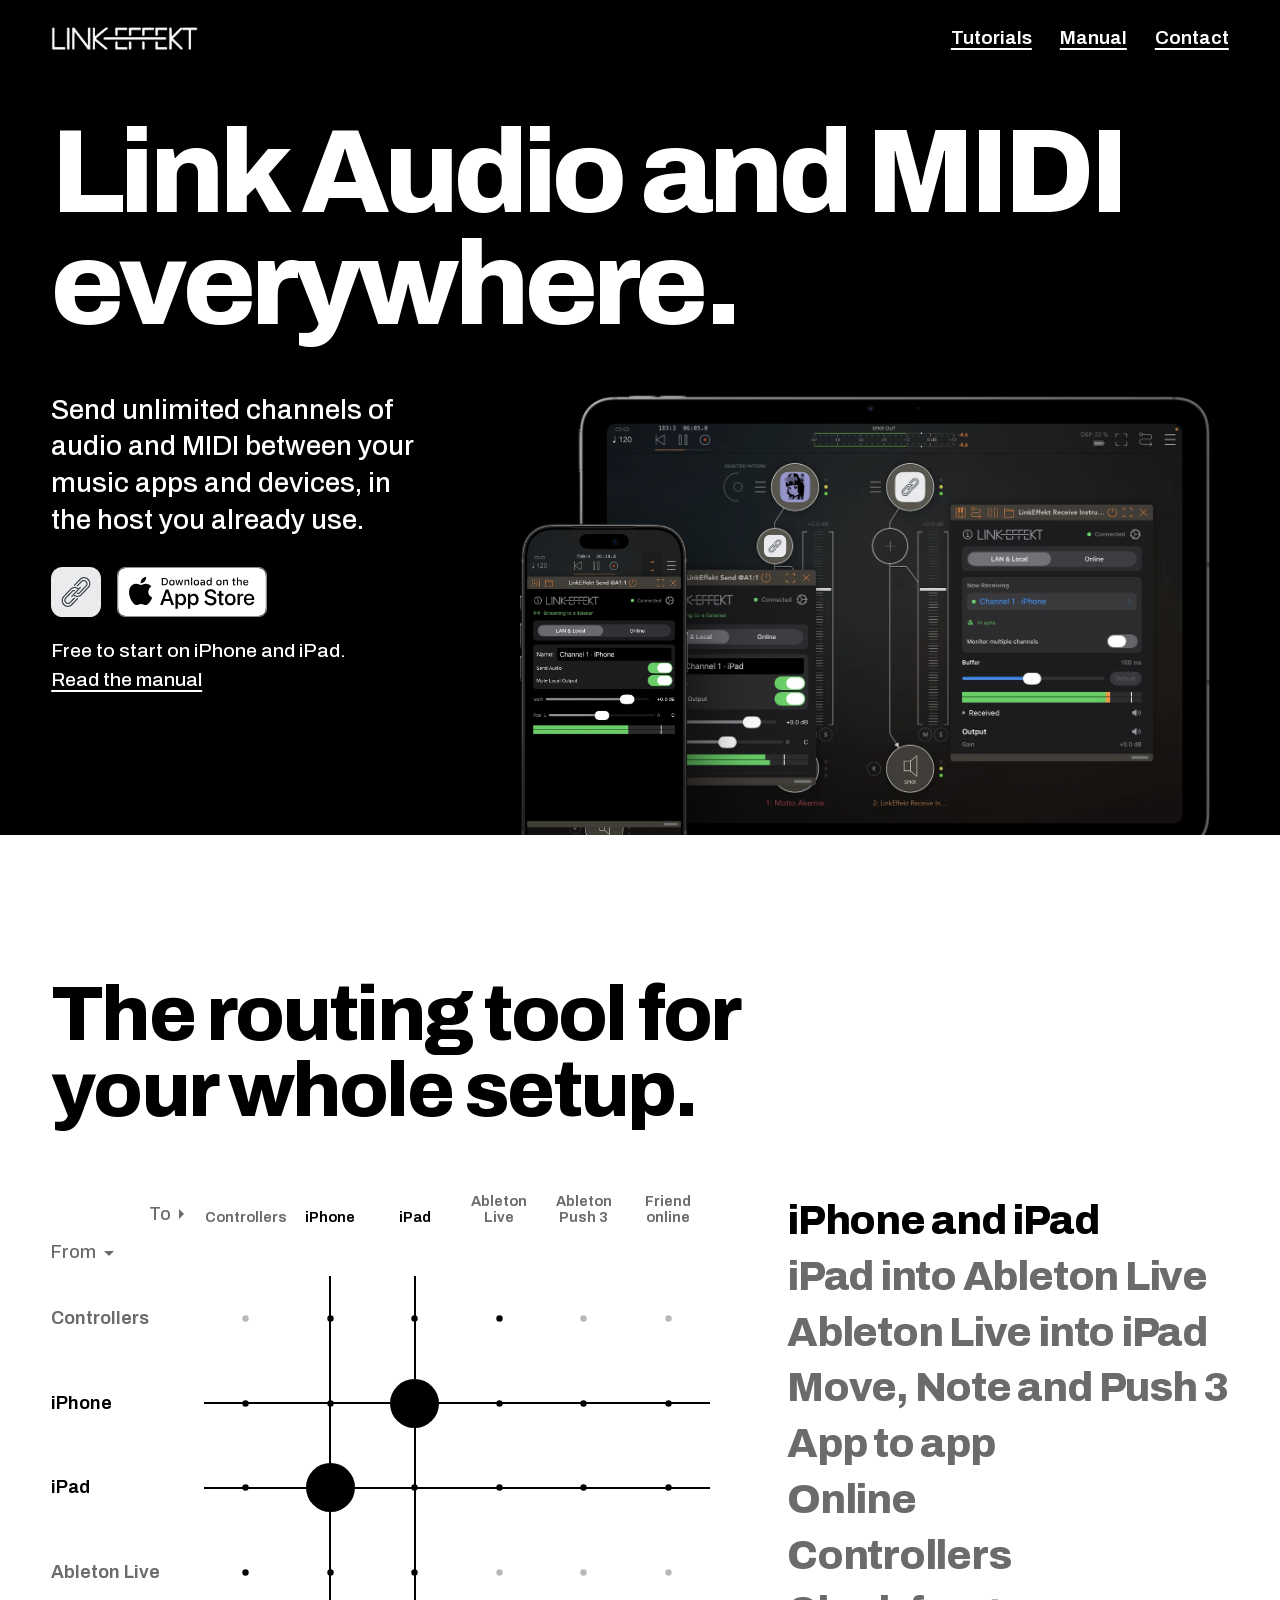
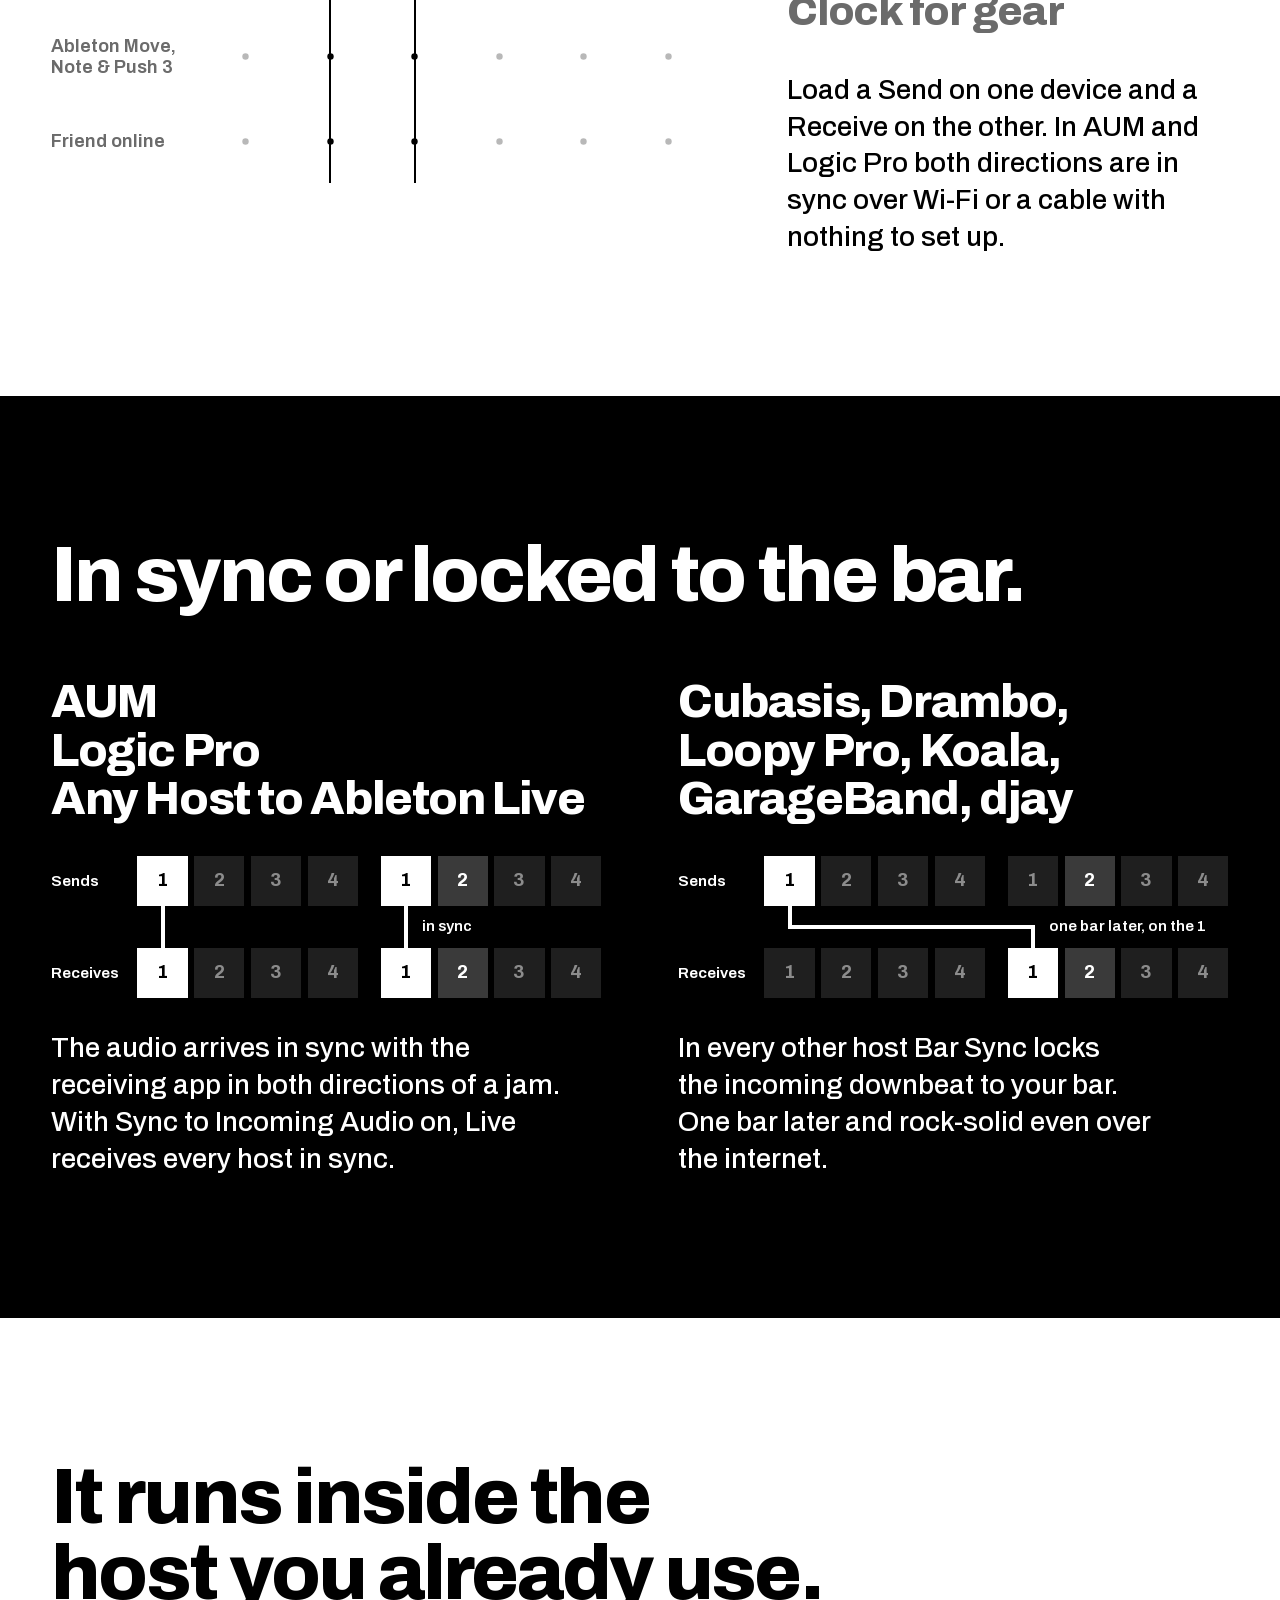
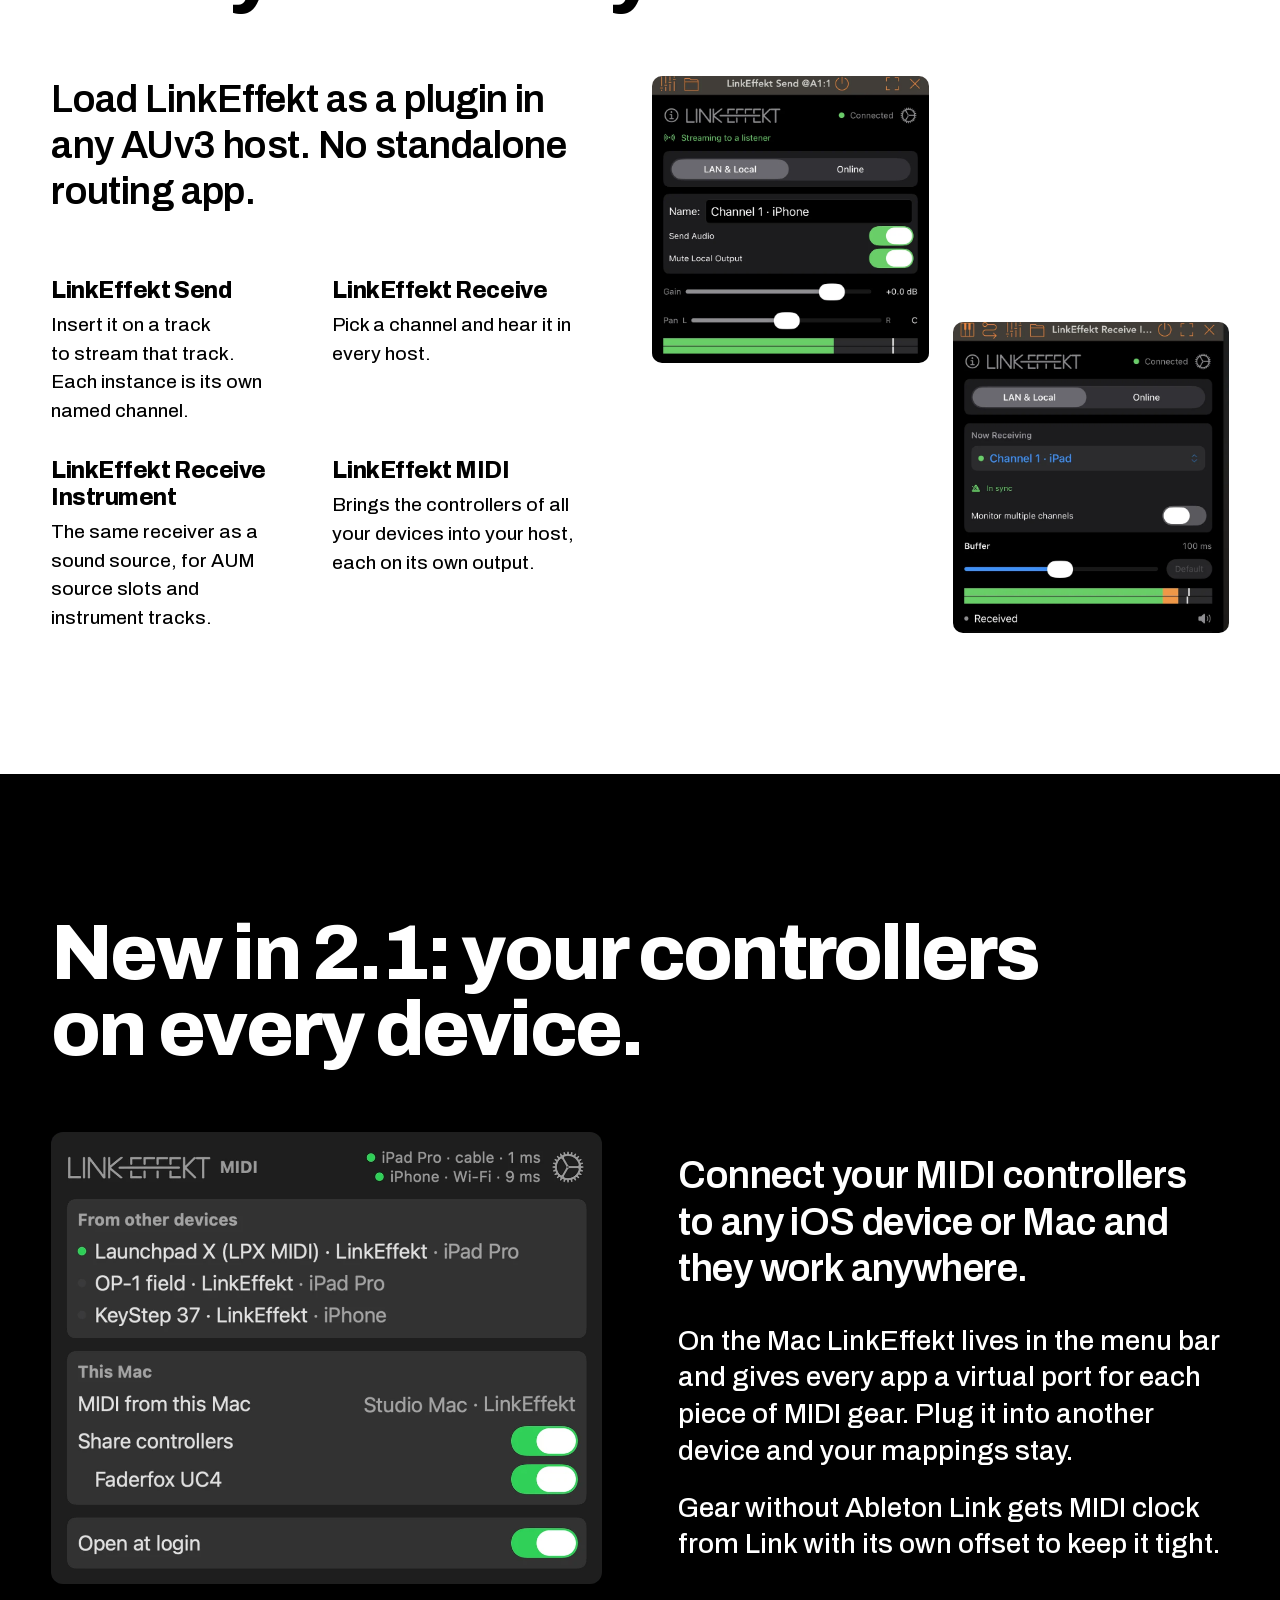
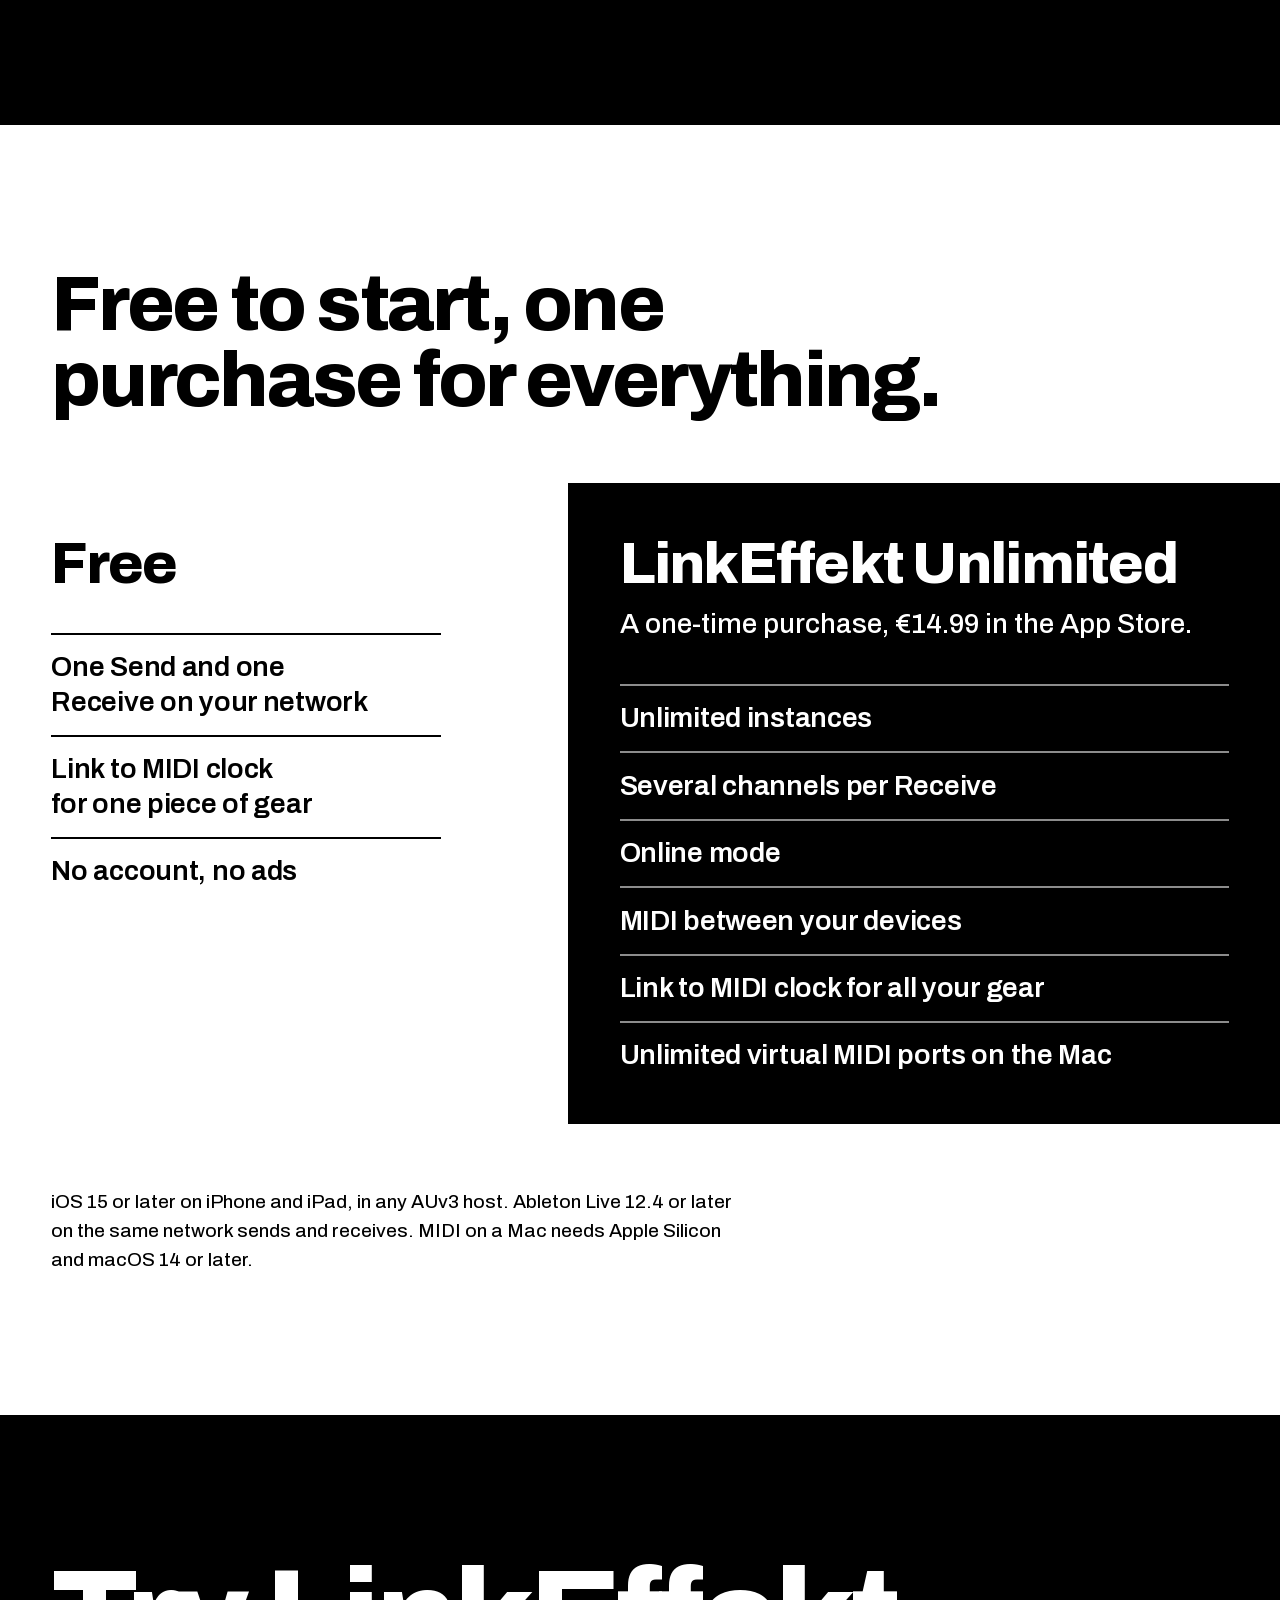
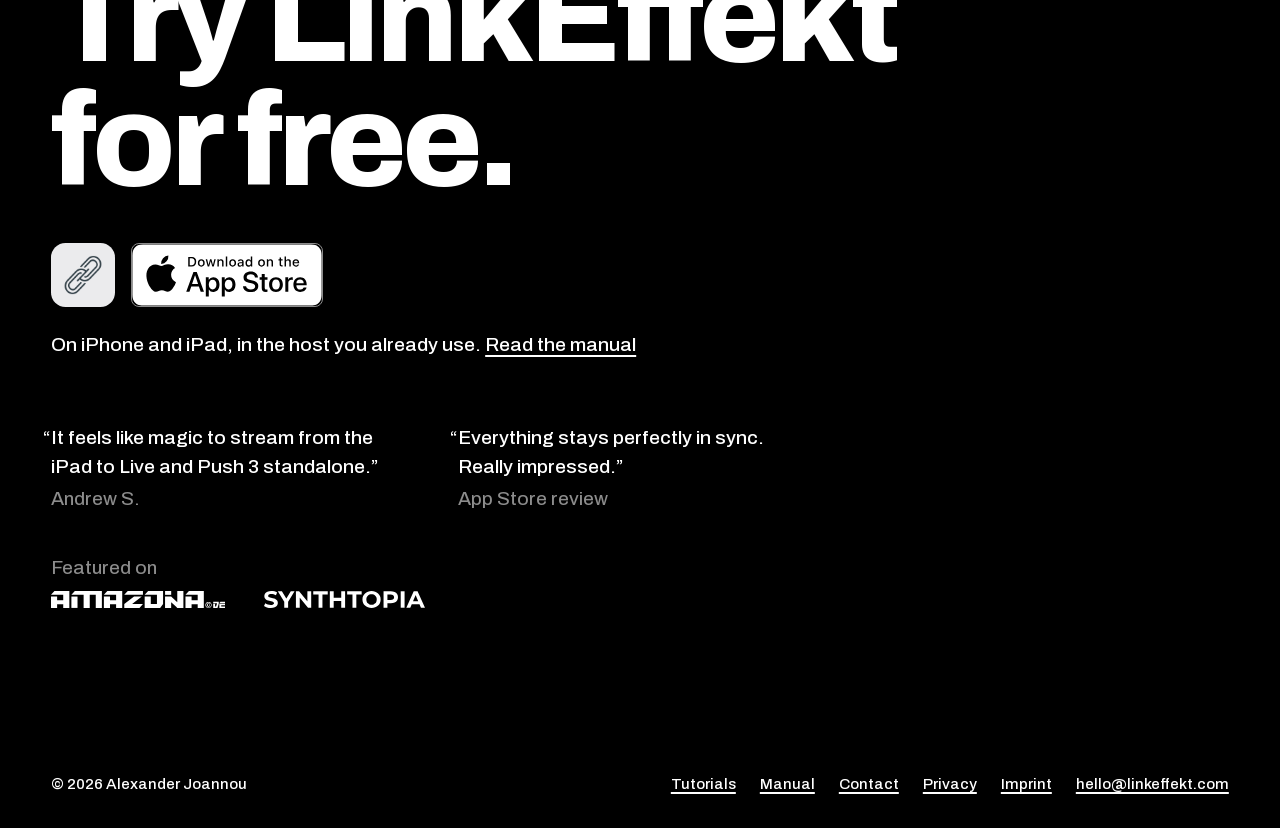
<file: index.html>
<!DOCTYPE html>
<html lang="en">
<head>
<meta charset="utf-8">
<meta name="viewport" content="width=device-width, initial-scale=1">
<title>LinkEffekt: stream audio and MIDI between your music apps</title>
<meta name="description" content="LinkEffekt streams audio and MIDI between your music apps and devices, in sync with Ableton Link. AUv3 plugins for iPhone and iPad, a Mac app for MIDI.">
<meta property="og:type" content="website">
<meta property="og:site_name" content="LinkEffekt">
<meta property="og:title" content="LinkEffekt: stream audio and MIDI between your music apps">
<meta property="og:description" content="LinkEffekt streams audio and MIDI between your music apps and devices, in sync with Ableton Link. AUv3 plugins for iPhone and iPad, a Mac app for MIDI.">
<meta property="og:url" content="https://linkeffekt.com/">
<meta property="og:image" content="https://linkeffekt.com/og-home.png">
<meta property="og:image:width" content="1200">
<meta property="og:image:height" content="630">
<meta property="og:image:alt" content="Link Audio and MIDI everywhere: an iPhone running LinkEffekt Send and an iPad running LinkEffekt Receive in AUM.">
<meta name="twitter:card" content="summary_large_image">
<link rel="icon" type="image/png" href="favicon-64.png">
<link rel="apple-touch-icon" href="icon-180.png">
<link rel="preload" href="fonts/archivo-var.woff2" as="font" type="font/woff2" crossorigin>
<link rel="stylesheet" href="home.css?v=34">
<link rel="stylesheet" href="head.css?v=7f80bca2">
<script>document.documentElement.classList.add('js')</script>
</head>
<body>

<header class="site-head dark">
  <a class="logo-link" href="./" aria-label="LinkEffekt home"><img src="logo-dark.png" width="759" height="134" alt="LinkEffekt"></a>
  <nav class="site-nav" aria-label="Main">
    <a href="tutorials.html">Tutorials</a>
    <a href="manual.html">Manual</a>
    <a class="nav-wide" href="contact.html">Contact</a>
  </nav>
</header>

<main>

<section class="stage dark" aria-labelledby="title">
  <h1 id="title">Link Audio and MIDI<br> everywhere.</h1>
  <div class="stage-side">
    <p class="sub">Send unlimited channels of audio and MIDI between your music apps and devices, in the host you already use.</p>
    <div class="stage-action">
      <img class="icon" src="icon-180.png" width="180" height="180" alt="">
      <a class="badge" href="https://apps.apple.com/app/linkeffekt/id6759493415"><img src="img/home/app-store-badge-white.svg" width="150" height="50" alt="Download on the App Store"></a>
    </div>
    <p class="fine">Free to start on iPhone and iPad. <a href="manual.html">Read the manual</a></p>
  </div>
  <div class="devices">
    <img class="d-ipad" src="img/home/ipad-receive.webp" width="1400" height="1015" alt="iPad running AUM with LinkEffekt Receive: Channel 1 · iPhone, in sync.">
    <img class="d-iphone" src="img/home/iphone-send.webp" width="520" height="1063" alt="iPhone running AUM with LinkEffekt Send: Channel 1 · iPhone, streaming to a listener.">
  </div>
</section>

<section class="routes" aria-labelledby="routes-title">
  <h2 id="routes-title">The routing tool for your whole setup.</h2>
  <div class="matrix" id="matrix" aria-hidden="true"></div>
  <div class="patch">
    <div class="strips" role="group" aria-label="Pick a setup">
      <button type="button" class="strip" data-route="jam" aria-pressed="true">iPhone and iPad</button>
      <button type="button" class="strip" data-route="live" aria-pressed="false">iPad into Ableton Live</button>
      <button type="button" class="strip" data-route="back" aria-pressed="false">Ableton Live into iPad</button>
      <button type="button" class="strip" data-route="move" aria-pressed="false">Move, Note and Push 3</button>
      <button type="button" class="strip" data-route="apps" aria-pressed="false">App to app</button>
      <button type="button" class="strip" data-route="online" aria-pressed="false">Online</button>
      <button type="button" class="strip" data-route="midi" aria-pressed="false">Controllers</button>
      <button type="button" class="strip" data-route="clock" aria-pressed="false">Clock for gear</button>
    </div>
    <div class="notes" aria-live="polite">
      <p data-route="jam">Load a Send on one device and a Receive on the other. In AUM and Logic Pro both directions are in sync over Wi-Fi or a cable with nothing to set up.</p>
      <p data-route="live">Each iPad track shows up in Ableton Live 12.4 or later as its own Link Audio channel, in sync from any host and with no audio interface in between.</p>
      <p data-route="back">Ableton Live’s tracks play in your iPad host. Bar Sync locks them to your bar.</p>
      <p data-route="move">Ableton Move, Note and Push 3 in Standalone Mode send their tracks over Link Audio. A Receive on your iPad picks them up, and Bar Sync locks them to your bar so you can record each track simultaneously. Push also receives what your iPad sends.</p>
      <p data-route="apps">From one app into another on the same device in sync and with almost no delay. No Wi-Fi and no Link setup.</p>
      <p data-route="online">Create a room, share the code and jam over the internet. Bar Sync delays by whole bars, so your partner’s “1” lands on your “1”.</p>
      <p data-route="midi">Connect your controllers to any iOS device or Mac and they work anywhere. Controllers and other MIDI gear get virtual ports so you keep all your mappings.</p>
      <p data-route="clock">Gear plugged into your iPad, iPhone or Mac gets MIDI clock from Ableton Link with its own offset for each piece.</p>
    </div>
  </div>
</section>

<section class="beat dark" aria-labelledby="beat-title">
  <h2 id="beat-title">In sync or locked to the bar.</h2>
  <div class="beat-pair">
    <div>
      <p class="hosts">AUM<br>Logic Pro<br>Any&nbsp;Host&nbsp;to&nbsp;Ableton&nbsp;Live</p>
      <div class="seq seq-same" role="img" aria-label="Two bars of four beats. The app that sends and the app that receives hit the same beat.">
        <span class="trk">Sends</span><div class="lane" data-lane><i class="pad hit">1</i><i class="pad">2</i><i class="pad">3</i><i class="pad">4</i><i class="pad hit">1</i><i class="pad">2</i><i class="pad">3</i><i class="pad">4</i></div>
        <div class="tie"><span>in sync</span></div>
        <span class="trk">Receives</span><div class="lane" data-lane><i class="pad hit">1</i><i class="pad">2</i><i class="pad">3</i><i class="pad">4</i><i class="pad hit">1</i><i class="pad">2</i><i class="pad">3</i><i class="pad">4</i></div>
      </div>
      <p class="say">The audio arrives in sync with the receiving app in both directions of a jam. With Sync to Incoming Audio on, Live receives every host in sync.</p>
    </div>
    <div>
      <p class="hosts hosts-small">Cubasis, Drambo, Loopy Pro, Koala, GarageBand, djay</p>
      <div class="seq seq-bar" role="img" aria-label="Two bars of four beats. With Bar Sync the downbeat that is sent arrives exactly one bar later, on the downbeat of the app that receives.">
        <span class="trk">Sends</span><div class="lane" data-lane><i class="pad hit">1</i><i class="pad">2</i><i class="pad">3</i><i class="pad">4</i><i class="pad">1</i><i class="pad">2</i><i class="pad">3</i><i class="pad">4</i></div>
        <div class="tie"><span>one bar later, on the 1</span></div>
        <span class="trk">Receives</span><div class="lane" data-lane><i class="pad">1</i><i class="pad">2</i><i class="pad">3</i><i class="pad">4</i><i class="pad hit">1</i><i class="pad">2</i><i class="pad">3</i><i class="pad">4</i></div>
      </div>
      <p class="say">In every other host Bar Sync locks the incoming downbeat to your bar. One bar later and rock-solid even over the internet.</p>
    </div>
  </div>
</section>

<section class="host" aria-labelledby="host-title">
  <h2 id="host-title">It runs inside the host you already use.</h2>
  <p class="lead">Load LinkEffekt as a plugin in any AUv3 host. No standalone routing app.</p>
  <div class="host-shots">
    <img src="img/home/plugin-send.webp" width="800" height="833" alt="LinkEffekt Send in AUM: Channel 1 · iPhone, its status line reads Streaming to a listener.">
    <img src="img/home/plugin-receive.webp" width="800" height="901" alt="LinkEffekt Receive in AUM, playing Channel 1 · iPad, status In sync, Buffer 100 ms.">
  </div>
  <dl>
    <div><dt>LinkEffekt Send</dt><dd>Insert it on a track to stream that track. Each instance is its own named channel.</dd></div>
    <div><dt>LinkEffekt Receive</dt><dd>Pick a channel and hear it in every host.</dd></div>
    <div><dt>LinkEffekt Receive Instrument</dt><dd>The same receiver as a sound source, for AUM source slots and instrument tracks.</dd></div>
    <div><dt>LinkEffekt MIDI</dt><dd>Brings the controllers of all your devices into your host, each on its own output.</dd></div>
  </dl>
</section>

<section class="midi dark" id="midi" aria-labelledby="midi-title">
  <h2 id="midi-title">New in 2.1: your controllers on every device.</h2>
  <img class="midi-shot" src="img/home/mac-midi.webp" width="1056" height="868" loading="lazy" alt="LinkEffekt MIDI on the Mac: controllers from an iPad Pro and an iPhone listed as ports, Share controllers switched on for a Faderfox UC4.">
  <div class="midi-text">
    <p class="lead">Connect your MIDI controllers to any iOS device or Mac and they work anywhere.</p>
    <p>On the Mac LinkEffekt lives in the menu bar and gives every app a virtual port for each piece of MIDI gear. Plug it into another device and your mappings stay.</p>
    <p>Gear without Ableton Link gets MIDI clock from Link with its own offset to keep it tight.</p>
  </div>
</section>

<section class="price" aria-labelledby="price-title">
  <h2 id="price-title">Free to start, one purchase for everything.</h2>
  <div class="price-pair">
    <div class="tier">
      <h3>Free</h3>
      <ul>
        <li>One Send and one Receive on your network</li>
        <li>Link to MIDI clock for one piece of gear</li>
        <li>No account, no ads</li>
      </ul>
    </div>
    <div class="tier tier-full dark">
      <h3>LinkEffekt Unlimited</h3>
      <p class="once">A one-time purchase, €14.99 in the App Store.</p>
      <ul>
        <li>Unlimited instances</li>
        <li>Several channels per Receive</li>
        <li>Online mode</li>
        <li>MIDI between your devices</li>
        <li>Link to MIDI clock for all your gear</li>
        <li>Unlimited virtual MIDI ports on the Mac</li>
      </ul>
    </div>
  </div>
  <p class="needs">iOS 15 or later on iPhone and iPad, in any AUv3 host. Ableton Live 12.4 or later on the same network sends and receives. MIDI on a Mac needs Apple Silicon and macOS 14 or later.</p>
</section>

<section class="close dark" aria-labelledby="close-title">
  <h2 id="close-title">Try LinkEffekt for free.</h2>
  <div class="stage-action">
    <img class="icon" src="icon-180.png" width="180" height="180" alt="">
    <a class="badge" href="https://apps.apple.com/app/linkeffekt/id6759493415"><img src="img/home/app-store-badge-white.svg" width="150" height="50" alt="Download on the App Store"></a>
  </div>
  <p class="fine">On iPhone and iPad, in the host you already use. <a href="manual.html">Read the manual</a></p>
  <div class="voices">
    <figure>
      <blockquote><p>“It feels like magic to stream from the iPad to Live and Push 3 standalone.”</p></blockquote>
      <figcaption>Andrew S.</figcaption>
    </figure>
    <figure>
      <blockquote><p>“Everything stays perfectly in sync. Really impressed.”</p></blockquote>
      <figcaption>App Store review</figcaption>
    </figure>
  </div>
  <p class="press"><span>Featured on</span>
    <span class="press-logos">
      <a href="https://www.amazona.de/linkeffekt-2-1-link-audio-und-midi-zwischen-ipad-iphone-und-mac/" aria-label="LinkEffekt on amazona.de"><img src="img/home/press-amazona.svg" width="729" height="72" alt="amazona.de"></a>
      <a href="https://www.synthtopia.com/content/2026/11/17/linkeffekt-lets-you-route-audio-midi-between-iphone-ipad-mac/" aria-label="LinkEffekt on Synthtopia"><img src="img/home/press-synthtopia.svg" width="677" height="72" alt="Synthtopia"></a>
    </span>
  </p>
</section>

</main>

<footer class="foot dark">
  <span>© 2026 Alexander Joannou</span>
  <span><a href="tutorials.html">Tutorials</a><a href="manual.html">Manual</a><a href="contact.html">Contact</a><a href="privacy.html">Privacy</a><a href="imprint.html">Imprint</a><a href="mailto:hello@linkeffekt.com">hello@linkeffekt.com</a></span>
</footer>

<script src="home.js?v=10"></script>
</body>
</html>
</file>
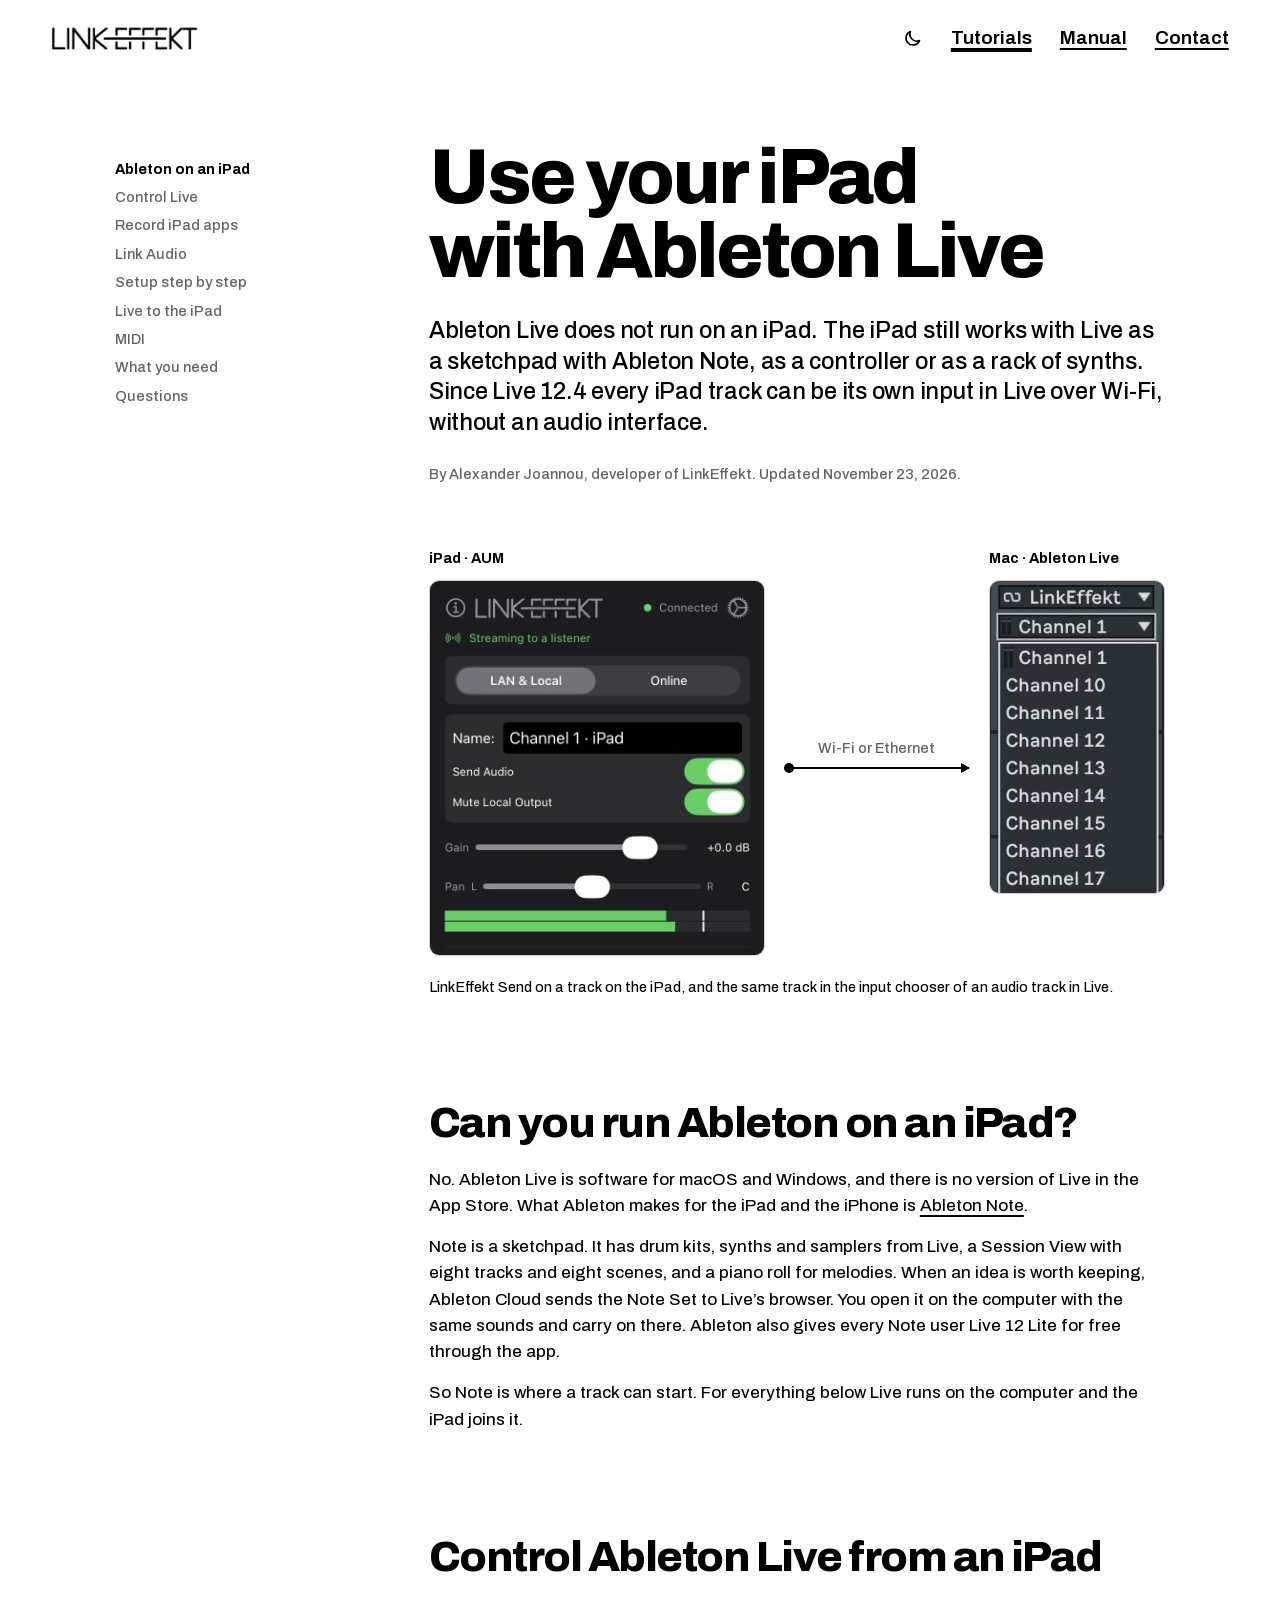
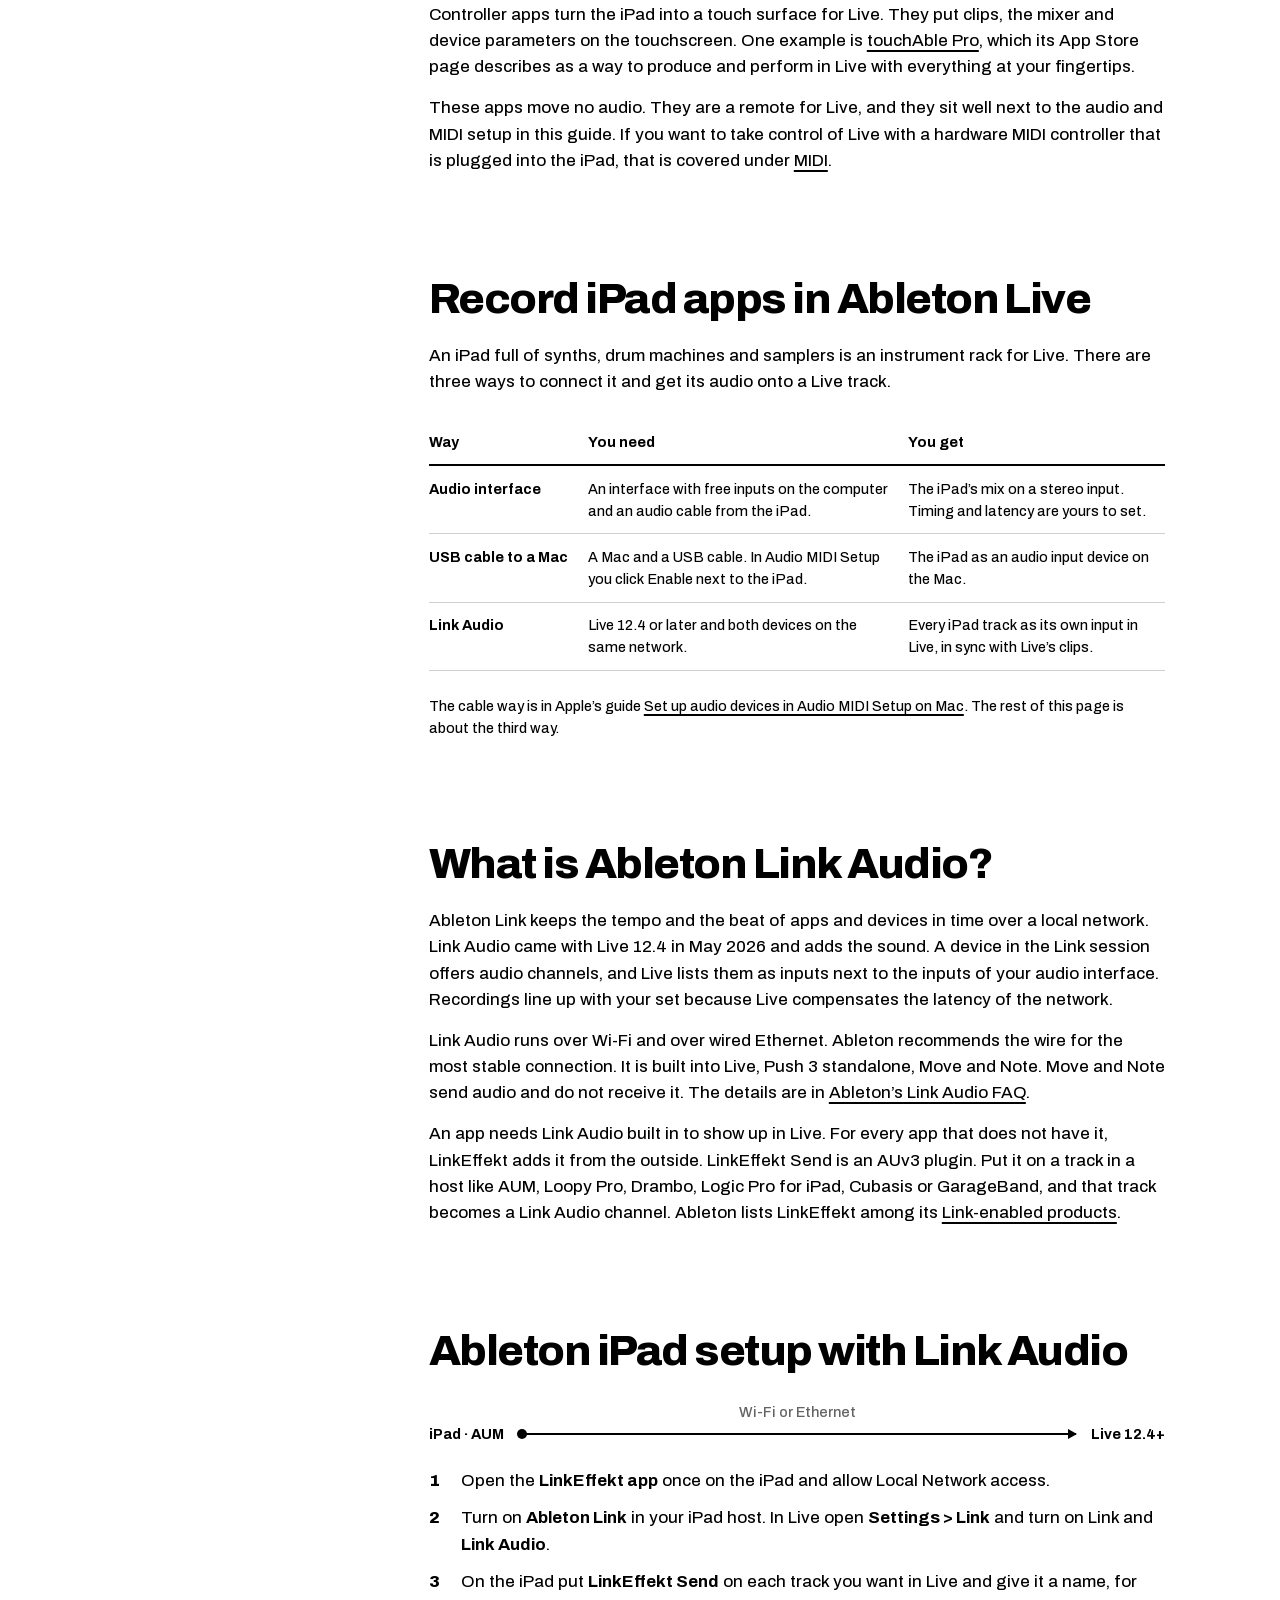
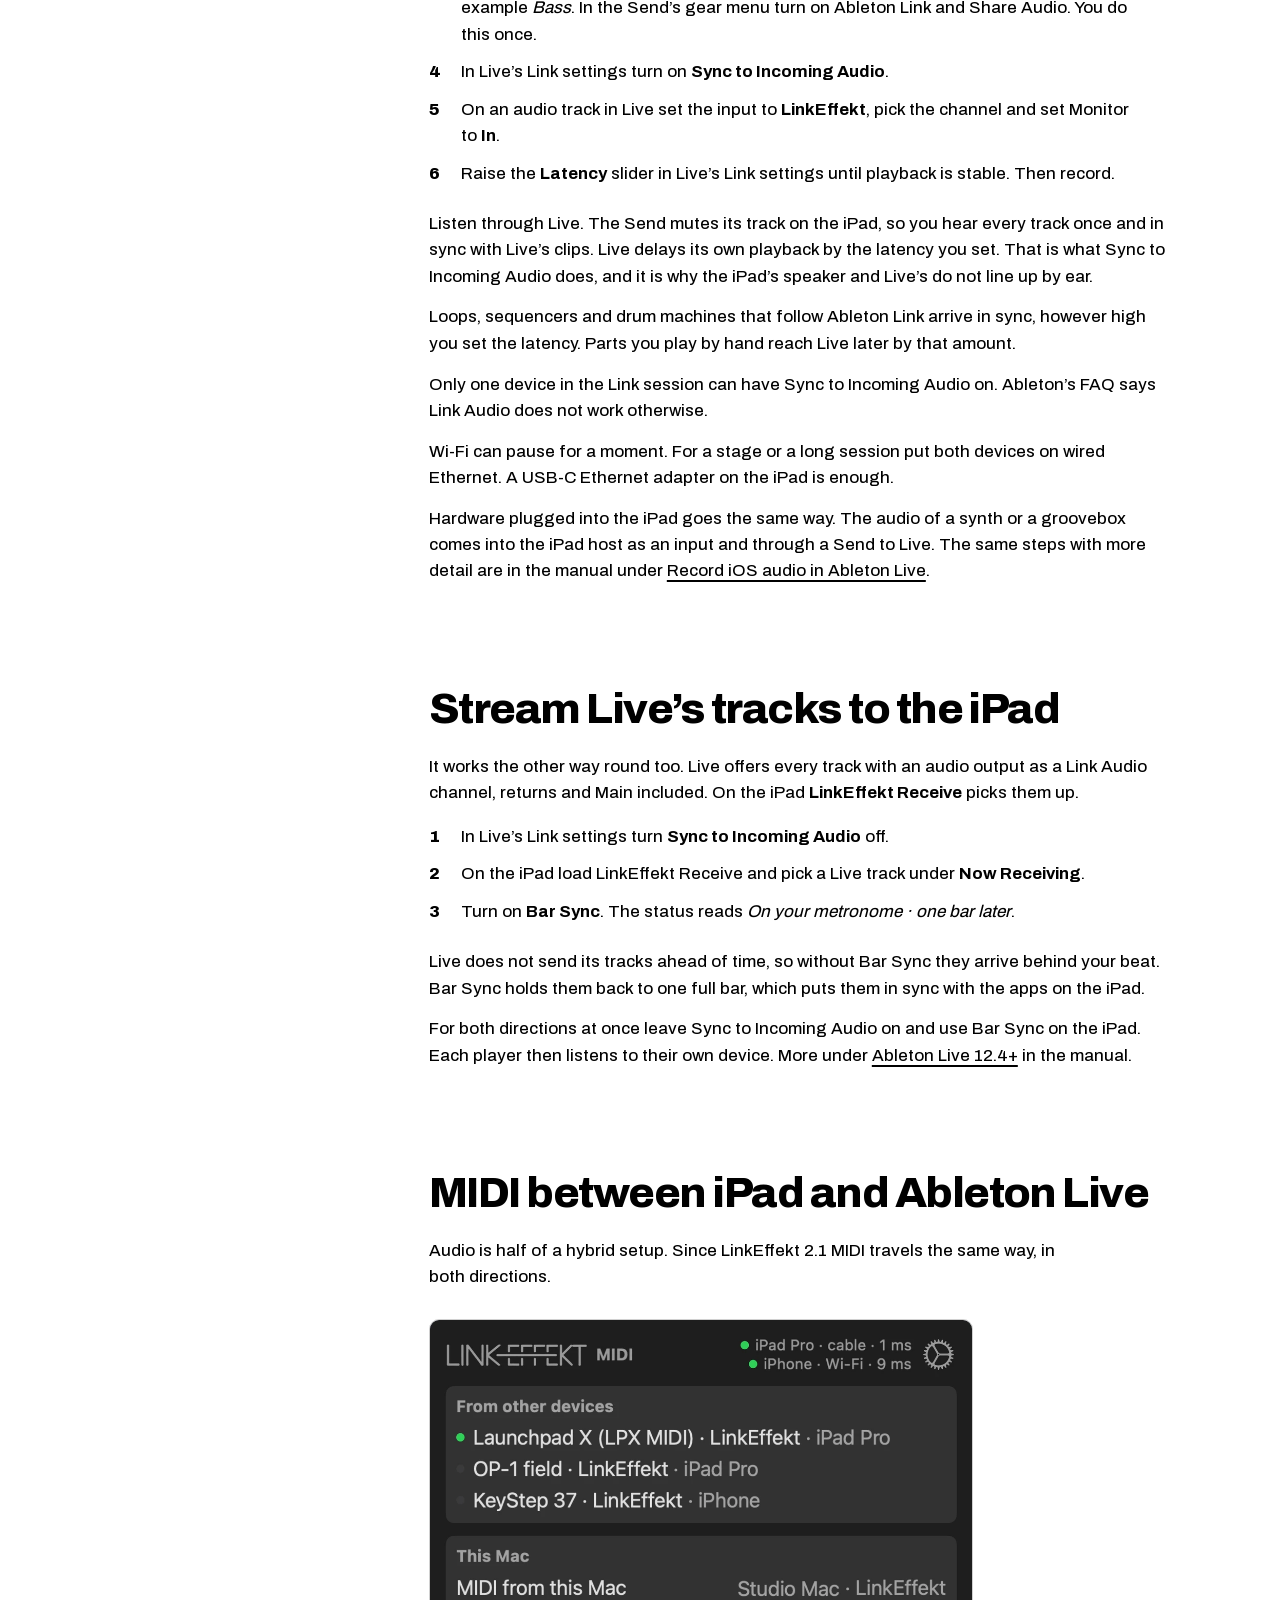
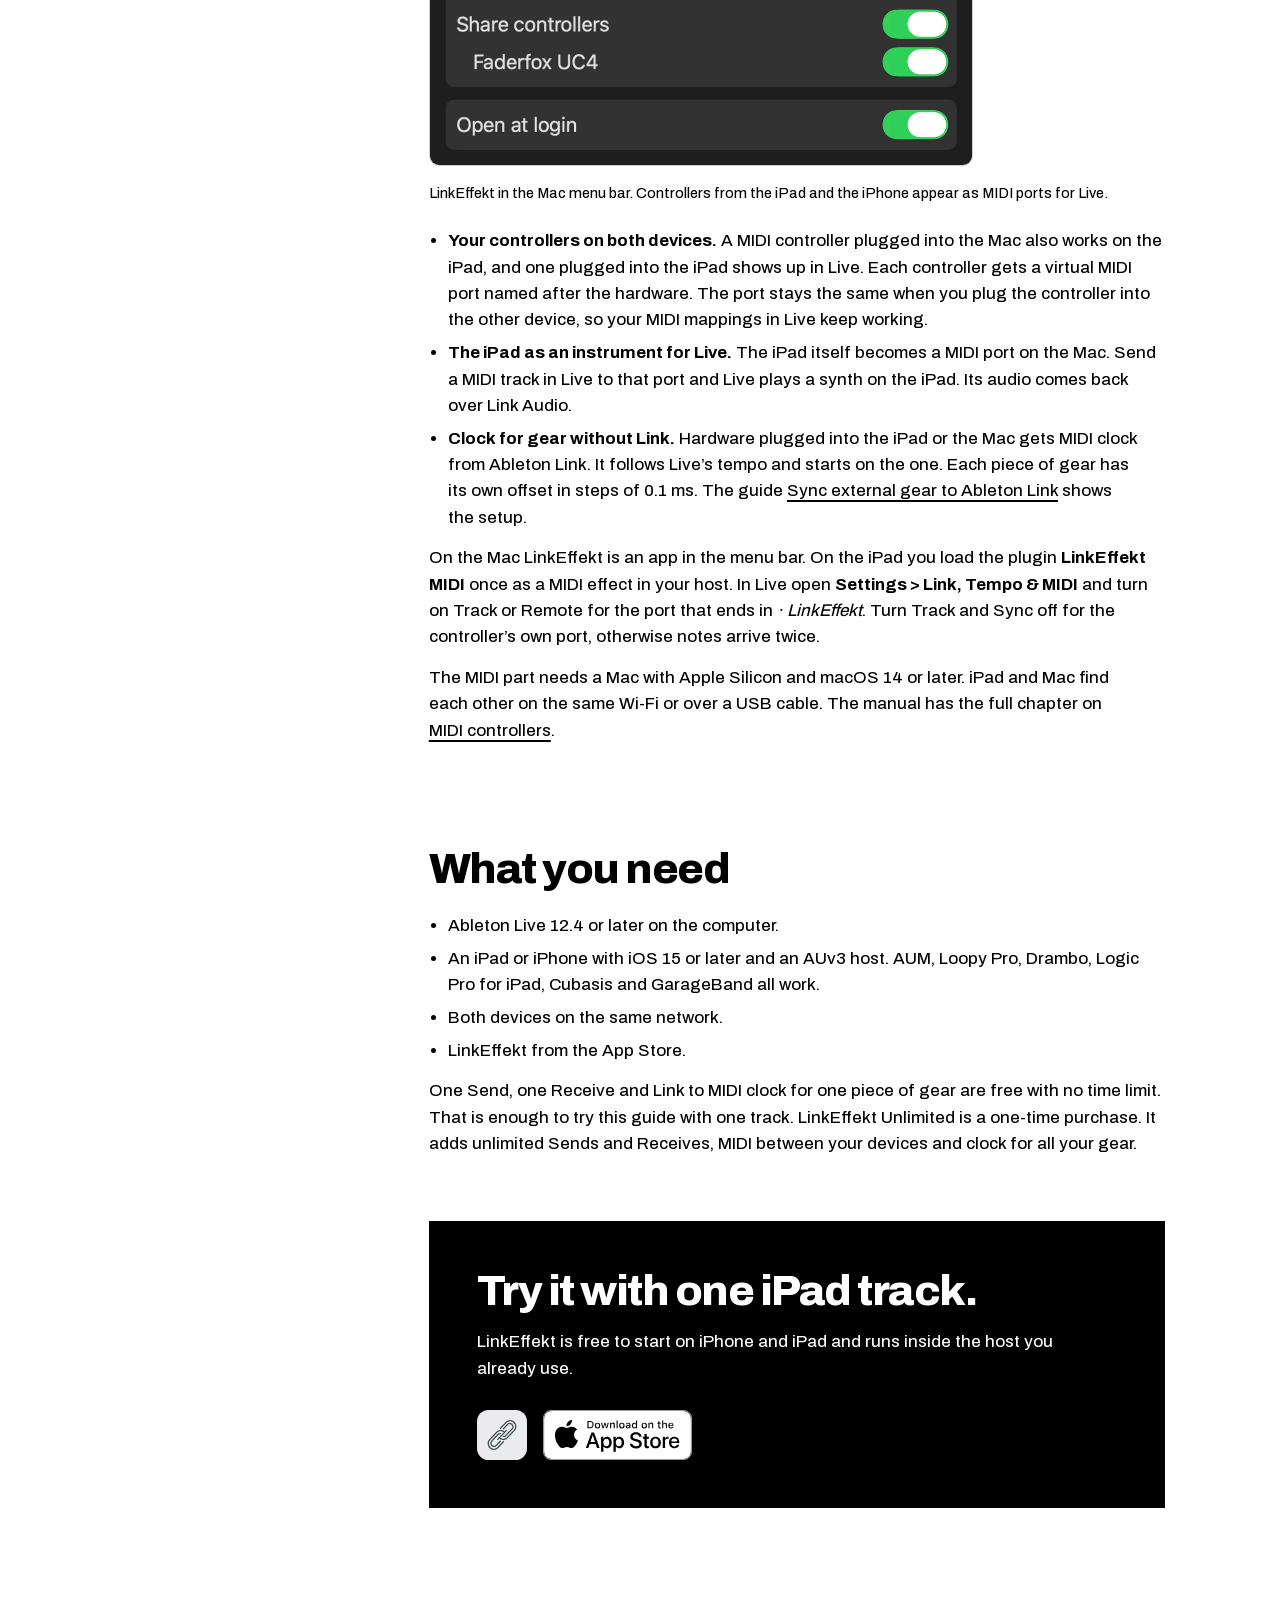
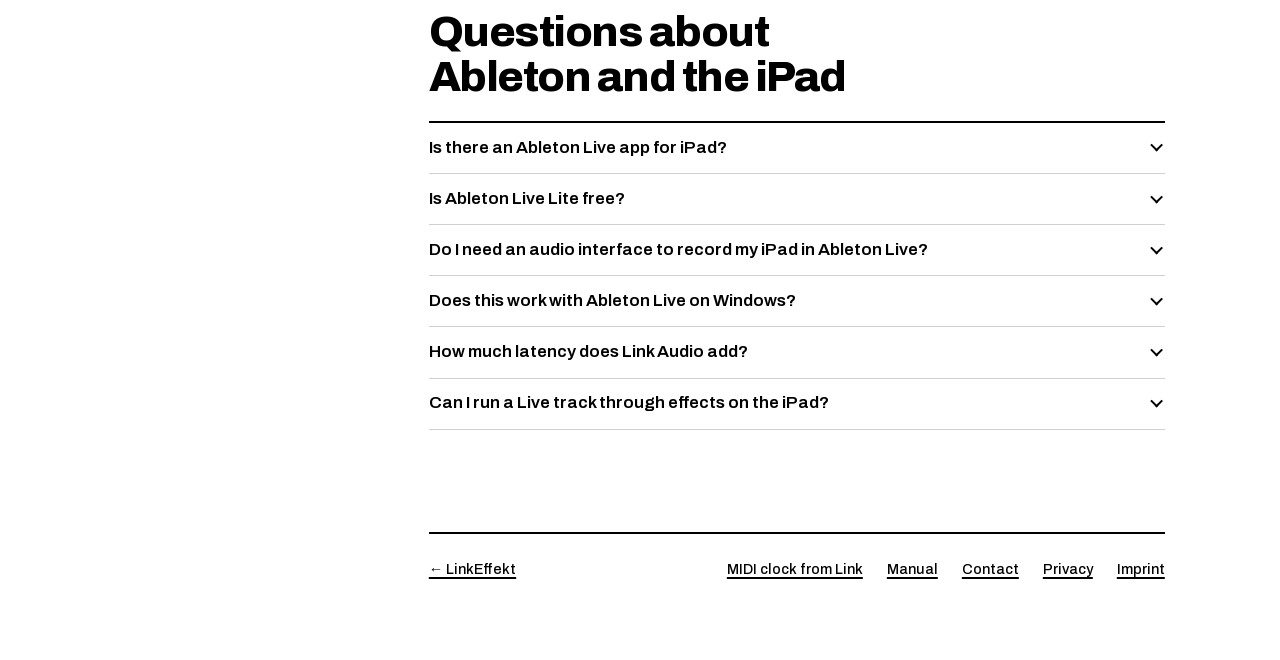
<file: ableton-ipad.html>
<!DOCTYPE html>
<html lang="en">
<head>
<meta charset="utf-8">
<meta name="viewport" content="width=device-width, initial-scale=1">
<title>Ableton iPad: use your iPad with Ableton Live | LinkEffekt</title>
<meta name="description" content="Ableton Live does not run on an iPad. How to use the iPad with Live anyway: Note, controller apps and every iPad track over Link Audio.">
<link rel="canonical" href="https://linkeffekt.com/ableton-ipad.html">
<meta property="og:type" content="article">
<meta property="og:site_name" content="LinkEffekt">
<meta property="og:title" content="Use your iPad with Ableton Live">
<meta property="og:description" content="Ableton Live does not run on an iPad. How to use the iPad with Live anyway: Note, controller apps and every iPad track over Link Audio.">
<meta property="og:url" content="https://linkeffekt.com/ableton-ipad.html">
<meta property="og:image" content="https://linkeffekt.com/og-ableton-ipad.png">
<meta property="og:image:width" content="1200">
<meta property="og:image:height" content="630">
<meta property="og:image:alt" content="Use your iPad with Ableton Live: LinkEffekt Send on an iPad track and the same track in the input chooser of Ableton Live.">
<meta name="twitter:card" content="summary_large_image">
<link rel="icon" type="image/png" href="favicon-64.png">
<link rel="apple-touch-icon" href="icon-180.png">
<link rel="preload" href="fonts/archivo-var.woff2" as="font" type="font/woff2" crossorigin>
<link rel="stylesheet" href="style.css?v=1aa4c1b9">
<link rel="stylesheet" href="head.css?v=7f80bca2">
<link rel="stylesheet" href="guide.css?v=cc62a242">
<script>document.documentElement.classList.add('js');try{var t=localStorage.getItem('le-theme');if(t==='light'||t==='dark')document.documentElement.setAttribute('data-theme',t)}catch(e){}</script>
<script type="application/ld+json">
{
  "@context": "https://schema.org",
  "@graph": [
    {
      "@type": "Article",
      "@id": "https://linkeffekt.com/ableton-ipad.html#article",
      "headline": "Use your iPad with Ableton Live",
      "description": "Ableton Live does not run on an iPad. How to use the iPad with Live anyway: Note, controller apps and every iPad track over Link Audio.",
      "image": "https://linkeffekt.com/og-ableton-ipad.png",
      "datePublished": "2026-11-23",
      "dateModified": "2026-11-23",
      "inLanguage": "en",
      "mainEntityOfPage": "https://linkeffekt.com/ableton-ipad.html",
      "author": { "@type": "Person", "name": "Alexander Joannou", "url": "https://linkeffekt.com/imprint.html" },
      "publisher": { "@type": "Organization", "name": "LinkEffekt", "url": "https://linkeffekt.com/", "logo": { "@type": "ImageObject", "url": "https://linkeffekt.com/icon-180.png" } },
      "about": [
        { "@type": "SoftwareApplication", "name": "Ableton Live", "applicationCategory": "MusicApplication", "operatingSystem": "macOS, Windows" },
        { "@type": "SoftwareApplication", "name": "LinkEffekt", "applicationCategory": "MusicApplication", "operatingSystem": "iOS, iPadOS, macOS", "url": "https://apps.apple.com/app/linkeffekt/id6759493415" }
      ]
    },
    {
      "@type": "BreadcrumbList",
      "itemListElement": [
        { "@type": "ListItem", "position": 1, "name": "LinkEffekt", "item": "https://linkeffekt.com/" },
        { "@type": "ListItem", "position": 2, "name": "iPad with Ableton Live", "item": "https://linkeffekt.com/ableton-ipad.html" }
      ]
    },
    {
      "@type": "FAQPage",
      "mainEntity": [
        { "@type": "Question", "name": "Is there an Ableton Live app for iPad?", "acceptedAnswer": { "@type": "Answer", "text": "No. Ableton’s app for iPad and iPhone is Note, a sketchpad for new ideas. Live runs on a Mac or a Windows computer." } },
        { "@type": "Question", "name": "Is Ableton Live Lite free?", "acceptedAnswer": { "@type": "Answer", "text": "According to Ableton, Live 12 Lite is free for all Note users through the app. It runs on the computer and not on the iPad." } },
        { "@type": "Question", "name": "Do I need an audio interface to record my iPad in Ableton Live?", "acceptedAnswer": { "@type": "Answer", "text": "No. With Live 12.4 or later the audio travels over your network with Link Audio. Each iPad track with LinkEffekt Send shows up as its own input in Live." } },
        { "@type": "Question", "name": "Does this work with Ableton Live on Windows?", "acceptedAnswer": { "@type": "Answer", "text": "Link Audio is part of Live 12.4 on every computer Live runs on, and the audio part of this guide needs nothing else on the computer. I test with Live on a Mac. The MIDI part needs the LinkEffekt app for Mac." } },
        { "@type": "Question", "name": "How much latency does Link Audio add?", "acceptedAnswer": { "@type": "Answer", "text": "It depends on your network. You set it with the Latency slider in Live’s Link settings. With Sync to Incoming Audio on, Live shifts its own playback by that amount, so the iPad tracks stay in sync with Live’s clips." } },
        { "@type": "Question", "name": "Can I run a Live track through effects on the iPad?", "acceptedAnswer": { "@type": "Answer", "text": "You can stream a Live track to the iPad and process it there. A round trip back into the same Live set does not line up with the original yet." } }
      ]
    }
  ]
}
</script>
</head>
<body class="guide">

<header class="site-head">
  <a class="logo-link" href="./" aria-label="LinkEffekt home"><img class="logo" src="logo@3x.png" width="679" height="120" alt="LinkEffekt"></a>
  <nav class="site-nav" aria-label="Main">
    <button type="button" class="theme-toggle" id="theme-toggle" aria-label="Switch between light and dark">
      <svg class="ico-sun" viewBox="0 0 20 20" aria-hidden="true"><circle cx="10" cy="10" r="3.6" fill="none" stroke="currentColor" stroke-width="1.6"/><path d="M10 1.8v2.2M10 16v2.2M1.8 10H4M16 10h2.2M4.2 4.2l1.6 1.6M14.2 14.2l1.6 1.6M4.2 15.8l1.6-1.6M14.2 5.8l1.6-1.6" stroke="currentColor" stroke-width="1.6" stroke-linecap="round"/></svg>
      <svg class="ico-moon" viewBox="0 0 20 20" aria-hidden="true"><path d="M16.5 12.6A7 7 0 0 1 7.4 3.5a7 7 0 1 0 9.1 9.1z" fill="none" stroke="currentColor" stroke-width="1.6" stroke-linejoin="round"/></svg>
    </button>
    <a href="tutorials.html" aria-current="true">Tutorials</a>
    <a href="manual.html">Manual</a>
    <a class="nav-wide" href="contact.html">Contact</a>
  </nav>
</header>

<div class="wrap wide manual-layout">

  <aside class="side-toc" aria-label="On this page">
    <nav id="side-nav">
      <a href="#run">Ableton on an iPad</a>
      <a href="#control">Control Live</a>
      <a href="#record">Record iPad apps</a>
      <a href="#link-audio">Link Audio</a>
      <a href="#setup">Setup step by step</a>
      <a href="#back">Live to the iPad</a>
      <a href="#midi">MIDI</a>
      <a href="#need">What you need</a>
      <a href="#faq">Questions</a>
    </nav>
  </aside>

  <main class="prose">

  <header class="page-head">
    <h1>Use your iPad with Ableton Live</h1>
    <p class="answer">Ableton Live does not run on an iPad. The iPad still works with Live as a sketchpad with Ableton Note, as a controller or as a rack of synths. Since Live 12.4 every iPad track can be its own input in Live over Wi-Fi, without an audio interface.</p>
    <p class="byline">By Alexander Joannou, developer of LinkEffekt. Updated November 23, 2026.</p>
  </header>

  <figure class="path">
    <span class="path-name">iPad · AUM</span>
    <span class="path-name">Mac · Ableton Live</span>
    <img src="img/guide/send-ipad.webp" width="700" height="784" alt="LinkEffekt Send on an iPad track in AUM, named Channel 1 · iPad, status Streaming to a listener.">
    <span class="path-wire"><span>Wi-Fi or Ethernet</span></span>
    <img src="img/guide/live-channels.png" width="252" height="452" alt="Input chooser of an audio track in Ableton Live: the peer LinkEffekt and a list of channels, one for each iPad track.">
    <figcaption>LinkEffekt Send on a track on the iPad, and the same track in the input chooser of an audio track in Live.</figcaption>
  </figure>

  <nav class="guide-toc" aria-label="On this page">
    <a href="#run">Ableton on an iPad</a>
    <a href="#control">Control Live</a>
    <a href="#record">Record iPad apps</a>
    <a href="#link-audio">Link Audio</a>
    <a href="#setup">Setup step by step</a>
    <a href="#back">Live to the iPad</a>
    <a href="#midi">MIDI</a>
    <a href="#need">What you need</a>
    <a href="#faq">Questions</a>
  </nav>

  <h2 id="run">Can you run Ableton on an iPad?</h2>
  <p>No. Ableton Live is software for macOS and Windows, and there is no version of Live in the App Store. What Ableton makes for the iPad and the iPhone is <a href="https://www.ableton.com/en/note/" target="_blank" rel="noopener">Ableton Note</a>.</p>
  <p>Note is a sketchpad. It has drum kits, synths and samplers from Live, a Session View with eight tracks and eight scenes, and a piano roll for melodies. When an idea is worth keeping, Ableton Cloud sends the Note Set to Live’s browser. You open it on the computer with the same sounds and carry on there. Ableton also gives every Note user Live 12 Lite for free through the app.</p>
  <p>So Note is where a track can start. For everything below Live runs on the computer and the iPad joins it.</p>

  <h2 id="control">Control Ableton Live from an iPad</h2>
  <p>Controller apps turn the iPad into a touch surface for Live. They put clips, the mixer and device parameters on the touchscreen. One example is <a href="https://apps.apple.com/us/app/touchable-pro/id1205967746" target="_blank" rel="noopener">touchAble Pro</a>, which its App Store page describes as a way to produce and perform in Live with everything at your fingertips.</p>
  <p>These apps move no audio. They are a remote for Live, and they sit well next to the audio and MIDI setup in this guide. If you want to take control of Live with a hardware MIDI controller that is plugged into the iPad, that is covered under <a href="#midi">MIDI</a>.</p>

  <h2 id="record">Record iPad apps in Ableton Live</h2>
  <p>An iPad full of synths, drum machines and samplers is an instrument rack for Live. There are three ways to connect it and get its audio onto a Live track.</p>
  <div class="table-scroll">
    <table class="host-table">
      <tr><th>Way</th><th>You need</th><th>You get</th></tr>
      <tr><td>Audio interface</td><td data-label="You need">An interface with free inputs on the computer and an audio cable from the iPad.</td><td data-label="You get">The iPad’s mix on a stereo input. Timing and latency are yours to set.</td></tr>
      <tr><td>USB cable to a Mac</td><td data-label="You need">A Mac and a USB cable. In Audio MIDI Setup you click Enable next to the iPad.</td><td data-label="You get">The iPad as an audio input device on the Mac.</td></tr>
      <tr><td>Link Audio</td><td data-label="You need">Live 12.4 or later and both devices on the same network.</td><td data-label="You get">Every iPad track as its own input in Live, in sync with Live’s clips.</td></tr>
    </table>
  </div>
  <p class="src">The cable way is in Apple’s guide <a href="https://support.apple.com/guide/audio-midi-setup/ams59f301fda/mac" target="_blank" rel="noopener">Set up audio devices in Audio MIDI Setup on Mac</a>. The rest of this page is about the third way.</p>

  <h2 id="link-audio">What is Ableton Link Audio?</h2>
  <p>Ableton Link keeps the tempo and the beat of apps and devices in time over a local network. Link Audio came with Live 12.4 in May 2026 and adds the sound. A device in the Link session offers audio channels, and Live lists them as inputs next to the inputs of your audio interface. Recordings line up with your set because Live compensates the latency of the network.</p>
  <p>Link Audio runs over Wi-Fi and over wired Ethernet. Ableton recommends the wire for the most stable connection. It is built into Live, Push 3 standalone, Move and Note. Move and Note send audio and do not receive it. The details are in <a href="https://help.ableton.com/hc/en-us/articles/25425913328924-Link-Audio-FAQ" target="_blank" rel="noopener">Ableton’s Link Audio FAQ</a>.</p>
  <p>An app needs Link Audio built in to show up in Live. For every app that does not have it, LinkEffekt adds it from the outside. LinkEffekt Send is an AUv3 plugin. Put it on a track in a host like AUM, Loopy Pro, Drambo, Logic Pro for iPad, Cubasis or GarageBand, and that track becomes a Link Audio channel. Ableton lists LinkEffekt among its <a href="https://www.ableton.com/en/link/products/" target="_blank" rel="noopener">Link-enabled products</a>.</p>

  <h2 id="setup">Ableton iPad setup with Link Audio</h2>
  <div class="route" role="img" aria-label="Route: iPad in AUM to Ableton Live 12.4 or later on the computer, over Wi-Fi or Ethernet">
    <span class="route-label">Wi-Fi or Ethernet</span>
    <span class="route-node">iPad · AUM</span>
    <span class="route-wire"></span>
    <span class="route-node">Live 12.4+</span>
  </div>
  <ol>
    <li>Open the <strong>LinkEffekt app</strong> once on the iPad and allow Local Network access.</li>
    <li>Turn on <strong>Ableton Link</strong> in your iPad host. In Live open <strong>Settings &gt; Link</strong> and turn on Link and <strong>Link Audio</strong>.</li>
    <li>On the iPad put <strong>LinkEffekt Send</strong> on each track you want in Live and give it a name, for example <em>Bass</em>. In the Send’s gear menu turn on Ableton Link and Share Audio. You do this once.</li>
    <li>In Live’s Link settings turn on <strong>Sync to Incoming Audio</strong>.</li>
    <li>On an audio track in Live set the input to <strong>LinkEffekt</strong>, pick the channel and set Monitor to <strong>In</strong>.</li>
    <li>Raise the <strong>Latency</strong> slider in Live’s Link settings until playback is stable. Then record.</li>
  </ol>
  <p>Listen through Live. The Send mutes its track on the iPad, so you hear every track once and in sync with Live’s clips. Live delays its own playback by the latency you set. That is what Sync to Incoming Audio does, and it is why the iPad’s speaker and Live’s do not line up by ear.</p>
  <p>Loops, sequencers and drum machines that follow Ableton Link arrive in sync, however high you set the latency. Parts you play by hand reach Live later by that amount.</p>
  <p>Only one device in the Link session can have Sync to Incoming Audio on. Ableton’s FAQ says Link Audio does not work otherwise.</p>
  <p>Wi-Fi can pause for a moment. For a stage or a long session put both devices on wired Ethernet. A USB-C Ethernet adapter on the iPad is enough.</p>
  <p>Hardware plugged into the iPad goes the same way. The audio of a synth or a groovebox comes into the iPad host as an input and through a Send to Live. The same steps with more detail are in the manual under <a href="manual.html#wf-record-live">Record iOS audio in Ableton Live</a>.</p>

  <h2 id="back">Stream Live’s tracks to the iPad</h2>
  <p>It works the other way round too. Live offers every track with an audio output as a Link Audio channel, returns and Main included. On the iPad <strong>LinkEffekt Receive</strong> picks them up.</p>
  <ol>
    <li>In Live’s Link settings turn <strong>Sync to Incoming Audio</strong> off.</li>
    <li>On the iPad load LinkEffekt Receive and pick a Live track under <strong>Now Receiving</strong>.</li>
    <li>Turn on <strong>Bar Sync</strong>. The status reads <em>On your metronome · one bar later</em>.</li>
  </ol>
  <p>Live does not send its tracks ahead of time, so without Bar Sync they arrive behind your beat. Bar Sync holds them back to one full bar, which puts them in sync with the apps on the iPad.</p>
  <p>For both directions at once leave Sync to Incoming Audio on and use Bar Sync on the iPad. Each player then listens to their own device. More under <a href="manual.html#host-live">Ableton Live 12.4+</a> in the manual.</p>

  <h2 id="midi">MIDI between iPad and Ableton Live</h2>
  <p>Audio is half of a hybrid setup. Since LinkEffekt 2.1 MIDI travels the same way, in both directions.</p>
  <figure class="shot">
    <div class="shot-imgs">
      <img class="wide" src="img/home/mac-midi.webp" width="1056" height="868" loading="lazy" alt="LinkEffekt on the Mac: MIDI controllers from an iPad Pro and an iPhone listed as ports, Share controllers switched on.">
    </div>
    <figcaption><p class="shot-note">LinkEffekt in the Mac menu bar. Controllers from the iPad and the iPhone appear as MIDI ports for Live.</p></figcaption>
  </figure>
  <ul>
    <li><strong>Your controllers on both devices.</strong> A MIDI controller plugged into the Mac also works on the iPad, and one plugged into the iPad shows up in Live. Each controller gets a virtual MIDI port named after the hardware. The port stays the same when you plug the controller into the other device, so your MIDI mappings in Live keep working.</li>
    <li><strong>The iPad as an instrument for Live.</strong> The iPad itself becomes a MIDI port on the Mac. Send a MIDI track in Live to that port and Live plays a synth on the iPad. Its audio comes back over Link Audio.</li>
    <li><strong>Clock for gear without Link.</strong> Hardware plugged into the iPad or the Mac gets MIDI clock from Ableton Link. It follows Live’s tempo and starts on the one. Each piece of gear has its own offset in steps of 0.1 ms. The guide <a href="ableton-link-midi-clock.html">Sync external gear to Ableton Link</a> shows the setup.</li>
  </ul>
  <p>On the Mac LinkEffekt is an app in the menu bar. On the iPad you load the plugin <strong>LinkEffekt MIDI</strong> once as a MIDI effect in your host. In Live open <strong>Settings &gt; Link, Tempo &amp; MIDI</strong> and turn on Track or Remote for the port that ends in <em>· LinkEffekt</em>. Turn Track and Sync off for the controller’s own port, otherwise notes arrive twice.</p>
  <p>The MIDI part needs a Mac with Apple Silicon and macOS 14 or later. iPad and Mac find each other on the same Wi-Fi or over a USB cable. The manual has the full chapter on <a href="manual.html#midi">MIDI controllers</a>.</p>

  <h2 id="need">What you need</h2>
  <ul>
    <li>Ableton Live 12.4 or later on the computer.</li>
    <li>An iPad or iPhone with iOS 15 or later and an AUv3 host. AUM, Loopy Pro, Drambo, Logic Pro for iPad, Cubasis and GarageBand all work.</li>
    <li>Both devices on the same network.</li>
    <li>LinkEffekt from the App Store.</li>
  </ul>
  <p>One Send, one Receive and Link to MIDI clock for one piece of gear are free with no time limit. That is enough to try this guide with one track. LinkEffekt Unlimited is a one-time purchase. It adds unlimited Sends and Receives, MIDI between your devices and clock for all your gear.</p>

  <section class="quick cta" aria-labelledby="cta-title">
    <h2 id="cta-title">Try it with one iPad track.</h2>
    <p>LinkEffekt is free to start on iPhone and iPad and runs inside the host you already use.</p>
    <div class="cta-action">
      <img class="app-icon" src="icon-180.png" width="180" height="180" alt="">
      <a class="badge" href="https://apps.apple.com/app/linkeffekt/id6759493415">
        <img class="badge-black" src="img/home/app-store-badge-black.svg" width="150" height="50" alt="Download on the App Store">
        <img class="badge-white" src="img/home/app-store-badge-white.svg" width="150" height="50" alt="Download on the App Store">
      </a>
    </div>
  </section>

  <h2 id="faq">Questions about Ableton and the iPad</h2>
  <details class="ts">
    <summary>Is there an Ableton Live app for iPad?</summary>
    <div class="ts-body"><p>No. Ableton’s app for iPad and iPhone is Note, a sketchpad for new ideas. Live runs on a Mac or a Windows computer.</p></div>
  </details>
  <details class="ts">
    <summary>Is Ableton Live Lite free?</summary>
    <div class="ts-body"><p>According to Ableton, Live 12 Lite is free for all Note users through the app. It runs on the computer and not on the iPad.</p></div>
  </details>
  <details class="ts">
    <summary>Do I need an audio interface to record my iPad in Ableton Live?</summary>
    <div class="ts-body"><p>No. With Live 12.4 or later the audio travels over your network with Link Audio. Each iPad track with LinkEffekt Send shows up as its own input in Live.</p></div>
  </details>
  <details class="ts">
    <summary>Does this work with Ableton Live on Windows?</summary>
    <div class="ts-body"><p>Link Audio is part of Live 12.4 on every computer Live runs on, and the audio part of this guide needs nothing else on the computer. I test with Live on a Mac. The MIDI part needs the LinkEffekt app for Mac.</p></div>
  </details>
  <details class="ts">
    <summary>How much latency does Link Audio add?</summary>
    <div class="ts-body"><p>It depends on your network. You set it with the Latency slider in Live’s Link settings. With Sync to Incoming Audio on, Live shifts its own playback by that amount, so the iPad tracks stay in sync with Live’s clips.</p></div>
  </details>
  <details class="ts">
    <summary>Can I run a Live track through effects on the iPad?</summary>
    <div class="ts-body"><p>You can stream a Live track to the iPad and process it there. A round trip back into the same Live set does not line up with the original yet.</p></div>
  </details>

  <footer>
    <span><a class="backlink" href="./">← LinkEffekt</a></span>
    <span class="foot-links"><a href="ableton-link-midi-clock.html">MIDI clock from Link</a><a href="manual.html">Manual</a><a href="contact.html">Contact</a><a href="privacy.html">Privacy</a><a href="imprint.html">Imprint</a></span>
  </footer>

  </main>
</div>

<script>
/* The list on the side marks the chapter you are reading. */
(function () {
  var links = [].slice.call(document.querySelectorAll('#side-nav a'));
  if (!links.length) return;
  var heads = links.map(function (a) { return document.getElementById(a.getAttribute('href').slice(1)); });
  function mark() {
    var line = window.innerHeight * 0.3, cur = 0;
    heads.forEach(function (h, i) { if (h && h.getBoundingClientRect().top <= line) cur = i; });
    links.forEach(function (a, i) { a.classList.toggle('active', i === cur); });
  }
  window.addEventListener('scroll', mark, { passive: true });
  window.addEventListener('resize', mark);
  mark();
})();
</script>
<script src="theme.js?v=ac57b541"></script>
</body>
</html>
</file>
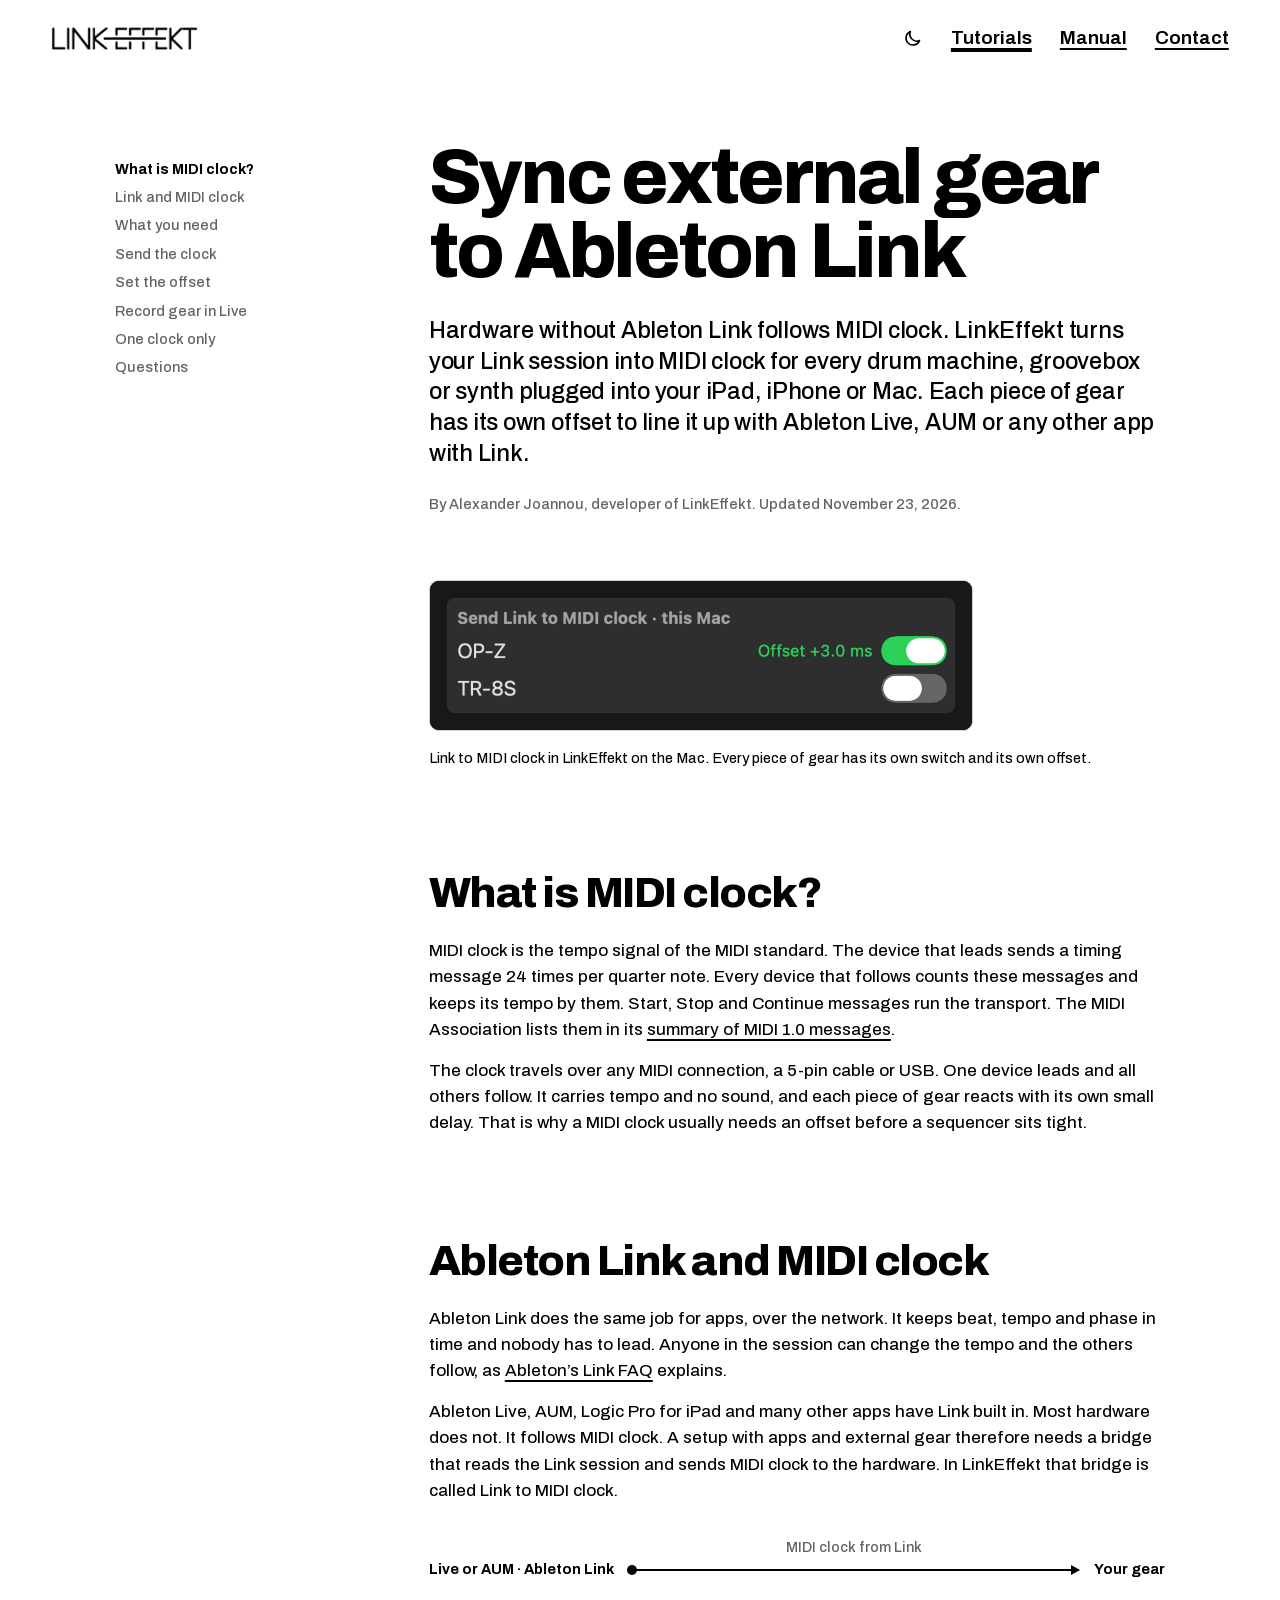
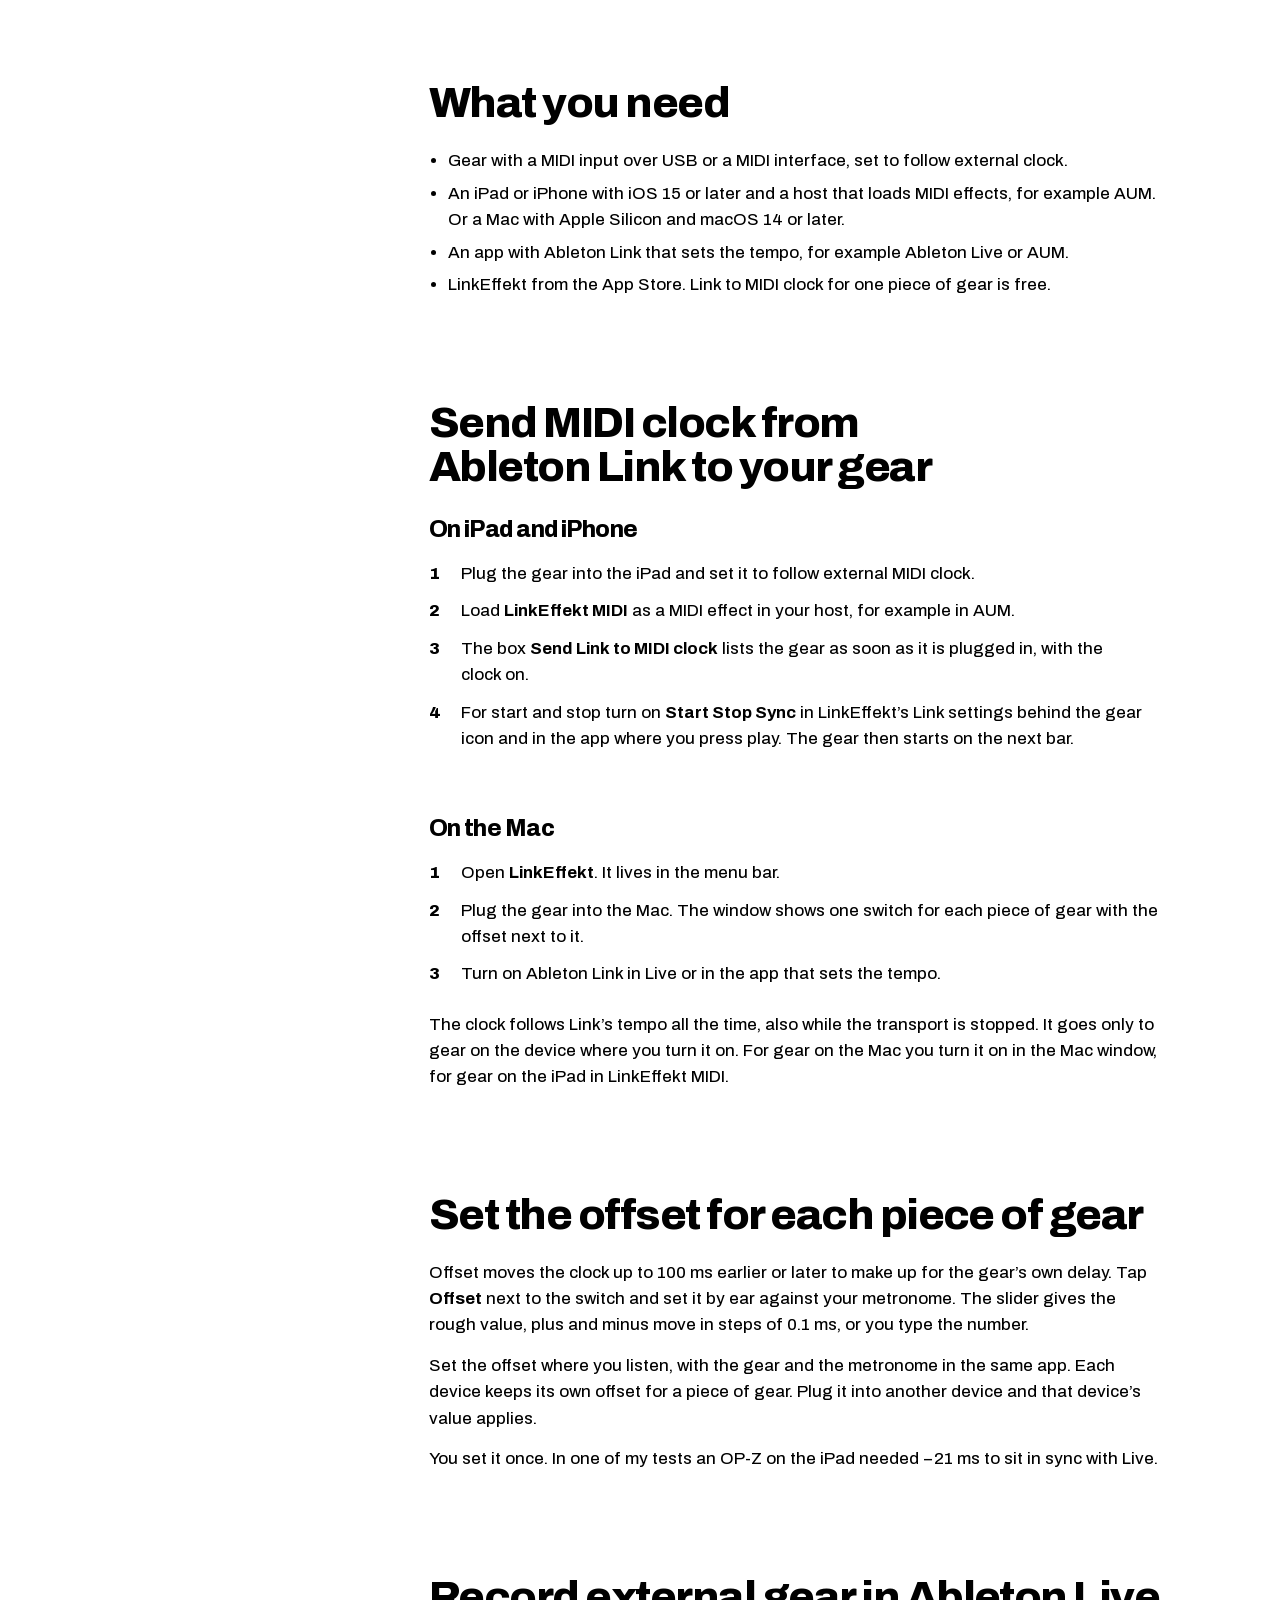
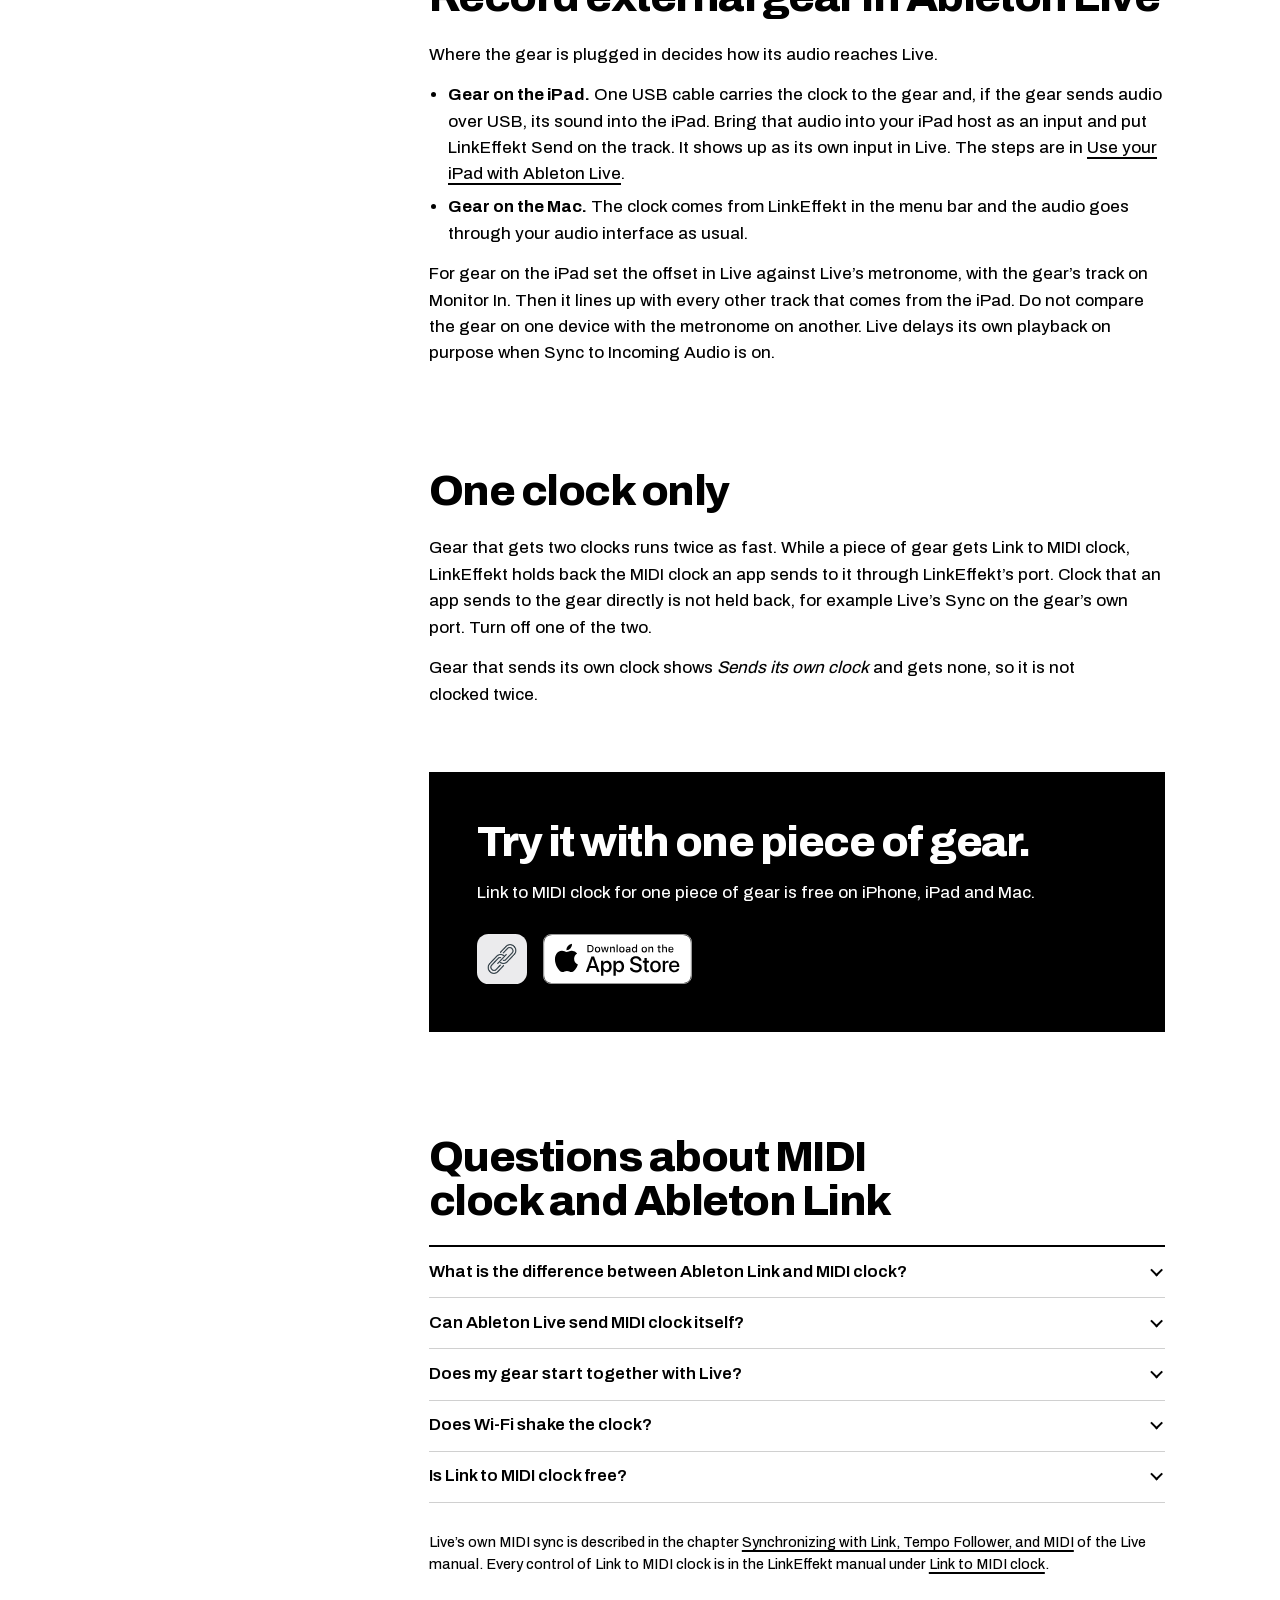
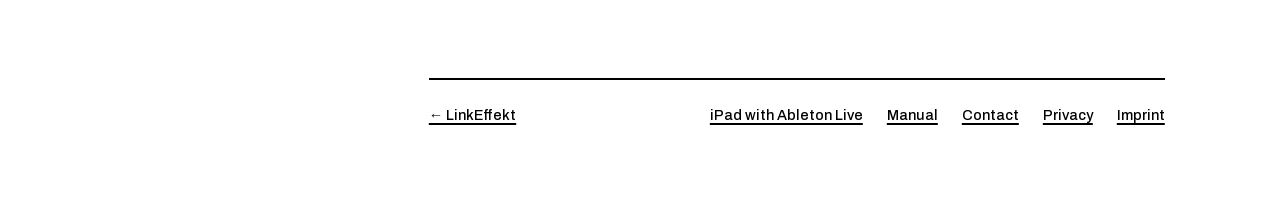
<file: ableton-link-midi-clock.html>
<!DOCTYPE html>
<html lang="en">
<head>
<meta charset="utf-8">
<meta name="viewport" content="width=device-width, initial-scale=1">
<title>Ableton Link to MIDI clock: sync external gear | LinkEffekt</title>
<meta name="description" content="Hardware without Ableton Link follows MIDI clock. How to send MIDI clock from Link to external gear on iPad, iPhone and Mac, with an offset.">
<link rel="canonical" href="https://linkeffekt.com/ableton-link-midi-clock.html">
<meta property="og:type" content="article">
<meta property="og:site_name" content="LinkEffekt">
<meta property="og:title" content="Sync external gear to Ableton Link">
<meta property="og:description" content="Hardware without Ableton Link follows MIDI clock. How to send MIDI clock from Link to external gear on iPad, iPhone and Mac, with an offset.">
<meta property="og:url" content="https://linkeffekt.com/ableton-link-midi-clock.html">
<meta property="og:image" content="https://linkeffekt.com/og-ableton-link-midi-clock.png">
<meta property="og:image:width" content="1200">
<meta property="og:image:height" content="630">
<meta property="og:image:alt" content="Sync external gear to Ableton Link: LinkEffekt sends Link to MIDI clock to an OP-Z with an offset of +3.0 ms.">
<meta name="twitter:card" content="summary_large_image">
<link rel="icon" type="image/png" href="favicon-64.png">
<link rel="apple-touch-icon" href="icon-180.png">
<link rel="preload" href="fonts/archivo-var.woff2" as="font" type="font/woff2" crossorigin>
<link rel="stylesheet" href="style.css?v=1aa4c1b9">
<link rel="stylesheet" href="head.css?v=7f80bca2">
<link rel="stylesheet" href="guide.css?v=cc62a242">
<script>document.documentElement.classList.add('js');try{var t=localStorage.getItem('le-theme');if(t==='light'||t==='dark')document.documentElement.setAttribute('data-theme',t)}catch(e){}</script>
<script type="application/ld+json">
{
  "@context": "https://schema.org",
  "@graph": [
    {
      "@type": "Article",
      "@id": "https://linkeffekt.com/ableton-link-midi-clock.html#article",
      "headline": "Sync external gear to Ableton Link",
      "description": "Hardware without Ableton Link follows MIDI clock. How to send MIDI clock from Link to external gear on iPad, iPhone and Mac, with an offset.",
      "image": "https://linkeffekt.com/og-ableton-link-midi-clock.png",
      "datePublished": "2026-11-23",
      "dateModified": "2026-11-23",
      "inLanguage": "en",
      "mainEntityOfPage": "https://linkeffekt.com/ableton-link-midi-clock.html",
      "author": { "@type": "Person", "name": "Alexander Joannou", "url": "https://linkeffekt.com/imprint.html" },
      "publisher": { "@type": "Organization", "name": "LinkEffekt", "url": "https://linkeffekt.com/", "logo": { "@type": "ImageObject", "url": "https://linkeffekt.com/icon-180.png" } }
    },
    {
      "@type": "BreadcrumbList",
      "itemListElement": [
        { "@type": "ListItem", "position": 1, "name": "LinkEffekt", "item": "https://linkeffekt.com/" },
        { "@type": "ListItem", "position": 2, "name": "Ableton Link to MIDI clock", "item": "https://linkeffekt.com/ableton-link-midi-clock.html" }
      ]
    },
    {
      "@type": "FAQPage",
      "mainEntity": [
        { "@type": "Question", "name": "What is the difference between Ableton Link and MIDI clock?", "acceptedAnswer": { "@type": "Answer", "text": "Ableton Link keeps beat, tempo and phase of apps in time over a network, and nobody has to lead. MIDI clock runs over a MIDI connection from one device that leads to the devices that follow, with 24 timing messages per quarter note." } },
        { "@type": "Question", "name": "Can Ableton Live send MIDI clock itself?", "acceptedAnswer": { "@type": "Answer", "text": "Yes. In Live you turn on Sync for a MIDI output port and set its MIDI Clock Sync Delay. Link to MIDI clock in LinkEffekt is for gear on an iPad or iPhone, for sessions where another app sets the tempo, and for one offset for each piece of gear on every device." } },
        { "@type": "Question", "name": "Does my gear start together with Live?", "acceptedAnswer": { "@type": "Answer", "text": "Yes, with Start Stop Sync turned on in LinkEffekt’s Link settings and in the app where you press play. The gear starts on the next bar." } },
        { "@type": "Question", "name": "Does Wi-Fi shake the clock?", "acceptedAnswer": { "@type": "Answer", "text": "The clock is made on the device the gear is plugged into. Only the Link session itself runs over the network." } },
        { "@type": "Question", "name": "Is Link to MIDI clock free?", "acceptedAnswer": { "@type": "Answer", "text": "For one piece of gear it is free on every device with no time limit. LinkEffekt Unlimited is a one-time purchase and sends the clock to all your gear." } }
      ]
    }
  ]
}
</script>
</head>
<body class="guide">

<header class="site-head">
  <a class="logo-link" href="./" aria-label="LinkEffekt home"><img class="logo" src="logo@3x.png" width="679" height="120" alt="LinkEffekt"></a>
  <nav class="site-nav" aria-label="Main">
    <button type="button" class="theme-toggle" id="theme-toggle" aria-label="Switch between light and dark">
      <svg class="ico-sun" viewBox="0 0 20 20" aria-hidden="true"><circle cx="10" cy="10" r="3.6" fill="none" stroke="currentColor" stroke-width="1.6"/><path d="M10 1.8v2.2M10 16v2.2M1.8 10H4M16 10h2.2M4.2 4.2l1.6 1.6M14.2 14.2l1.6 1.6M4.2 15.8l1.6-1.6M14.2 5.8l1.6-1.6" stroke="currentColor" stroke-width="1.6" stroke-linecap="round"/></svg>
      <svg class="ico-moon" viewBox="0 0 20 20" aria-hidden="true"><path d="M16.5 12.6A7 7 0 0 1 7.4 3.5a7 7 0 1 0 9.1 9.1z" fill="none" stroke="currentColor" stroke-width="1.6" stroke-linejoin="round"/></svg>
    </button>
    <a href="tutorials.html" aria-current="true">Tutorials</a>
    <a href="manual.html">Manual</a>
    <a class="nav-wide" href="contact.html">Contact</a>
  </nav>
</header>

<div class="wrap wide manual-layout">

  <aside class="side-toc" aria-label="On this page">
    <nav id="side-nav">
      <a href="#what">What is MIDI clock?</a>
      <a href="#link">Link and MIDI clock</a>
      <a href="#need">What you need</a>
      <a href="#setup">Send the clock</a>
      <a href="#offset">Set the offset</a>
      <a href="#live">Record gear in Live</a>
      <a href="#one">One clock only</a>
      <a href="#faq">Questions</a>
    </nav>
  </aside>

  <main class="prose">

  <header class="page-head">
    <h1>Sync external gear to Ableton Link</h1>
    <p class="answer">Hardware without Ableton Link follows MIDI clock. LinkEffekt turns your Link session into MIDI clock for every drum machine, groovebox or synth plugged into your iPad, iPhone or Mac. Each piece of gear has its own offset to line it up with Ableton Live, AUM or any other app with Link.</p>
    <p class="byline">By Alexander Joannou, developer of LinkEffekt. Updated November 23, 2026.</p>
  </header>

  <figure class="shot lead-shot">
    <div class="shot-imgs">
      <img class="wide" src="img/manual/midi-clock.png" width="1040" height="286" alt="LinkEffekt on the Mac, box Send Link to MIDI clock: an OP-Z with the clock on and an offset of +3.0 ms, a TR-8S with the clock off.">
    </div>
    <figcaption><p class="shot-note">Link to MIDI clock in LinkEffekt on the Mac. Every piece of gear has its own switch and its own offset.</p></figcaption>
  </figure>

  <nav class="guide-toc" aria-label="On this page">
    <a href="#what">What is MIDI clock?</a>
    <a href="#link">Link and MIDI clock</a>
    <a href="#need">What you need</a>
    <a href="#setup">Send the clock</a>
    <a href="#offset">Set the offset</a>
    <a href="#live">Record gear in Live</a>
    <a href="#one">One clock only</a>
    <a href="#faq">Questions</a>
  </nav>

  <h2 id="what">What is MIDI clock?</h2>
  <p>MIDI clock is the tempo signal of the MIDI standard. The device that leads sends a timing message 24 times per quarter note. Every device that follows counts these messages and keeps its tempo by them. Start, Stop and Continue messages run the transport. The MIDI Association lists them in its <a href="https://midi.org/summary-of-midi-1-0-messages" target="_blank" rel="noopener">summary of MIDI 1.0 messages</a>.</p>
  <p>The clock travels over any MIDI connection, a 5-pin cable or USB. One device leads and all others follow. It carries tempo and no sound, and each piece of gear reacts with its own small delay. That is why a MIDI clock usually needs an offset before a sequencer sits tight.</p>

  <h2 id="link">Ableton Link and MIDI clock</h2>
  <p>Ableton Link does the same job for apps, over the network. It keeps beat, tempo and phase in time and nobody has to lead. Anyone in the session can change the tempo and the others follow, as <a href="https://help.ableton.com/hc/en-us/articles/209776125-Link-features-and-functions-FAQ" target="_blank" rel="noopener">Ableton’s Link FAQ</a> explains.</p>
  <p>Ableton Live, AUM, Logic Pro for iPad and many other apps have Link built in. Most hardware does not. It follows MIDI clock. A setup with apps and external gear therefore needs a bridge that reads the Link session and sends MIDI clock to the hardware. In LinkEffekt that bridge is called Link to MIDI clock.</p>
  <div class="route" role="img" aria-label="Route: an app with Ableton Link sets the tempo, LinkEffekt sends MIDI clock to your gear">
    <span class="route-label">MIDI clock from Link</span>
    <span class="route-node">Live or AUM · Ableton Link</span>
    <span class="route-wire"></span>
    <span class="route-node">Your gear</span>
  </div>

  <h2 id="need">What you need</h2>
  <ul>
    <li>Gear with a MIDI input over USB or a MIDI interface, set to follow external clock.</li>
    <li>An iPad or iPhone with iOS 15 or later and a host that loads MIDI effects, for example AUM. Or a Mac with Apple Silicon and macOS 14 or later.</li>
    <li>An app with Ableton Link that sets the tempo, for example Ableton Live or AUM.</li>
    <li>LinkEffekt from the App Store. Link to MIDI clock for one piece of gear is free.</li>
  </ul>

  <h2 id="setup">Send MIDI clock from Ableton Link to your gear</h2>
  <h3>On iPad and iPhone</h3>
  <ol>
    <li>Plug the gear into the iPad and set it to follow external MIDI clock.</li>
    <li>Load <strong>LinkEffekt MIDI</strong> as a MIDI effect in your host, for example in AUM.</li>
    <li>The box <strong>Send Link to MIDI clock</strong> lists the gear as soon as it is plugged in, with the clock on.</li>
    <li>For start and stop turn on <strong>Start Stop Sync</strong> in LinkEffekt’s Link settings behind the gear icon and in the app where you press play. The gear then starts on the next bar.</li>
  </ol>
  <h3>On the Mac</h3>
  <ol>
    <li>Open <strong>LinkEffekt</strong>. It lives in the menu bar.</li>
    <li>Plug the gear into the Mac. The window shows one switch for each piece of gear with the offset next to it.</li>
    <li>Turn on Ableton Link in Live or in the app that sets the tempo.</li>
  </ol>
  <p>The clock follows Link’s tempo all the time, also while the transport is stopped. It goes only to gear on the device where you turn it on. For gear on the Mac you turn it on in the Mac window, for gear on the iPad in LinkEffekt MIDI.</p>

  <h2 id="offset">Set the offset for each piece of gear</h2>
  <p>Offset moves the clock up to 100 ms earlier or later to make up for the gear’s own delay. Tap <strong>Offset</strong> next to the switch and set it by ear against your metronome. The slider gives the rough value, plus and minus move in steps of 0.1 ms, or you type the number.</p>
  <p>Set the offset where you listen, with the gear and the metronome in the same app. Each device keeps its own offset for a piece of gear. Plug it into another device and that device’s value applies.</p>
  <p>You set it once. In one of my tests an OP-Z on the iPad needed −21 ms to sit in sync with Live.</p>

  <h2 id="live">Record external gear in Ableton Live</h2>
  <p>Where the gear is plugged in decides how its audio reaches Live.</p>
  <ul>
    <li><strong>Gear on the iPad.</strong> One USB cable carries the clock to the gear and, if the gear sends audio over USB, its sound into the iPad. Bring that audio into your iPad host as an input and put LinkEffekt Send on the track. It shows up as its own input in Live. The steps are in <a href="ableton-ipad.html">Use your iPad with Ableton Live</a>.</li>
    <li><strong>Gear on the Mac.</strong> The clock comes from LinkEffekt in the menu bar and the audio goes through your audio interface as usual.</li>
  </ul>
  <p>For gear on the iPad set the offset in Live against Live’s metronome, with the gear’s track on Monitor In. Then it lines up with every other track that comes from the iPad. Do not compare the gear on one device with the metronome on another. Live delays its own playback on purpose when Sync to Incoming Audio is on.</p>

  <h2 id="one">One clock only</h2>
  <p>Gear that gets two clocks runs twice as fast. While a piece of gear gets Link to MIDI clock, LinkEffekt holds back the MIDI clock an app sends to it through LinkEffekt’s port. Clock that an app sends to the gear directly is not held back, for example Live’s Sync on the gear’s own port. Turn off one of the two.</p>
  <p>Gear that sends its own clock shows <em>Sends its own clock</em> and gets none, so it is not clocked twice.</p>

  <section class="quick cta" aria-labelledby="cta-title">
    <h2 id="cta-title">Try it with one piece of gear.</h2>
    <p>Link to MIDI clock for one piece of gear is free on iPhone, iPad and Mac.</p>
    <div class="cta-action">
      <img class="app-icon" src="icon-180.png" width="180" height="180" alt="">
      <a class="badge" href="https://apps.apple.com/app/linkeffekt/id6759493415">
        <img class="badge-black" src="img/home/app-store-badge-black.svg" width="150" height="50" alt="Download on the App Store">
        <img class="badge-white" src="img/home/app-store-badge-white.svg" width="150" height="50" alt="Download on the App Store">
      </a>
    </div>
  </section>

  <h2 id="faq">Questions about MIDI clock and Ableton Link</h2>
  <details class="ts">
    <summary>What is the difference between Ableton Link and MIDI clock?</summary>
    <div class="ts-body"><p>Ableton Link keeps beat, tempo and phase of apps in time over a network, and nobody has to lead. MIDI clock runs over a MIDI connection from one device that leads to the devices that follow, with 24 timing messages per quarter note.</p></div>
  </details>
  <details class="ts">
    <summary>Can Ableton Live send MIDI clock itself?</summary>
    <div class="ts-body"><p>Yes. In Live you turn on Sync for a MIDI output port and set its MIDI Clock Sync Delay. Link to MIDI clock in LinkEffekt is for gear on an iPad or iPhone, for sessions where another app sets the tempo, and for one offset for each piece of gear on every device.</p></div>
  </details>
  <details class="ts">
    <summary>Does my gear start together with Live?</summary>
    <div class="ts-body"><p>Yes, with Start Stop Sync turned on in LinkEffekt’s Link settings and in the app where you press play. The gear starts on the next bar.</p></div>
  </details>
  <details class="ts">
    <summary>Does Wi-Fi shake the clock?</summary>
    <div class="ts-body"><p>The clock is made on the device the gear is plugged into. Only the Link session itself runs over the network.</p></div>
  </details>
  <details class="ts">
    <summary>Is Link to MIDI clock free?</summary>
    <div class="ts-body"><p>For one piece of gear it is free on every device with no time limit. LinkEffekt Unlimited is a one-time purchase and sends the clock to all your gear.</p></div>
  </details>
  <p class="src">Live’s own MIDI sync is described in the chapter <a href="https://www.ableton.com/en/live-manual/12/synchronizing-with-link-tempo-follower-and-midi/" target="_blank" rel="noopener">Synchronizing with Link, Tempo Follower, and MIDI</a> of the Live manual. Every control of Link to MIDI clock is in the LinkEffekt manual under <a href="manual.html#midi-clock">Link to MIDI clock</a>.</p>

  <footer>
    <span><a class="backlink" href="./">← LinkEffekt</a></span>
    <span class="foot-links"><a href="ableton-ipad.html">iPad with Ableton Live</a><a href="manual.html">Manual</a><a href="contact.html">Contact</a><a href="privacy.html">Privacy</a><a href="imprint.html">Imprint</a></span>
  </footer>

  </main>
</div>

<script>
/* The list on the side marks the chapter you are reading. */
(function () {
  var links = [].slice.call(document.querySelectorAll('#side-nav a'));
  if (!links.length) return;
  var heads = links.map(function (a) { return document.getElementById(a.getAttribute('href').slice(1)); });
  function mark() {
    var line = window.innerHeight * 0.3, cur = 0;
    heads.forEach(function (h, i) { if (h && h.getBoundingClientRect().top <= line) cur = i; });
    links.forEach(function (a, i) { a.classList.toggle('active', i === cur); });
  }
  window.addEventListener('scroll', mark, { passive: true });
  window.addEventListener('resize', mark);
  mark();
})();
</script>
<script src="theme.js?v=ac57b541"></script>
</body>
</html>
</file>
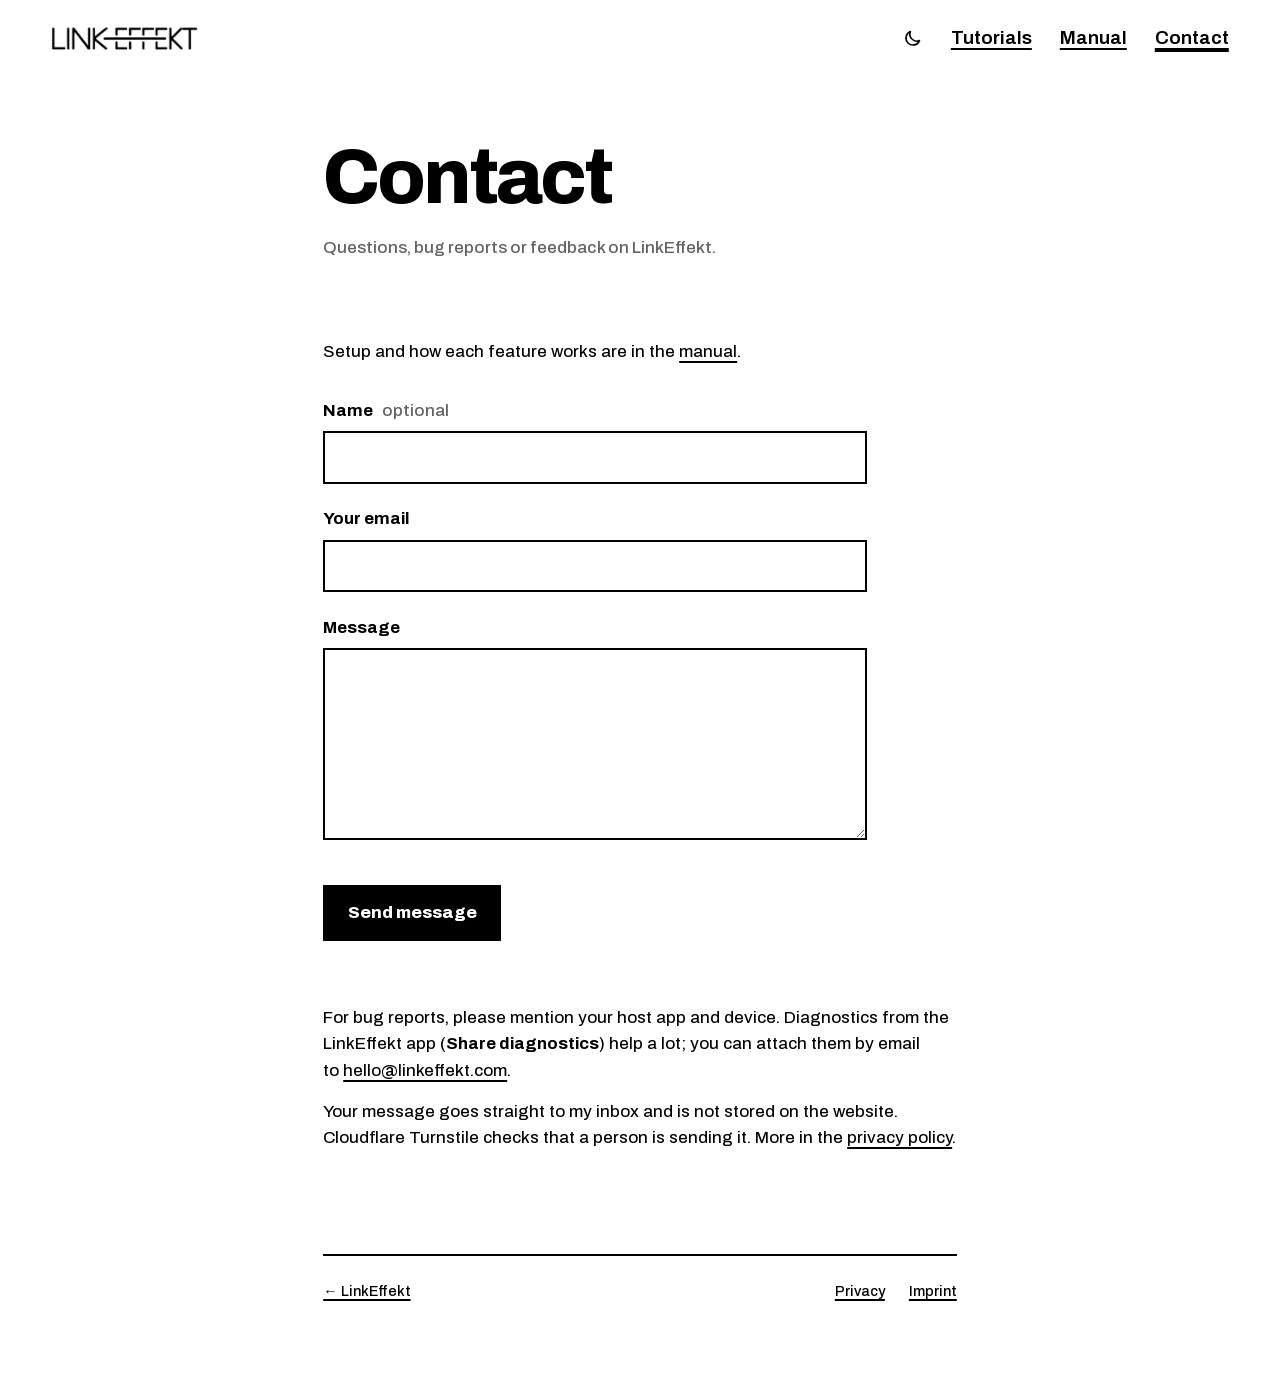
<file: contact.html>
<!DOCTYPE html>
<html lang="en">
<head>
<meta charset="utf-8">
<meta name="viewport" content="width=device-width, initial-scale=1">
<title>Contact LinkEffekt</title>
<meta name="description" content="Questions, bug reports or feedback on LinkEffekt: write a message or email hello@linkeffekt.com.">
<link rel="icon" type="image/png" href="favicon-64.png">
<link rel="apple-touch-icon" href="icon-180.png">
<link rel="stylesheet" href="style.css?v=1aa4c1b9">
<link rel="stylesheet" href="head.css?v=7f80bca2">
<script src="https://challenges.cloudflare.com/turnstile/v0/api.js" async defer></script>
<script>try{var t=localStorage.getItem('le-theme');if(t==='light'||t==='dark')document.documentElement.setAttribute('data-theme',t)}catch(e){}</script>
</head>
<body>
<header class="site-head">
  <a class="logo-link" href="./" aria-label="LinkEffekt home"><img class="logo" src="logo@3x.png" width="679" height="120" alt="LinkEffekt"></a>
  <nav class="site-nav" aria-label="Main">
    <button type="button" class="theme-toggle" id="theme-toggle" aria-label="Switch between light and dark">
      <svg class="ico-sun" viewBox="0 0 20 20" aria-hidden="true"><circle cx="10" cy="10" r="3.6" fill="none" stroke="currentColor" stroke-width="1.6"/><path d="M10 1.8v2.2M10 16v2.2M1.8 10H4M16 10h2.2M4.2 4.2l1.6 1.6M14.2 14.2l1.6 1.6M4.2 15.8l1.6-1.6M14.2 5.8l1.6-1.6" stroke="currentColor" stroke-width="1.6" stroke-linecap="round"/></svg>
      <svg class="ico-moon" viewBox="0 0 20 20" aria-hidden="true"><path d="M16.5 12.6A7 7 0 0 1 7.4 3.5a7 7 0 1 0 9.1 9.1z" fill="none" stroke="currentColor" stroke-width="1.6" stroke-linejoin="round"/></svg>
    </button>
    <a href="tutorials.html">Tutorials</a>
    <a href="manual.html">Manual</a>
    <a class="nav-wide" href="contact.html" aria-current="page">Contact</a>
  </nav>
</header>
<div class="wrap narrow prose">

  <header class="page-head">
    <h1>Contact</h1>
    <p class="pagemeta">Questions, bug reports or feedback on LinkEffekt.</p>
  </header>
  <p>Setup and how each feature works are in the <a href="manual.html">manual</a>.</p>

  <p class="form-note" id="note-sent" hidden>Thanks, your message is on its way. I'll get back to you by email.</p>
  <p class="form-note" id="note-error" hidden>That didn't go through. Please try again or write to <a href="mailto:hello@linkeffekt.com">hello@linkeffekt.com</a>.</p>

  <form class="contact-form" action="https://contact.linkeffekt.com/" method="post">
    <label><span>Name <small>optional</small></span>
      <input type="text" name="name" maxlength="100" autocomplete="name">
    </label>
    <label><span>Your email</span>
      <input type="email" name="email" maxlength="200" autocomplete="email" required>
    </label>
    <label><span>Message</span>
      <textarea name="message" maxlength="5000" required></textarea>
    </label>
    <div class="trap" aria-hidden="true">
      <label>Leave this empty <input type="text" name="website" tabindex="-1" autocomplete="off"></label>
    </div>
    <div class="cf-turnstile" data-sitekey="0x4AAAAAAGE7eDATBFWopmRi" data-theme="auto"></div>
    <script>(function(){var t=document.documentElement.getAttribute('data-theme');if(t)document.querySelector('.cf-turnstile').setAttribute('data-theme',t)})();</script>
    <button type="submit">Send message</button>
  </form>

  <p>For bug reports, please mention your host app and device. Diagnostics from the LinkEffekt app (<strong>Share diagnostics</strong>) help a lot; you can attach them by email to <a href="mailto:hello@linkeffekt.com">hello@linkeffekt.com</a>.</p>
  <p>Your message goes straight to my inbox and is not stored on the website. Cloudflare Turnstile checks that a person is sending it. More in the <a href="privacy.html">privacy policy</a>.</p>

  <footer>
    <span><a class="backlink" href="./">← LinkEffekt</a></span>
    <span class="foot-links"><a href="privacy.html">Privacy</a><a href="imprint.html">Imprint</a></span>
  </footer>

</div>
<script>
(function () {
  var q = new URLSearchParams(location.search);
  if (q.has('sent')) document.getElementById('note-sent').hidden = false;
  if (q.has('error')) document.getElementById('note-error').hidden = false;
})();
</script>
<script src="theme.js?v=ac57b541"></script>
</body>
</html>
</file>
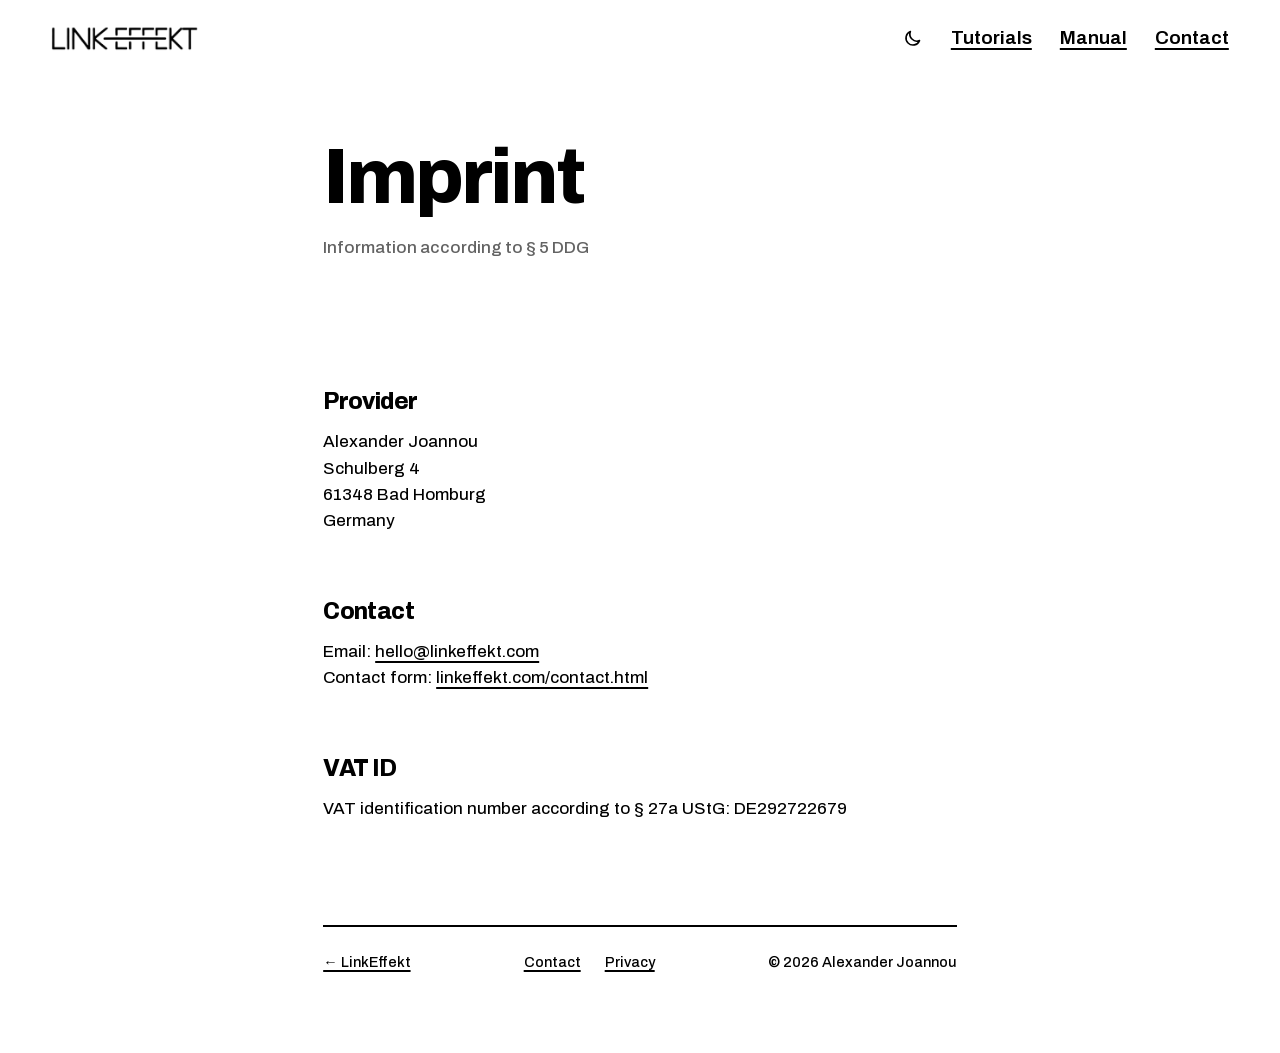
<file: imprint.html>
<!DOCTYPE html>
<html lang="en">
<head>
<meta charset="utf-8">
<meta name="viewport" content="width=device-width, initial-scale=1">
<title>LinkEffekt Imprint</title>
<meta name="description" content="Imprint for linkeffekt.com and the LinkEffekt app by Alexander Joannou, Bad Homburg, Germany.">
<link rel="icon" type="image/png" href="favicon-64.png">
<link rel="apple-touch-icon" href="icon-180.png">
<link rel="stylesheet" href="style.css?v=1aa4c1b9">
<link rel="stylesheet" href="head.css?v=7f80bca2">
<script>try{var t=localStorage.getItem('le-theme');if(t==='light'||t==='dark')document.documentElement.setAttribute('data-theme',t)}catch(e){}</script>
</head>
<body>
<header class="site-head">
  <a class="logo-link" href="./" aria-label="LinkEffekt home"><img class="logo" src="logo@3x.png" width="679" height="120" alt="LinkEffekt"></a>
  <nav class="site-nav" aria-label="Main">
    <button type="button" class="theme-toggle" id="theme-toggle" aria-label="Switch between light and dark">
      <svg class="ico-sun" viewBox="0 0 20 20" aria-hidden="true"><circle cx="10" cy="10" r="3.6" fill="none" stroke="currentColor" stroke-width="1.6"/><path d="M10 1.8v2.2M10 16v2.2M1.8 10H4M16 10h2.2M4.2 4.2l1.6 1.6M14.2 14.2l1.6 1.6M4.2 15.8l1.6-1.6M14.2 5.8l1.6-1.6" stroke="currentColor" stroke-width="1.6" stroke-linecap="round"/></svg>
      <svg class="ico-moon" viewBox="0 0 20 20" aria-hidden="true"><path d="M16.5 12.6A7 7 0 0 1 7.4 3.5a7 7 0 1 0 9.1 9.1z" fill="none" stroke="currentColor" stroke-width="1.6" stroke-linejoin="round"/></svg>
    </button>
    <a href="tutorials.html">Tutorials</a>
    <a href="manual.html">Manual</a>
    <a class="nav-wide" href="contact.html">Contact</a>
  </nav>
</header>
<div class="wrap narrow prose">

  <header class="page-head">
    <h1>Imprint</h1>
    <p class="pagemeta">Information according to § 5 DDG</p>
  </header>

  <h3>Provider</h3>
  <p>Alexander Joannou<br>Schulberg 4<br>61348 Bad Homburg<br>Germany</p>

  <h3>Contact</h3>
  <p>Email: <a href="mailto:hello@linkeffekt.com">hello@linkeffekt.com</a><br>Contact form: <a href="contact.html">linkeffekt.com/contact.html</a></p>

  <h3>VAT ID</h3>
  <p>VAT identification number according to § 27a UStG: DE292722679</p>

  <footer>
    <span><a class="backlink" href="./">← LinkEffekt</a></span>
    <span class="foot-links"><a href="contact.html">Contact</a><a href="privacy.html">Privacy</a></span>
    <span>© 2026 Alexander Joannou</span>
  </footer>

</div>
<script src="theme.js?v=ac57b541"></script>
</body>
</html>
</file>
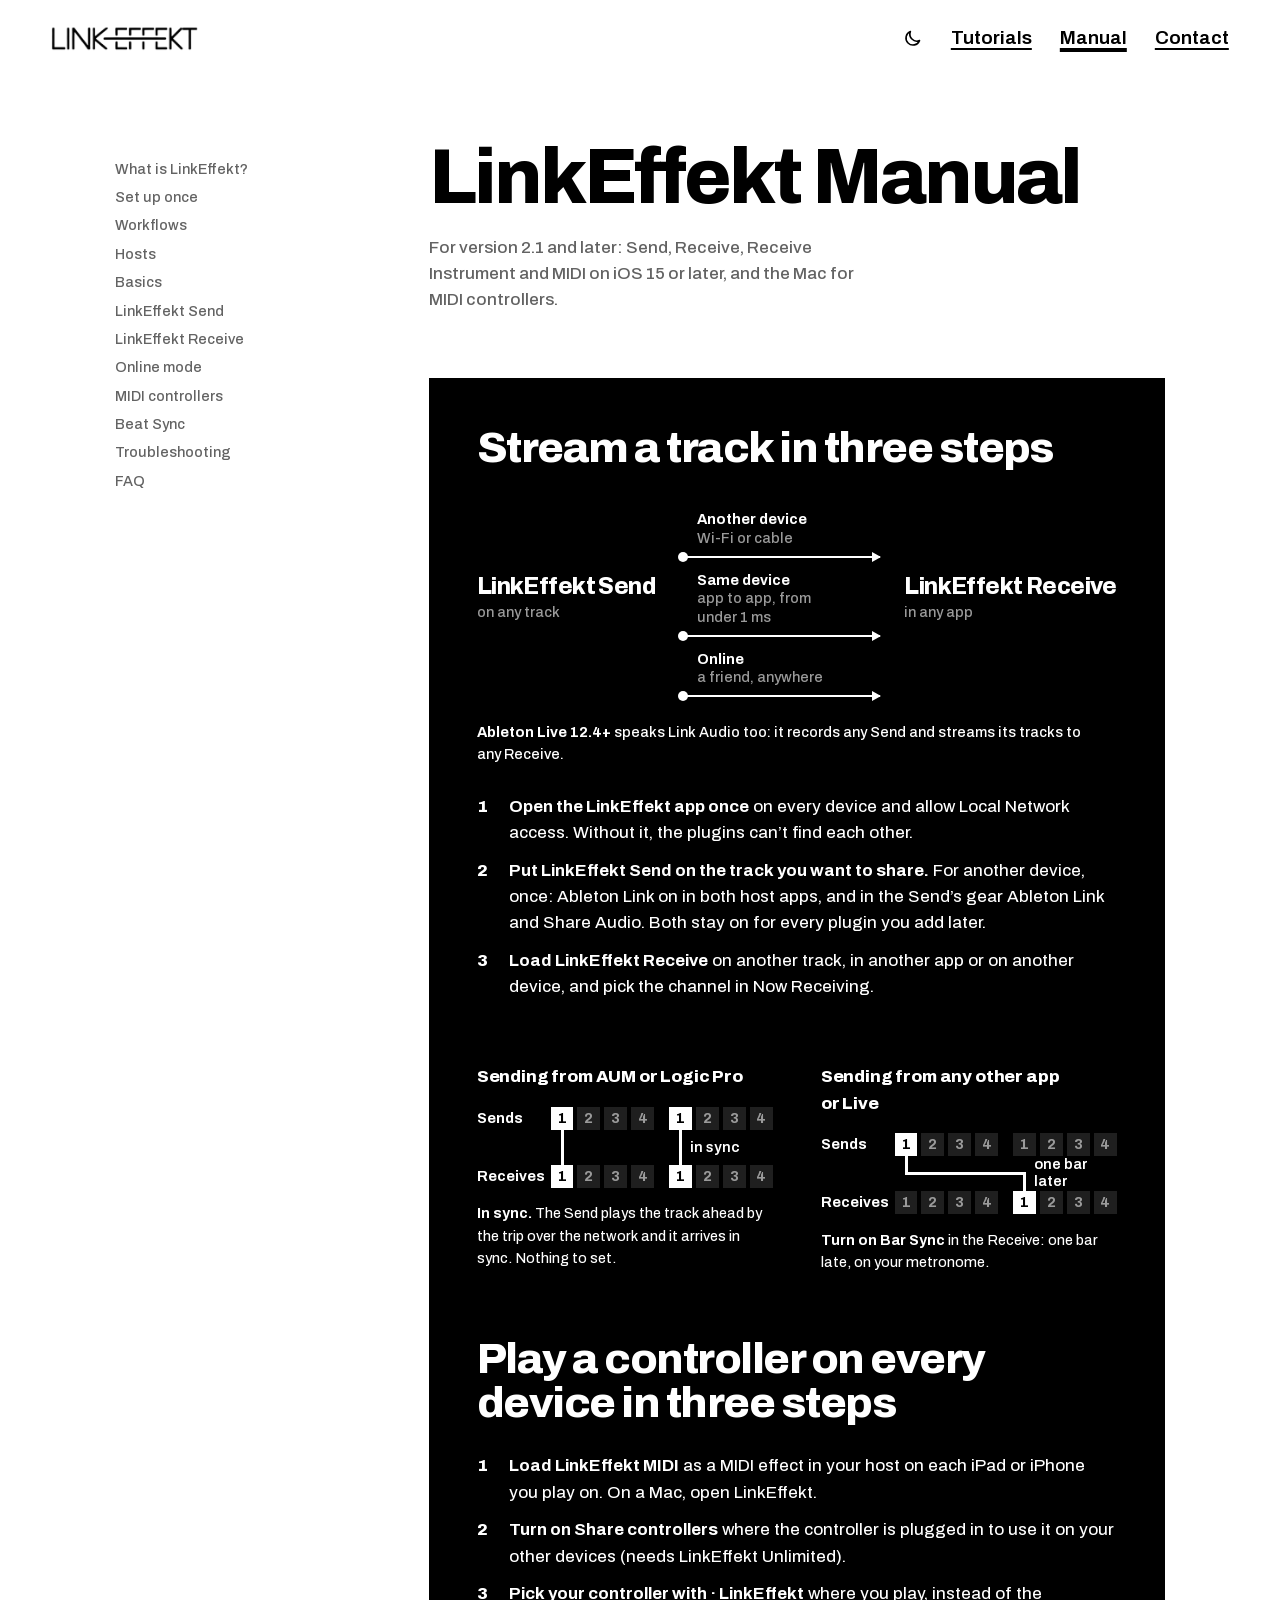
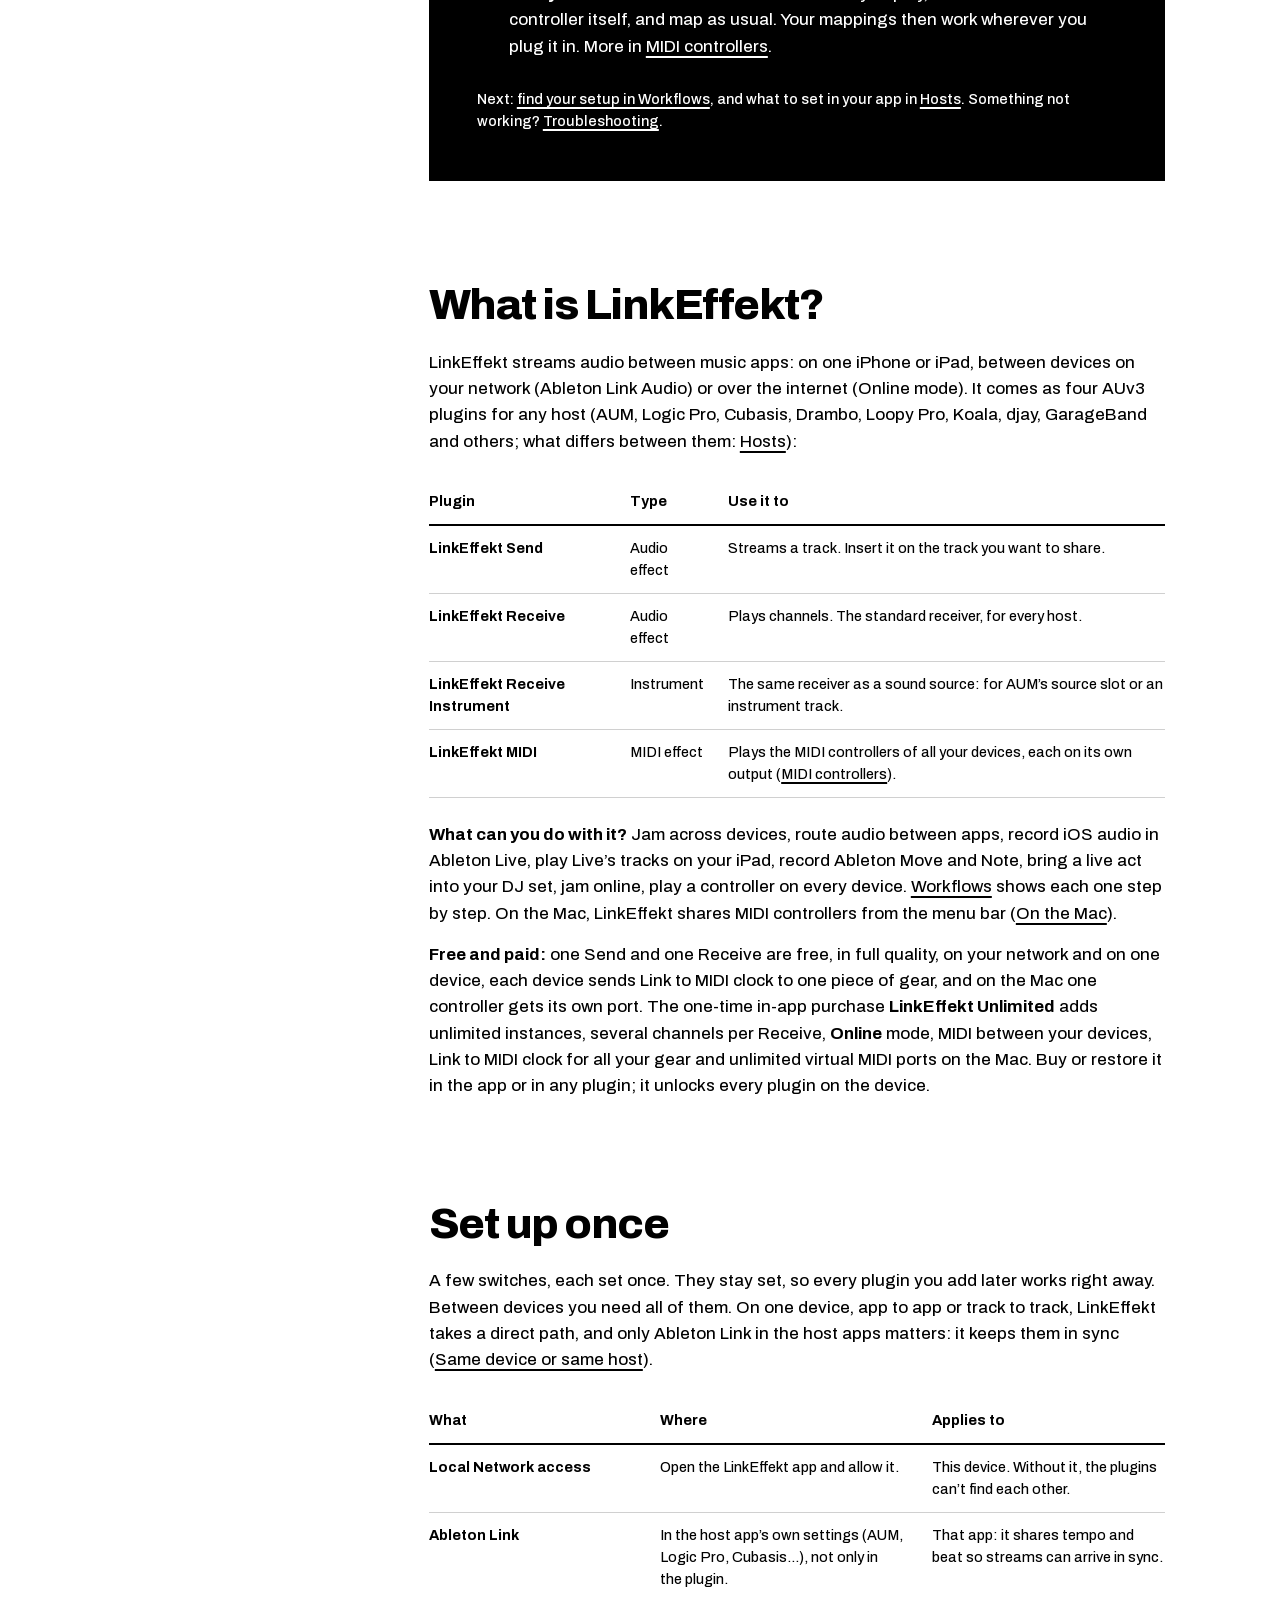
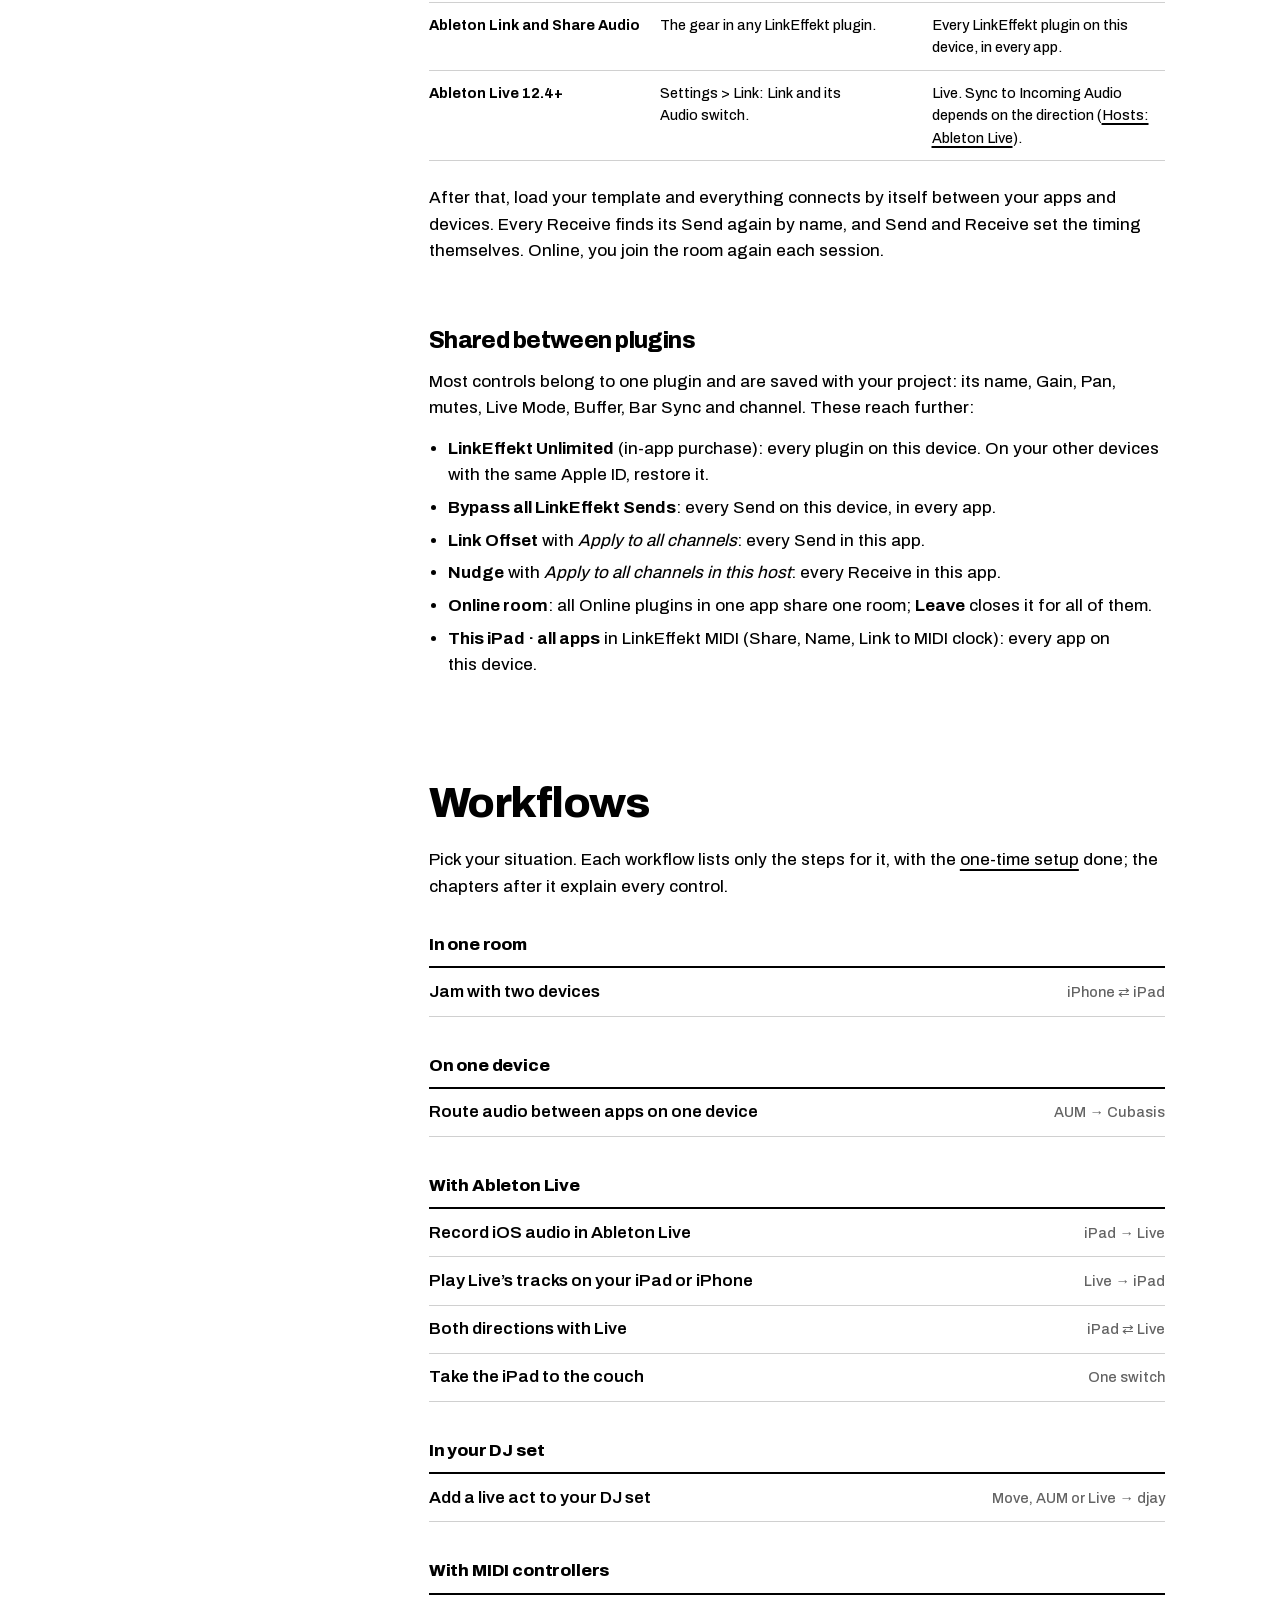
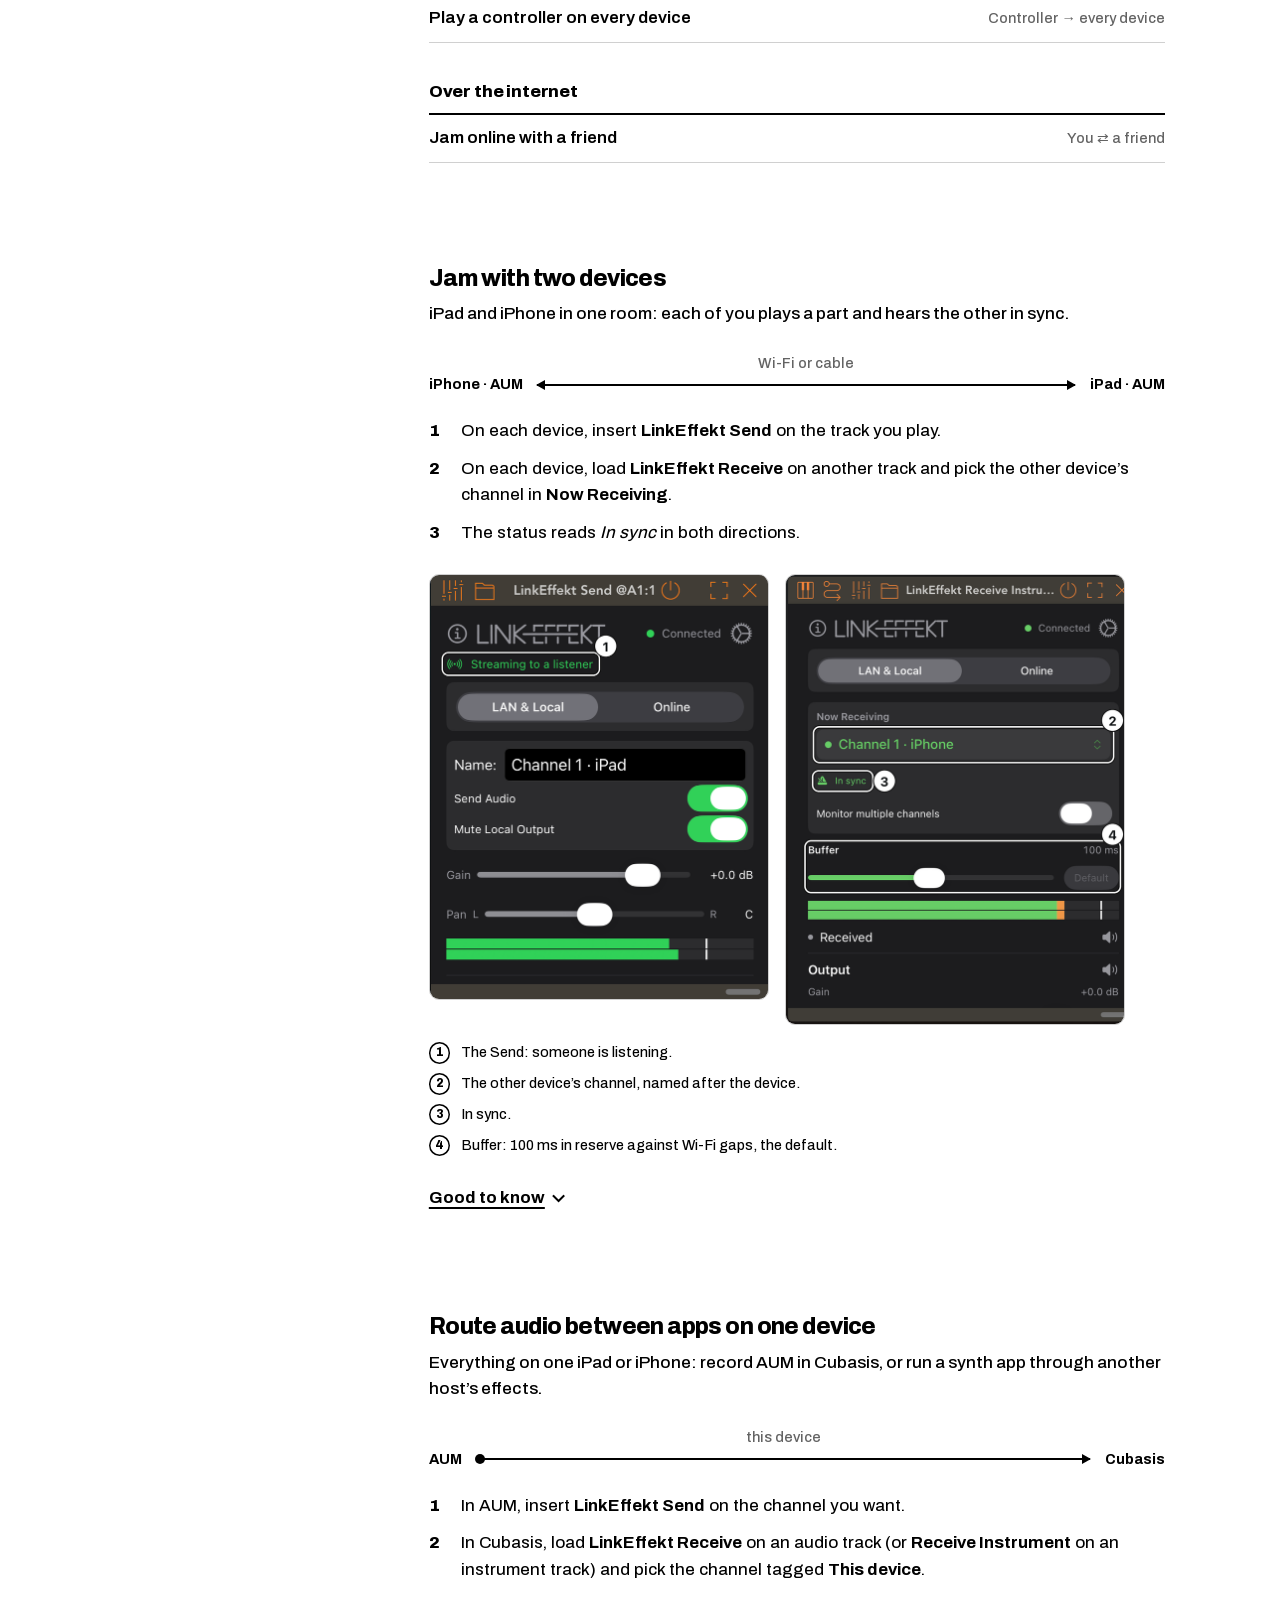
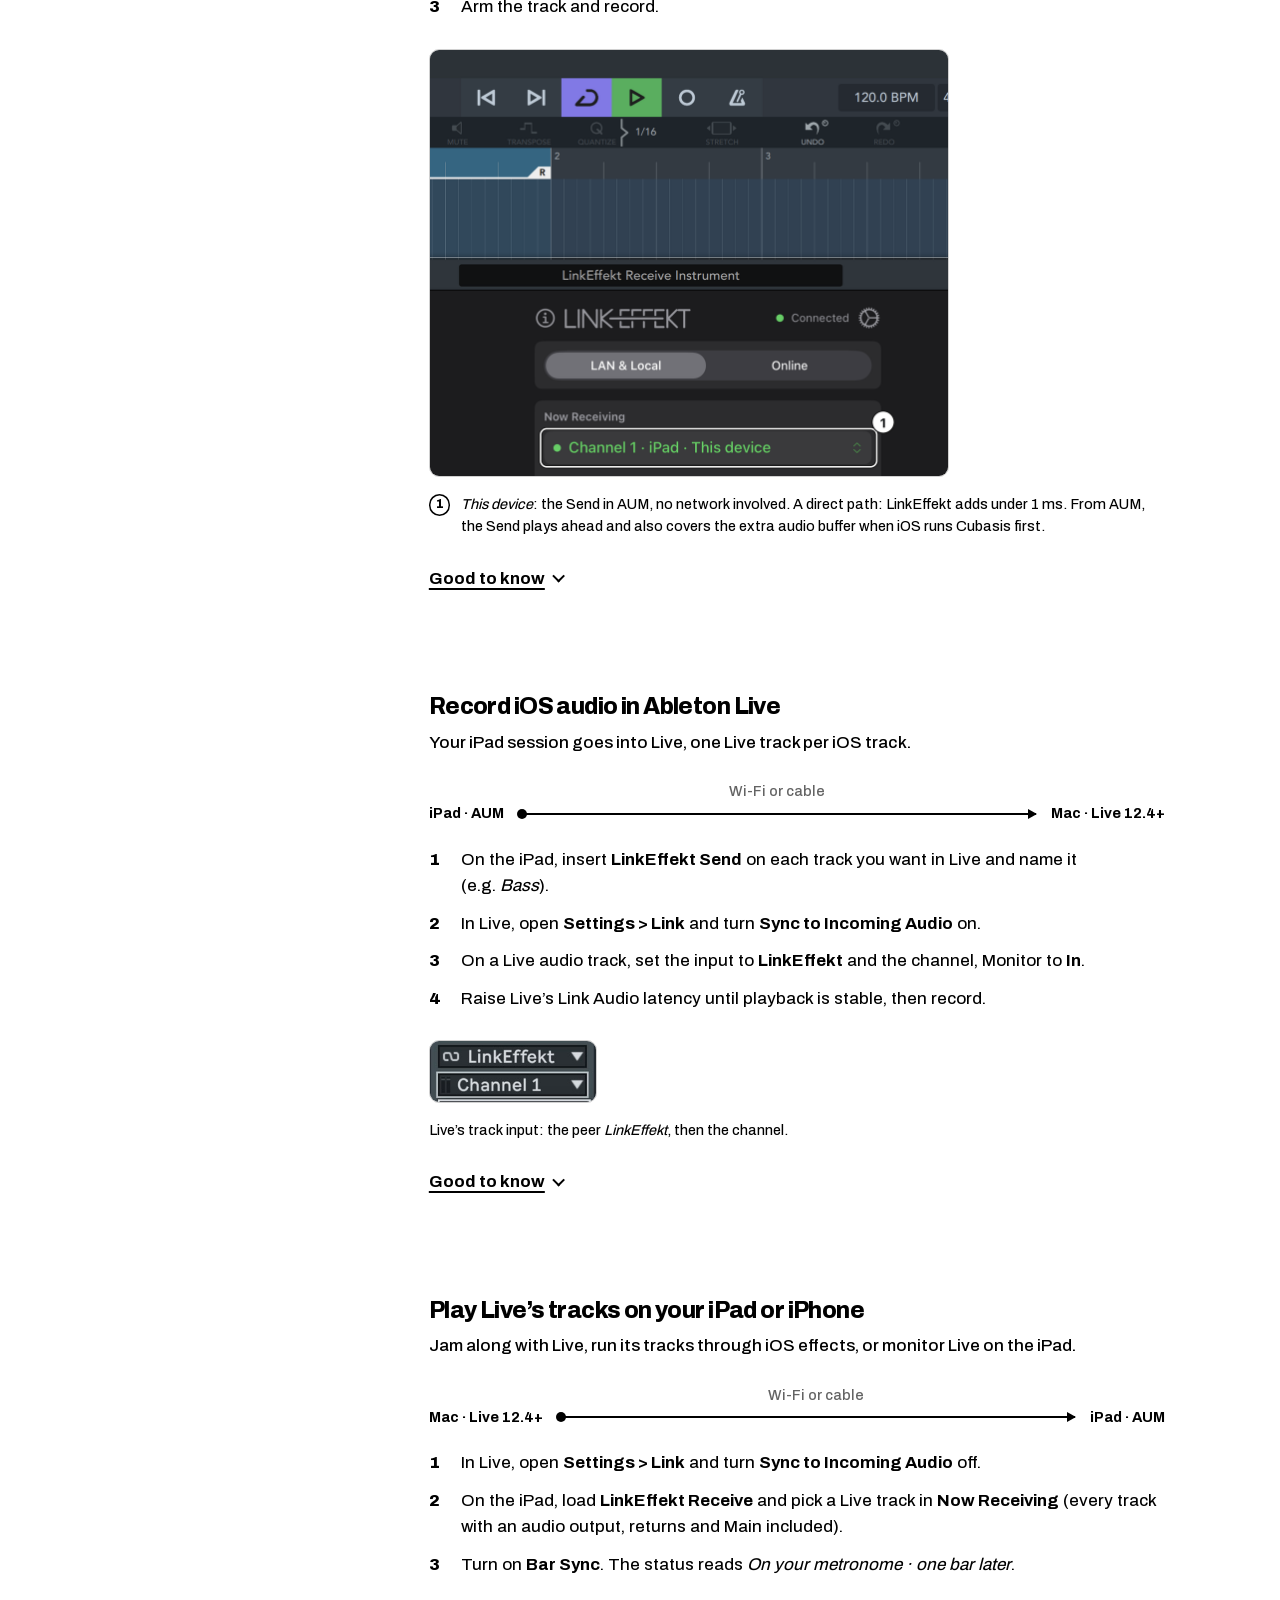
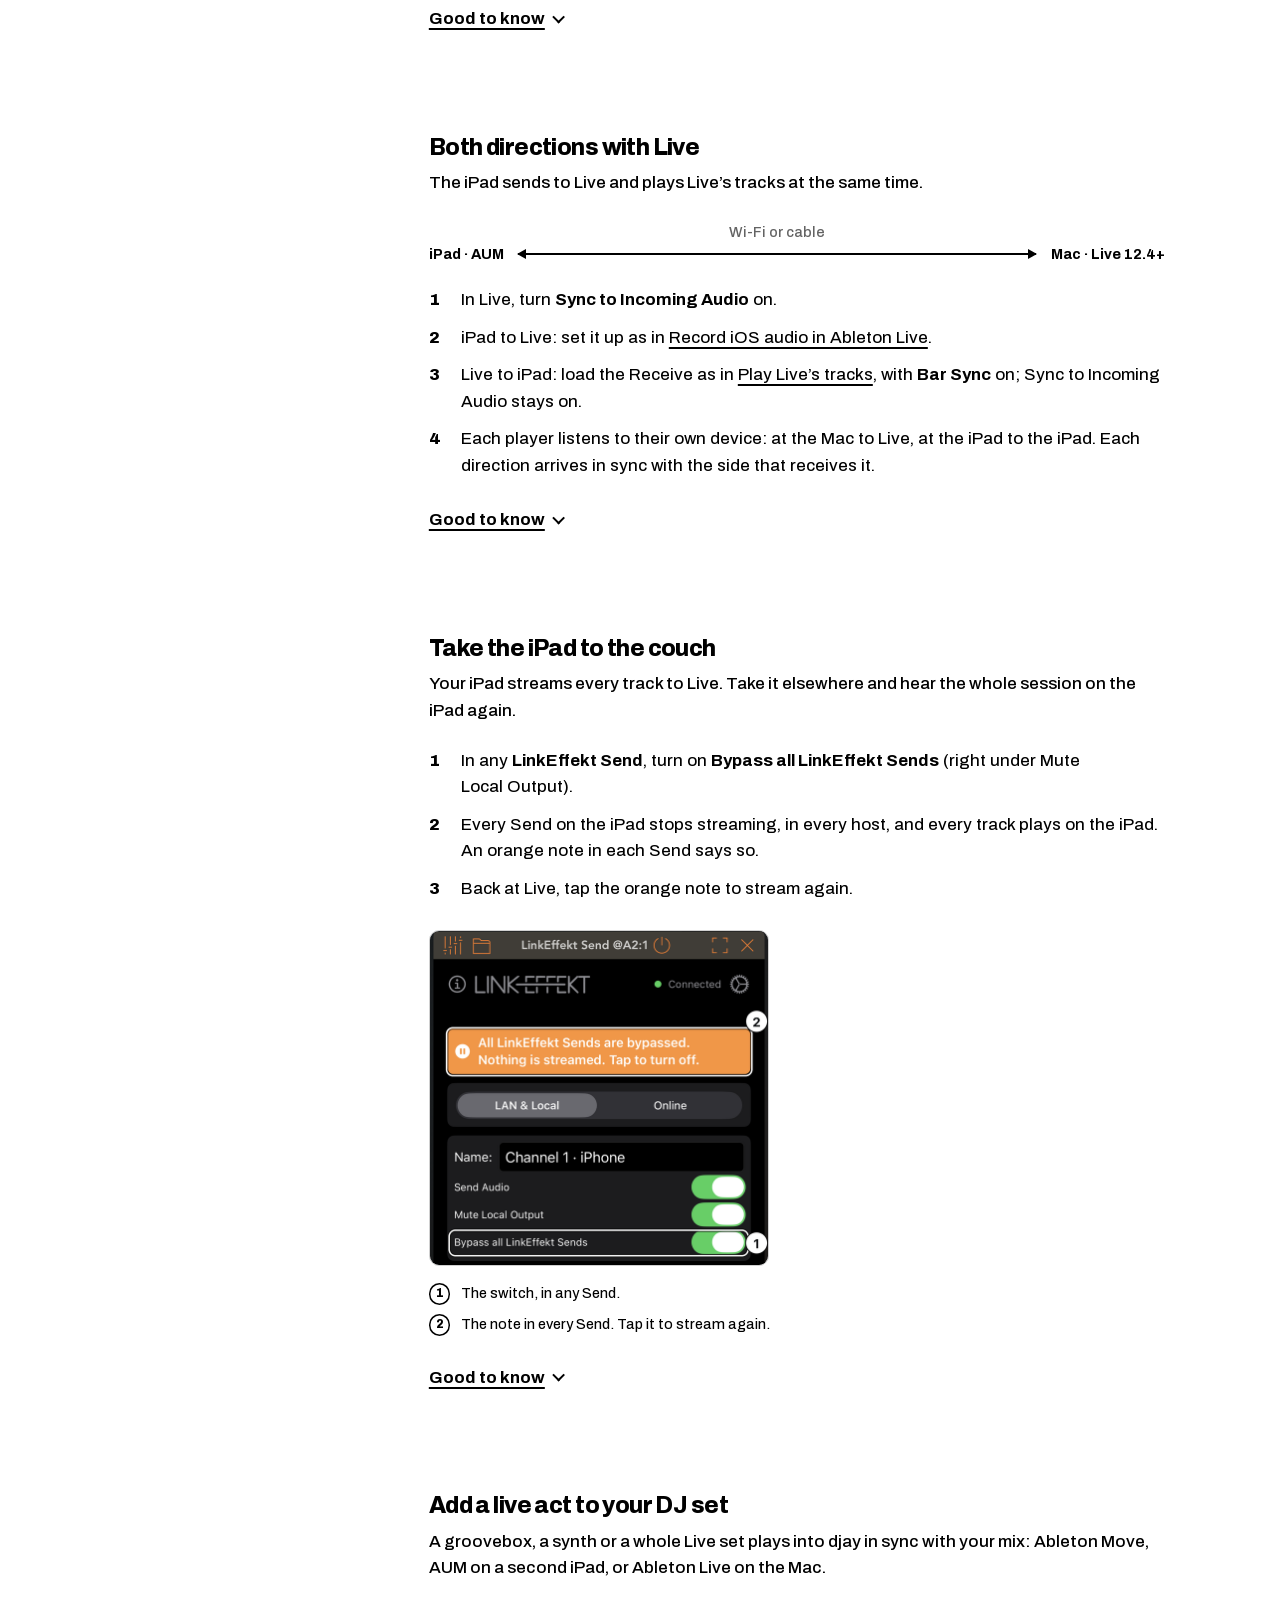
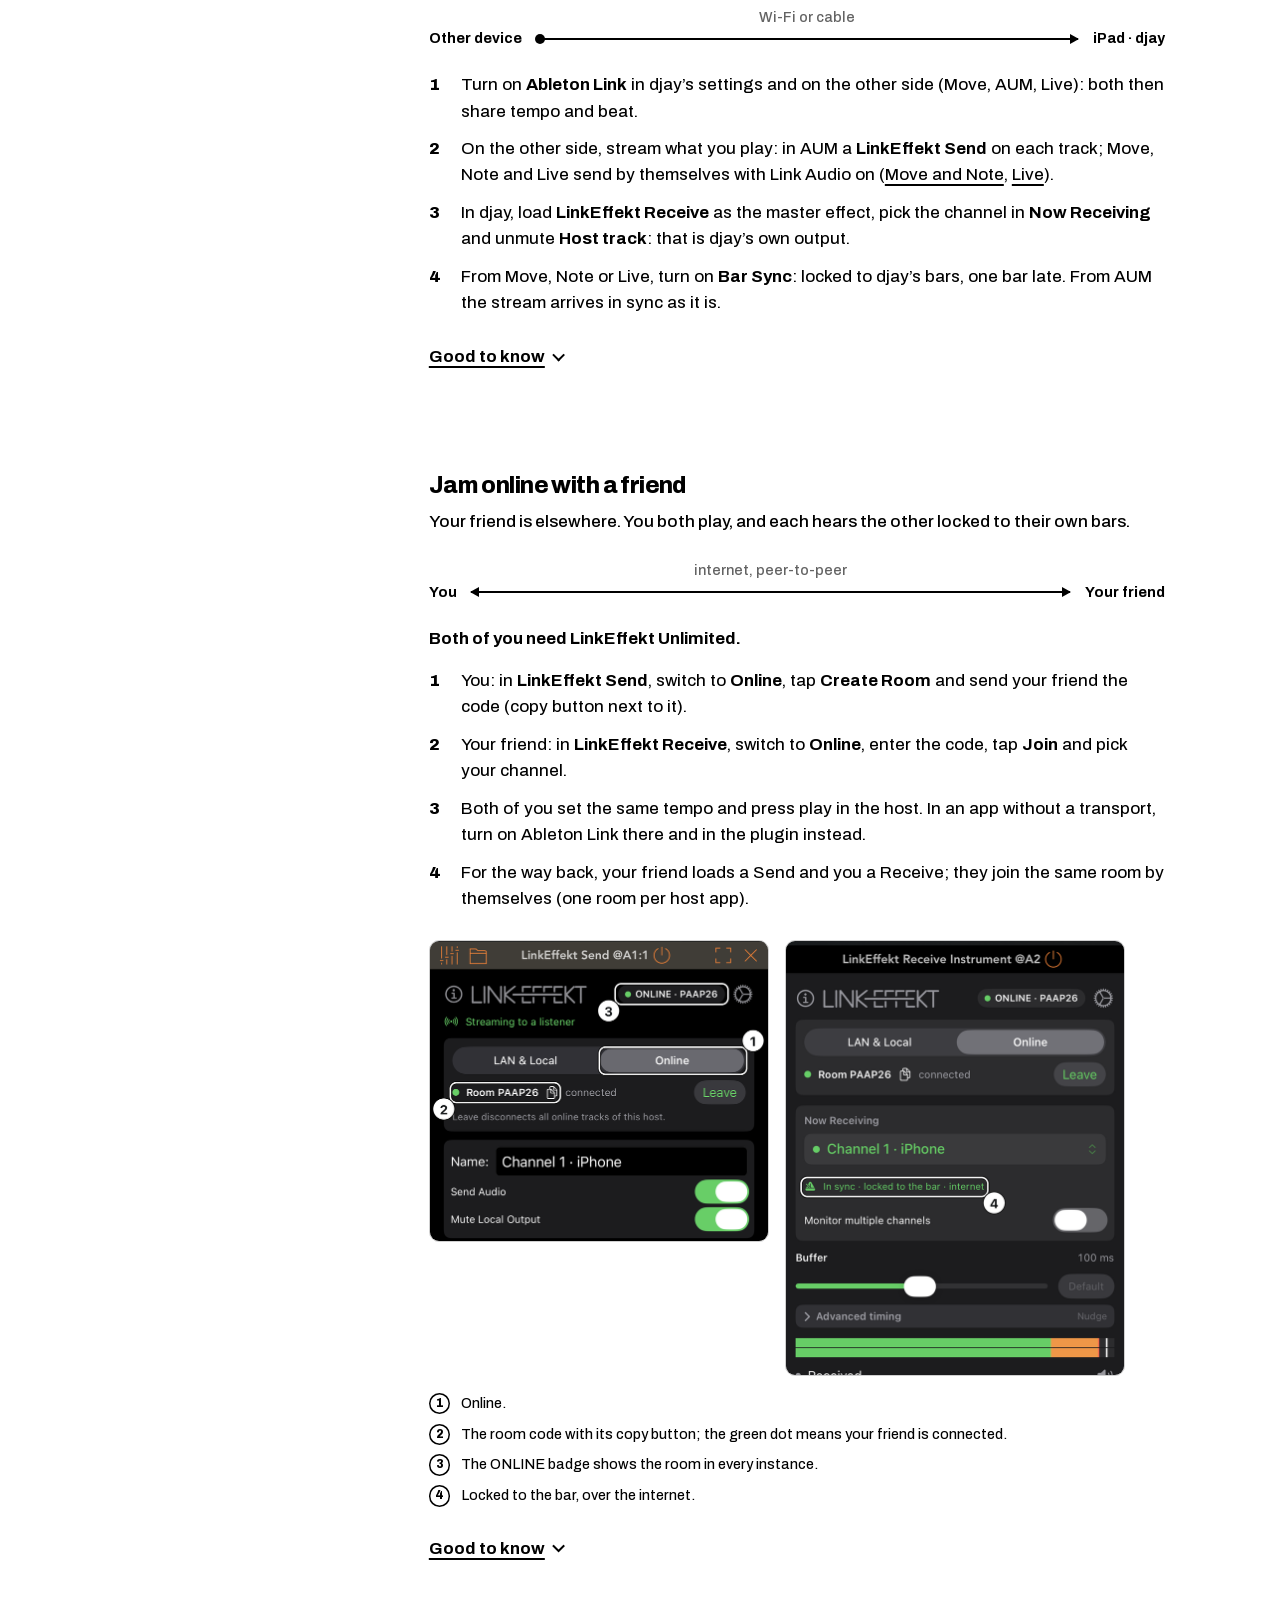
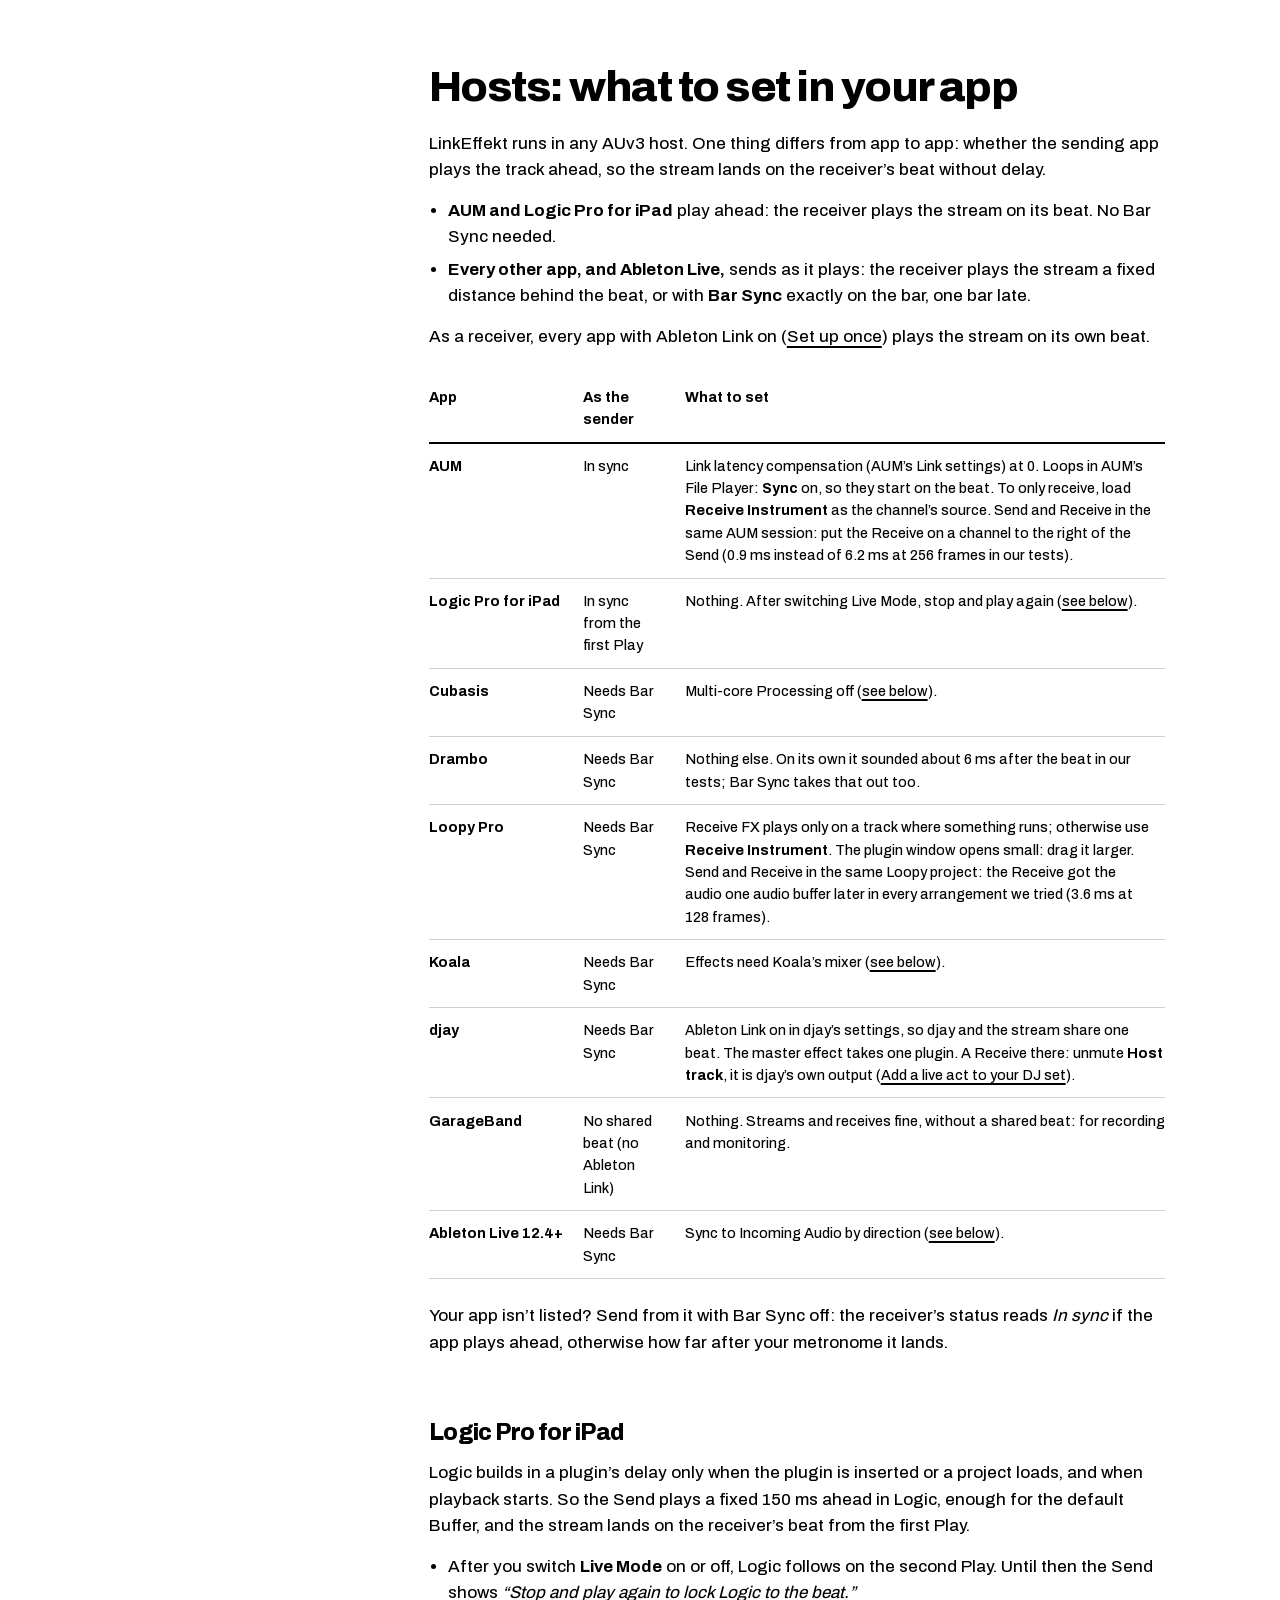
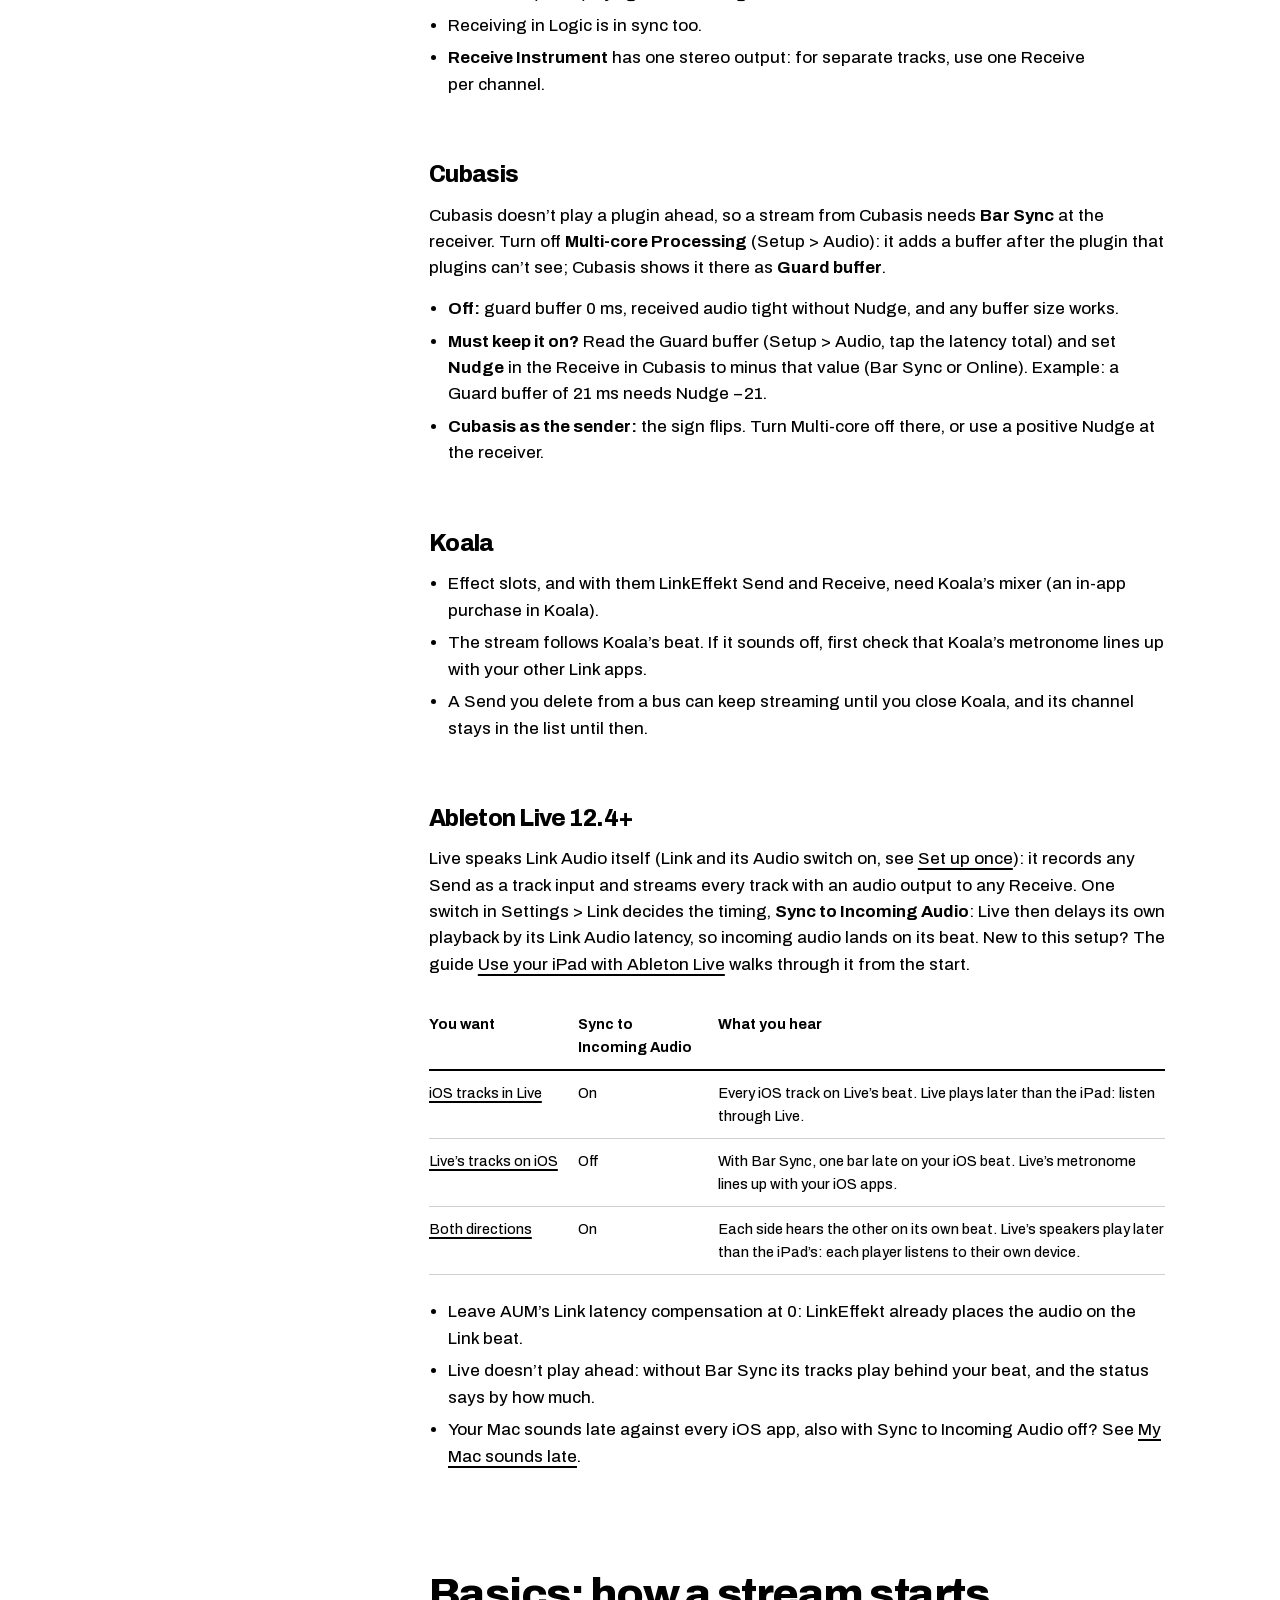
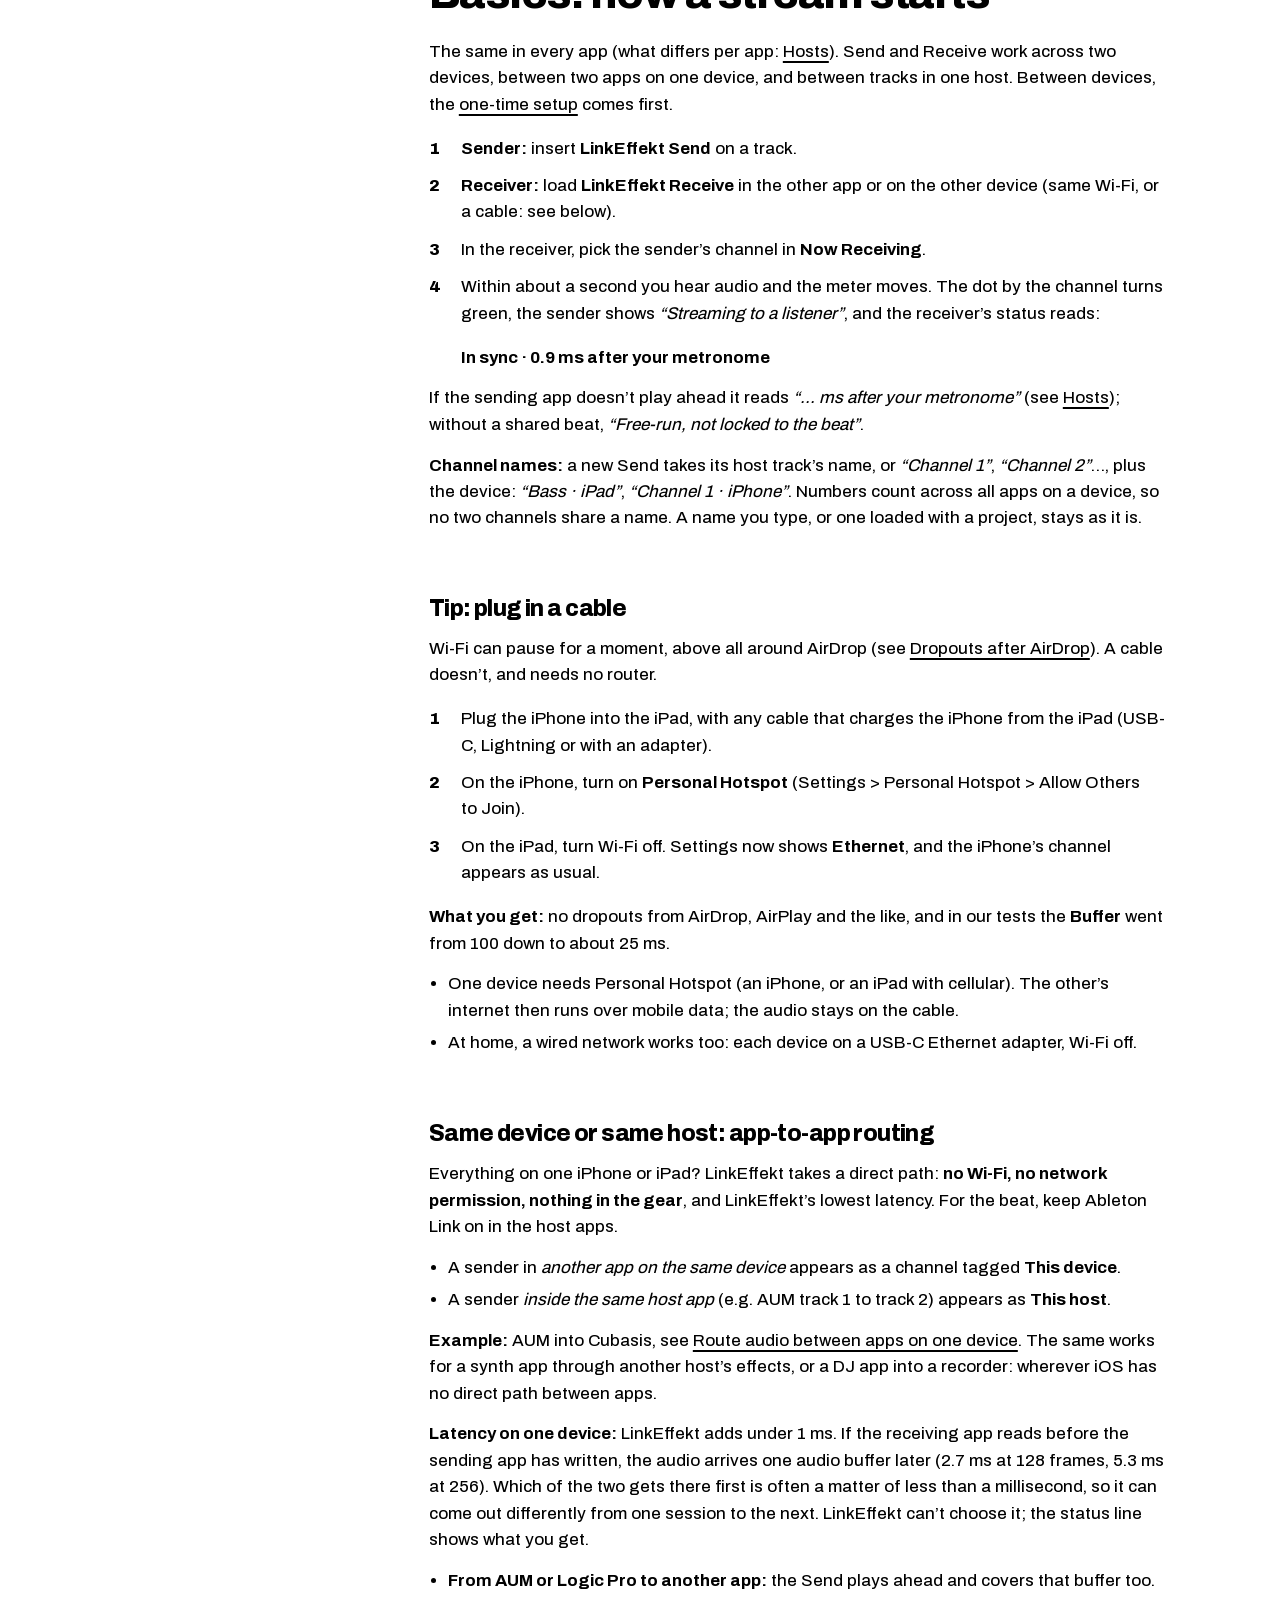
<file: manual.html>
<!DOCTYPE html>
<html lang="en">
<head>
<meta charset="utf-8">
<meta name="viewport" content="width=device-width, initial-scale=1">
<title>LinkEffekt Manual</title>
<meta name="description" content="The LinkEffekt manual: step-by-step workflows for audio and MIDI, what to set in each host, Beat Sync explained, every control and troubleshooting.">
<meta property="og:type" content="website">
<meta property="og:site_name" content="LinkEffekt">
<meta property="og:title" content="LinkEffekt Manual">
<meta property="og:description" content="The LinkEffekt manual: step-by-step workflows for audio and MIDI, what to set in each host, Beat Sync explained, every control and troubleshooting.">
<meta property="og:url" content="https://linkeffekt.com/manual.html">
<meta property="og:image" content="https://linkeffekt.com/og-image.png">
<meta property="og:image:width" content="1200">
<meta property="og:image:height" content="630">
<meta property="og:image:alt" content="LinkEffekt Send on any track streams to LinkEffekt Receive in any app: to another device, on the same device or online.">
<meta name="twitter:card" content="summary_large_image">
<link rel="icon" type="image/png" href="favicon-64.png">
<link rel="apple-touch-icon" href="icon-180.png">
<link rel="stylesheet" href="style.css?v=1aa4c1b9">
<link rel="stylesheet" href="head.css?v=7f80bca2">
<script>document.documentElement.classList.add('js');try{var t=localStorage.getItem('le-theme');if(t==='light'||t==='dark')document.documentElement.setAttribute('data-theme',t)}catch(e){}</script>
</head>
<body class="manual">

<header class="site-head">
  <a class="logo-link" href="./" aria-label="LinkEffekt home"><img class="logo" src="logo@3x.png" width="679" height="120" alt="LinkEffekt"></a>
  <nav class="site-nav" aria-label="Main">
    <button type="button" class="theme-toggle" id="theme-toggle" aria-label="Switch between light and dark">
      <svg class="ico-sun" viewBox="0 0 20 20" aria-hidden="true"><circle cx="10" cy="10" r="3.6" fill="none" stroke="currentColor" stroke-width="1.6"/><path d="M10 1.8v2.2M10 16v2.2M1.8 10H4M16 10h2.2M4.2 4.2l1.6 1.6M14.2 14.2l1.6 1.6M4.2 15.8l1.6-1.6M14.2 5.8l1.6-1.6" stroke="currentColor" stroke-width="1.6" stroke-linecap="round"/></svg>
      <svg class="ico-moon" viewBox="0 0 20 20" aria-hidden="true"><path d="M16.5 12.6A7 7 0 0 1 7.4 3.5a7 7 0 1 0 9.1 9.1z" fill="none" stroke="currentColor" stroke-width="1.6" stroke-linejoin="round"/></svg>
    </button>
    <a href="tutorials.html">Tutorials</a>
    <a href="manual.html" aria-current="page">Manual</a>
    <a class="nav-wide" href="contact.html">Contact</a>
  </nav>
</header>

<div class="toc-bar" id="toc-bar">
  <button type="button" aria-expanded="false" aria-controls="toc-bar-list">
    <span class="cur-title">Contents</span>
    <svg class="chev" viewBox="0 0 14 14" aria-hidden="true"><path d="M3 5l4 4 4-4" fill="none" stroke="currentColor" stroke-width="1.6" stroke-linecap="round" stroke-linejoin="round"/></svg>
  </button>
  <nav class="bar-list" id="toc-bar-list" aria-label="Chapters"></nav>
</div>

<div class="wrap wide manual-layout">

  <aside class="side-toc" aria-label="Contents">
    <nav id="side-nav">
      <a href="#what">What is LinkEffekt?</a>
      <a href="#setup">Set up once</a>
      <div class="sub" data-for="setup">
        <a href="#shared">Shared between plugins</a>
      </div>
      <a href="#workflows">Workflows</a>
      <div class="sub" data-for="workflows">
        <a href="#wf-jam">Jam with two devices</a>
        <a href="#wf-apps">Between apps on one device</a>
        <a href="#wf-record-live">Record iOS audio in Live</a>
        <a href="#wf-live-tracks">Play Live’s tracks on iOS</a>
        <a href="#wf-live-both">Both directions with Live</a>
        <a href="#wf-couch">Take the iPad to the couch</a>
        <a href="#wf-djay">Add a live act to your DJ set</a>
        <a href="#wf-online">Jam online with a friend</a>
      </div>
      <a href="#hosts">Hosts</a>
      <div class="sub" data-for="hosts">
        <a href="#host-logic">Logic Pro for iPad</a>
        <a href="#host-cubasis">Cubasis</a>
        <a href="#host-koala">Koala</a>
        <a href="#host-live">Ableton Live</a>
      </div>
      <a href="#lan">Basics</a>
      <div class="sub" data-for="lan">
        <a href="#cable">Tip: plug in a cable</a>
        <a href="#same-device">Same device or same host</a>
      </div>
      <a href="#send">LinkEffekt Send</a>
      <a href="#receive">LinkEffekt Receive</a>
      <a href="#online">Online mode</a>
      <a href="#midi">MIDI controllers</a>
      <div class="sub" data-for="midi">
        <a href="#midi-setup">Set up in your host</a>
        <a href="#midi-mac">On the Mac</a>
        <a href="#midi-timing">Timing</a>
        <a href="#midi-clock">Link to MIDI clock</a>
        <a href="#midi-free">Free and with the purchase</a>
      </div>
      <a href="#beatsync">Beat Sync</a>
      <a href="#troubleshooting">Troubleshooting</a>
      <div class="sub" data-for="troubleshooting">
        <a href="#ts-no-channel">No channel appears</a>
        <a href="#ts-off-beat">Off the beat</a>
        <a href="#ts-no-sound">No sound</a>
        <a href="#ts-dropouts">Crackles or dropouts</a>
        <a href="#ts-airdrop">Dropouts after AirDrop</a>
        <a href="#ts-mac-late">Mac sounds late</a>
        <a href="#ts-live-metronome">Live’s metronome is late</a>
        <a href="#ts-midi-twice">MIDI plays twice</a>
        <a href="#ts-midi-host">No LinkEffekt MIDI in my app</a>
        <a href="#ts-midi-mac">Mac doesn’t see the controllers</a>
      </div>
      <a href="#faq">FAQ</a>
    </nav>
  </aside>

  <main class="prose">

  <header class="page-head">
    <h1>LinkEffekt Manual</h1>
    <p class="pagemeta">For version 2.1 and later: Send, Receive, Receive Instrument and MIDI on iOS 15 or later, and the Mac for MIDI controllers.</p>
  </header>

  <section class="quick" id="start" aria-labelledby="start-title">
    <h2 id="start-title">Stream a track in three steps</h2>
    <div class="ways">
      <p class="ways-end">LinkEffekt Send<span>on any track</span></p>
      <ul class="ways-lines">
        <li><strong>Another device</strong><span>Wi-Fi or cable</span></li>
        <li><strong>Same device</strong><span>app to app, from under 1&nbsp;ms</span></li>
        <li><strong>Online</strong><span>a friend, anywhere</span></li>
      </ul>
      <p class="ways-end">LinkEffekt Receive<span>in any app</span></p>
    </div>
    <p class="ways-live"><strong>Ableton Live 12.4+</strong> speaks Link Audio too: it records any Send and streams its tracks to any Receive.</p>
    <ol>
      <li><strong>Open the LinkEffekt app once</strong> on every device and allow Local Network access. Without it, the plugins can’t find each other.</li>
      <li><strong>Put LinkEffekt Send on the track you want to share.</strong> For another device, once: Ableton Link on in both host apps, and in the Send’s gear Ableton Link and Share Audio. Both stay on for every plugin you add later.</li>
      <li><strong>Load LinkEffekt Receive</strong> on another track, in another app or on another device, and pick the channel in Now Receiving.</li>
    </ol>
    <div class="quick-sync">
      <div>
        <p class="sync-kicker">Sending from AUM or Logic Pro</p>
        <div class="seq seq-same" role="img" aria-label="Two bars of four beats. The app that sends and the app that receives hit the same beat.">
          <span class="trk">Sends</span><div class="lane"><i class="pad hit">1</i><i class="pad">2</i><i class="pad">3</i><i class="pad">4</i><i class="pad hit">1</i><i class="pad">2</i><i class="pad">3</i><i class="pad">4</i></div>
          <div class="tie"><span>in sync</span></div>
          <span class="trk">Receives</span><div class="lane"><i class="pad hit">1</i><i class="pad">2</i><i class="pad">3</i><i class="pad">4</i><i class="pad hit">1</i><i class="pad">2</i><i class="pad">3</i><i class="pad">4</i></div>
        </div>
        <p><strong>In sync.</strong> The Send plays the track ahead by the trip over the network and it arrives in sync. Nothing to set.</p>
      </div>
      <div>
        <p class="sync-kicker">Sending from any other app or Live</p>
        <div class="seq seq-bar" role="img" aria-label="Two bars of four beats. With Bar Sync the downbeat that is sent arrives one bar later, on the downbeat of the app that receives.">
          <span class="trk">Sends</span><div class="lane"><i class="pad hit">1</i><i class="pad">2</i><i class="pad">3</i><i class="pad">4</i><i class="pad">1</i><i class="pad">2</i><i class="pad">3</i><i class="pad">4</i></div>
          <div class="tie"><span>one bar later</span></div>
          <span class="trk">Receives</span><div class="lane"><i class="pad">1</i><i class="pad">2</i><i class="pad">3</i><i class="pad">4</i><i class="pad hit">1</i><i class="pad">2</i><i class="pad">3</i><i class="pad">4</i></div>
        </div>
        <p><strong>Turn on Bar Sync</strong> in the Receive: one bar late, on your metronome.</p>
      </div>
    </div>
    <h2 class="quick-second" id="start-midi">Play a controller on every device in three steps</h2>
    <ol>
      <li><strong>Load LinkEffekt MIDI</strong> as a MIDI effect in your host on each iPad or iPhone you play on. On a Mac, open LinkEffekt.</li>
      <li><strong>Turn on Share controllers</strong> where the controller is plugged in to use it on your other devices (needs LinkEffekt Unlimited).</li>
      <li><strong>Pick your controller with ·&nbsp;LinkEffekt</strong> where you play, instead of the controller itself, and map as usual. Your mappings then work wherever you plug it in. More in <a href="#midi">MIDI controllers</a>.</li>
    </ol>
    <p class="quick-next">Next: <a href="#workflows">find your setup in Workflows</a>, and what to set in your app in <a href="#hosts">Hosts</a>. Something not working? <a href="#troubleshooting">Troubleshooting</a>.</p>
  </section>

  <nav class="toc" aria-label="Contents">
    <a href="#what">What is LinkEffekt?</a>
    <a href="#setup">Set up once</a>
    <a href="#workflows">Workflows</a>
    <a href="#hosts">Hosts</a>
    <a href="#lan">Basics</a>
    <a href="#send">LinkEffekt Send</a>
    <a href="#receive">LinkEffekt Receive</a>
    <a href="#online">Online mode</a>
    <a href="#midi">MIDI controllers</a>
    <a href="#beatsync">Beat Sync</a>
    <a href="#troubleshooting">Troubleshooting</a>
    <a href="#faq">FAQ</a>
  </nav>

  <h2 id="what">What is LinkEffekt?</h2>
  <p>LinkEffekt streams audio between music apps: on one iPhone or iPad, between devices on your network (Ableton Link Audio) or over the internet (Online mode). It comes as four AUv3 plugins for any host (AUM, Logic Pro, Cubasis, Drambo, Loopy Pro, Koala, djay, GarageBand and others; what differs between them: <a href="#hosts">Hosts</a>):</p>

  <div class="table-scroll">
    <table>
      <tr><th>Plugin</th><th>Type</th><th>Use it to</th></tr>
      <tr><td><strong>LinkEffekt Send</strong></td><td>Audio effect</td><td>Streams a track. Insert it on the track you want to share.</td></tr>
      <tr><td><strong>LinkEffekt Receive</strong></td><td>Audio effect</td><td>Plays channels. The standard receiver, for every host.</td></tr>
      <tr><td><strong>LinkEffekt Receive Instrument</strong></td><td>Instrument</td><td>The same receiver as a sound source: for AUM’s source slot or an instrument track.</td></tr>
      <tr><td><strong>LinkEffekt MIDI</strong></td><td>MIDI effect</td><td>Plays the MIDI controllers of all your devices, each on its own output (<a href="#midi">MIDI controllers</a>).</td></tr>
    </table>
  </div>

  <p><strong>What can you do with it?</strong> Jam across devices, route audio between apps, record iOS audio in Ableton Live, play Live’s tracks on your iPad, record Ableton Move and Note, bring a live act into your DJ set, jam online, play a controller on every device. <a href="#workflows">Workflows</a> shows each one step by step. On the Mac, LinkEffekt shares MIDI controllers from the menu bar (<a href="#midi-mac">On the Mac</a>).</p>
  <p><strong>Free and paid:</strong> one Send and one Receive are free, in full quality, on your network and on one device, each device sends Link to MIDI clock to one piece of gear, and on the Mac one controller gets its own port. The one-time in-app purchase <strong>LinkEffekt Unlimited</strong> adds unlimited instances, several channels per Receive, <strong>Online</strong> mode, MIDI between your devices, Link to MIDI clock for all your gear and unlimited virtual MIDI ports on the Mac. Buy or restore it in the app or in any plugin; it unlocks every plugin on the device.</p>

  <h2 id="setup">Set up once</h2>
  <p>A few switches, each set once. They stay set, so every plugin you add later works right away. Between devices you need all of them. On one device, app to app or track to track, LinkEffekt takes a direct path, and only Ableton Link in the host apps matters: it keeps them in sync (<a href="#same-device">Same device or same host</a>).</p>
  <div class="table-scroll">
    <table class="host-table">
      <tr><th>What</th><th>Where</th><th>Applies to</th></tr>
      <tr><td><strong>Local Network access</strong></td><td data-label="Where">Open the LinkEffekt app and allow it.</td><td data-label="Applies to">This device. Without it, the plugins can’t find each other.</td></tr>
      <tr><td><strong>Ableton Link</strong></td><td data-label="Where">In the host app’s own settings (AUM, Logic Pro, Cubasis…), not only in the plugin.</td><td data-label="Applies to">That app: it shares tempo and beat so streams can arrive in sync.</td></tr>
      <tr><td><strong>Ableton Link and Share Audio</strong></td><td data-label="Where">The gear in any LinkEffekt plugin.</td><td data-label="Applies to">Every LinkEffekt plugin on this device, in every app.</td></tr>
      <tr><td><strong>Ableton Live 12.4+</strong></td><td data-label="Where">Settings &gt; Link: Link and its Audio switch.</td><td data-label="Applies to">Live. Sync to Incoming Audio depends on the direction (<a href="#host-live">Hosts: Ableton Live</a>).</td></tr>
    </table>
  </div>
  <p>After that, load your template and everything connects by itself between your apps and devices. Every Receive finds its Send again by name, and Send and Receive set the timing themselves. Online, you join the room again each session.</p>

  <h3 id="shared">Shared between plugins</h3>
  <p>Most controls belong to one plugin and are saved with your project: its name, Gain, Pan, mutes, Live Mode, Buffer, Bar Sync and channel. These reach further:</p>
  <ul>
    <li><strong>LinkEffekt Unlimited</strong> (in-app purchase): every plugin on this device. On your other devices with the same Apple ID, restore it.</li>
    <li><strong>Bypass all LinkEffekt Sends</strong>: every Send on this device, in every app.</li>
    <li><strong>Link Offset</strong> with <em>Apply to all channels</em>: every Send in this app.</li>
    <li><strong>Nudge</strong> with <em>Apply to all channels in this host</em>: every Receive in this app.</li>
    <li><strong>Online room</strong>: all Online plugins in one app share one room; <strong>Leave</strong> closes it for all of them.</li>
    <li><strong>This iPad · all apps</strong> in LinkEffekt MIDI (Share, Name, Link to MIDI clock): every app on this device.</li>
  </ul>

  <h2 id="workflows">Workflows</h2>
  <p>Pick your situation. Each workflow lists only the steps for it, with the <a href="#setup">one-time setup</a> done; the chapters after it explain every control.</p>

  <div class="wf-index">
    <p class="wf-group">In one room</p>
    <a class="wf-tile" href="#wf-jam"><span class="wf-route">iPhone ⇄ iPad</span><span class="wf-name">Jam with two devices</span></a>
    <p class="wf-group">On one device</p>
    <a class="wf-tile" href="#wf-apps"><span class="wf-route">AUM → Cubasis</span><span class="wf-name">Route audio between apps on one device</span></a>
    <p class="wf-group">With Ableton Live</p>
    <a class="wf-tile" href="#wf-record-live"><span class="wf-route">iPad → Live</span><span class="wf-name">Record iOS audio in Ableton Live</span></a>
    <a class="wf-tile" href="#wf-live-tracks"><span class="wf-route">Live → iPad</span><span class="wf-name">Play Live’s tracks on your iPad or iPhone</span></a>
    <a class="wf-tile" href="#wf-live-both"><span class="wf-route">iPad ⇄ Live</span><span class="wf-name">Both directions with Live</span></a>
    <a class="wf-tile" href="#wf-couch"><span class="wf-route">One switch</span><span class="wf-name">Take the iPad to the couch</span></a>
    <p class="wf-group">In your DJ set</p>
    <a class="wf-tile" href="#wf-djay"><span class="wf-route">Move, AUM or Live → djay</span><span class="wf-name">Add a live act to your DJ set</span></a>
    <p class="wf-group">With MIDI controllers</p>
    <a class="wf-tile" href="#midi-setup"><span class="wf-route">Controller → every device</span><span class="wf-name">Play a controller on every device</span></a>
    <p class="wf-group">Over the internet</p>
    <a class="wf-tile" href="#wf-online"><span class="wf-route">You ⇄ a friend</span><span class="wf-name">Jam online with a friend</span></a>
  </div>

  <article class="wf" id="wf-jam">
    <h3>Jam with two devices</h3>
    <p class="wf-lead">iPad and iPhone in one room: each of you plays a part and hears the other in sync.</p>
    <div class="route" role="img" aria-label="Route: iPhone in AUM to iPad in AUM and back, over Wi-Fi or a cable">
      <span class="route-label">Wi-Fi or cable</span>
      <span class="route-node">iPhone · AUM</span>
      <span class="route-wire both"></span>
      <span class="route-node">iPad · AUM</span>
    </div>
    <ol>
      <li>On each device, insert <strong>LinkEffekt Send</strong> on the track you play.</li>
      <li>On each device, load <strong>LinkEffekt Receive</strong> on another track and pick the other device’s channel in <strong>Now Receiving</strong>.</li>
      <li>The status reads <em>In sync</em> in both directions.</li>
    </ol>
    <figure class="shot">
      <div class="shot-imgs">
        <img src="img/manual/jam-send.png" width="340" height="427" loading="lazy" alt="LinkEffekt Send in AUM on the iPad, its status line reads Streaming to a listener">
        <img src="img/manual/jam-receive.png" width="340" height="452" loading="lazy" alt="LinkEffekt Receive in AUM on the iPad, playing Channel 1 · iPhone, status In sync, Buffer 100 ms">
      </div>
      <figcaption>
        <ul class="callouts">
          <li><span class="cn">1</span>The Send: someone is listening.</li>
          <li><span class="cn">2</span>The other device’s channel, named after the device.</li>
          <li><span class="cn">3</span>In sync.</li>
          <li><span class="cn">4</span>Buffer: 100&nbsp;ms in reserve against Wi-Fi gaps, the default.</li>
        </ul>
      </figcaption>
    </figure>
    <details class="gtk">
      <summary class="gtk-title">Good to know</summary>
      <ul>
        <li>Each part plays once in the room: the Send mutes your track locally (<strong>Mute Local Output</strong>), the other device plays it. On headphones, turn it off.</li>
        <li>Everything in the sending app sounds a bit later (typically 50 to 150&nbsp;ms): AUM plays ahead so the other side gets it in sync. Playing a live instrument there? See <strong>Live Mode</strong> in <a href="#send">LinkEffekt Send</a>.</li>
        <li>Logic Pro plays ahead too. Sending from any other app (Cubasis, Drambo, Loopy Pro, Koala)? The other side plays behind the beat: turn on <strong>Bar Sync</strong> there (one bar late). See <a href="#hosts">Hosts</a>.</li>
        <li>A cable instead of Wi-Fi: no AirDrop dropouts and a much smaller buffer (<a href="#cable">Plug in a cable</a>).</li>
        <li><strong>Tip: two audio interfaces in one session.</strong> An iPad or iPhone uses one USB audio interface at a time, but each device can have its own. Plug the second interface into the iPhone, insert <strong>LinkEffekt Send</strong> on its inputs in AUM and pick them in a <strong>LinkEffekt Receive</strong> on the iPad. Both interfaces now play in one session, locked to Ableton Link. The iPhone’s inputs arrive later than the iPad’s own (the status says how far), so this isn’t for hearing yourself while you play.</li>
      </ul>
    </details>
  </article>

  <article class="wf" id="wf-apps">
    <h3>Route audio between apps on one device</h3>
    <p class="wf-lead">Everything on one iPad or iPhone: record AUM in Cubasis, or run a synth app through another host’s effects.</p>
    <div class="route" role="img" aria-label="Route: AUM to Cubasis on the same device">
      <span class="route-label">this device</span>
      <span class="route-node">AUM</span>
      <span class="route-wire"></span>
      <span class="route-node">Cubasis</span>
    </div>
    <ol>
      <li>In AUM, insert <strong>LinkEffekt Send</strong> on the channel you want.</li>
      <li>In Cubasis, load <strong>LinkEffekt Receive</strong> on an audio track (or <strong>Receive Instrument</strong> on an instrument track) and pick the channel tagged <strong>This device</strong>.</li>
      <li>Arm the track and record.</li>
    </ol>
    <figure class="shot">
      <div class="shot-imgs">
        <img src="img/manual/app-to-app.png" width="520" height="428" loading="lazy" alt="LinkEffekt Receive Instrument in Cubasis, receiving Channel 1 · iPad · This device">
      </div>
      <figcaption>
        <ul class="callouts">
          <li><span class="cn">1</span><span><em>This device</em>: the Send in AUM, no network involved. A direct path: LinkEffekt adds under 1&nbsp;ms. From AUM, the Send plays ahead and also covers the extra audio buffer when iOS runs Cubasis first.</span></li>
        </ul>
      </figcaption>
    </figure>
    <details class="gtk">
      <summary class="gtk-title">Good to know</summary>
      <ul>
        <li>No Wi-Fi, no network permission, nothing in the plugin’s gear. Only <strong>Ableton Link</strong> on in AUM and in Cubasis, in their own settings: without it Cubasis keeps its own beat, and the status can’t tell.</li>
        <li>Loops in AUM’s File Player: <strong>Sync</strong> on, so they start on the beat.</li>
        <li>Two tracks in the same app (AUM track 1 to track 2) show up as <strong>This host</strong>.</li>
        <li>Tightest timing: both apps at 128 or 256 frames, and <strong>Multi-core Processing</strong> off in Cubasis (Setup &gt; Audio; more in <a href="#host-cubasis">Hosts: Cubasis</a>).</li>
      </ul>
    </details>
  </article>

  <article class="wf" id="wf-record-live">
    <h3>Record iOS audio in Ableton Live</h3>
    <p class="wf-lead">Your iPad session goes into Live, one Live track per iOS track.</p>
    <div class="route" role="img" aria-label="Route: iPad in AUM to Ableton Live 12.4 or later on the Mac, over Wi-Fi or a cable">
      <span class="route-label">Wi-Fi or cable</span>
      <span class="route-node">iPad · AUM</span>
      <span class="route-wire"></span>
      <span class="route-node">Mac · Live 12.4+</span>
    </div>
    <ol>
      <li>On the iPad, insert <strong>LinkEffekt Send</strong> on each track you want in Live and name it (e.g. <em>Bass</em>).</li>
      <li>In Live, open <strong>Settings &gt; Link</strong> and turn <strong>Sync to Incoming Audio</strong> on.</li>
      <li>On a Live audio track, set the input to <strong>LinkEffekt</strong> and the channel, Monitor to <strong>In</strong>.</li>
      <li>Raise Live’s Link Audio latency until playback is stable, then record.</li>
    </ol>
    <figure class="shot">
      <div class="shot-imgs">
        <img src="img/manual/live-input.png" width="168" height="61" loading="lazy" alt="Ableton Live track input set to LinkEffekt, Channel 1">
      </div>
      <figcaption><p class="shot-note">Live’s track input: the peer <em>LinkEffekt</em>, then the channel.</p></figcaption>
    </figure>
    <details class="gtk">
      <summary class="gtk-title">Good to know</summary>
      <ul>
        <li>Listen through Live: the Send mutes the iPad, so you hear each track once, on Live’s beat. Live delays its own playback on purpose (Sync to Incoming Audio), so Live and the iPad won’t line up by ear.</li>
        <li>Works from any iOS app with Ableton Link, not only AUM: Live waits for the incoming audio and puts it on its beat.</li>
        <li>The sending app itself sounds a few ms after the beat (Drambo on its own: about 6&nbsp;ms in our tests)? Set <strong>Link Offset</strong> in its Send to minus that (gear), best before you start: Live follows a change only slowly, over a few minutes.</li>
        <li>Leave AUM’s Link latency compensation at 0: LinkEffekt already places the audio on the Link beat.</li>
        <li>Hardware on the iPad goes the same way: a drum machine with Link to MIDI clock from LinkEffekt MIDI, its audio into AUM and through a Send, lands on Live’s beat once its offset is set in Live (see <a href="#midi-clock">Link to MIDI clock</a>).</li>
        <li>Mac sounds late against your iOS devices? System-wide audio tools such as SoundSource can delay every Mac app; exclude Live there (see <a href="#ts-mac-late">My Mac sounds late</a>).</li>
      </ul>
    </details>
  </article>

  <article class="wf" id="wf-live-tracks">
    <h3>Play Live’s tracks on your iPad or iPhone</h3>
    <p class="wf-lead">Jam along with Live, run its tracks through iOS effects, or monitor Live on the iPad.</p>
    <div class="route" role="img" aria-label="Route: Ableton Live 12.4 or later on the Mac to the iPad in AUM, over Wi-Fi or a cable">
      <span class="route-label">Wi-Fi or cable</span>
      <span class="route-node">Mac · Live 12.4+</span>
      <span class="route-wire"></span>
      <span class="route-node">iPad · AUM</span>
    </div>
    <ol>
      <li>In Live, open <strong>Settings &gt; Link</strong> and turn <strong>Sync to Incoming Audio</strong> off.</li>
      <li>On the iPad, load <strong>LinkEffekt Receive</strong> and pick a Live track in <strong>Now Receiving</strong> (every track with an audio output, returns and Main included).</li>
      <li>Turn on <strong>Bar Sync</strong>. The status reads <em>On your metronome · one bar later</em>.</li>
    </ol>
    <details class="gtk">
      <summary class="gtk-title">Good to know</summary>
      <ul>
        <li>Live doesn’t play ahead: without Bar Sync its tracks play behind your beat, and the status says by how much.</li>
        <li>In this setup Live’s metronome lines up with your iOS apps. Leave AUM’s Link latency compensation at 0.</li>
      </ul>
    </details>
  </article>

  <article class="wf" id="wf-live-both">
    <h3>Both directions with Live</h3>
    <p class="wf-lead">The iPad sends to Live and plays Live’s tracks at the same time.</p>
    <div class="route" role="img" aria-label="Route: iPad in AUM to Ableton Live and back, over Wi-Fi or a cable">
      <span class="route-label">Wi-Fi or cable</span>
      <span class="route-node">iPad · AUM</span>
      <span class="route-wire both"></span>
      <span class="route-node">Mac · Live 12.4+</span>
    </div>
    <ol>
      <li>In Live, turn <strong>Sync to Incoming Audio</strong> on.</li>
      <li>iPad to Live: set it up as in <a href="#wf-record-live">Record iOS audio in Ableton Live</a>.</li>
      <li>Live to iPad: load the Receive as in <a href="#wf-live-tracks">Play Live’s tracks</a>, with <strong>Bar Sync</strong> on; Sync to Incoming Audio stays on.</li>
      <li>Each player listens to their own device: at the Mac to Live, at the iPad to the iPad. Each direction arrives in sync with the side that receives it.</li>
    </ol>
    <details class="gtk">
      <summary class="gtk-title">Good to know</summary>
      <p>Live’s speakers and the iPad’s sit apart by Live’s Link Audio latency (Sync to Incoming Audio), so don’t listen to both at once. Which setting for which direction: <a href="#host-live">Hosts: Ableton Live</a>.</p>
    </details>
  </article>

  <article class="wf" id="wf-couch">
    <h3>Take the iPad to the couch</h3>
    <p class="wf-lead">Your iPad streams every track to Live. Take it elsewhere and hear the whole session on the iPad again.</p>
    <ol>
      <li>In any <strong>LinkEffekt Send</strong>, turn on <strong>Bypass all LinkEffekt Sends</strong> (right under Mute Local Output).</li>
      <li>Every Send on the iPad stops streaming, in every host, and every track plays on the iPad. An orange note in each Send says so.</li>
      <li>Back at Live, tap the orange note to stream again.</li>
    </ol>
    <figure class="shot">
      <div class="shot-imgs">
        <img src="img/manual/couch.png" width="340" height="336" loading="lazy" alt="LinkEffekt Send with Bypass all LinkEffekt Sends on and the orange note at the top: All LinkEffekt Sends are bypassed. Nothing is streamed. Tap to turn off.">
      </div>
      <figcaption>
        <ul class="callouts">
          <li><span class="cn">1</span>The switch, in any Send.</li>
          <li><span class="cn">2</span>The note in every Send. Tap it to stream again.</li>
        </ul>
      </figcaption>
    </figure>
    <details class="gtk">
      <summary class="gtk-title">Good to know</summary>
      <p>The switch stays on until you turn it off, also after a restart.</p>
    </details>
  </article>

  <article class="wf" id="wf-djay">
    <h3>Add a live act to your DJ set</h3>
    <p class="wf-lead">A groovebox, a synth or a whole Live set plays into djay in sync with your mix: Ableton Move, AUM on a second iPad, or Ableton Live on the Mac.</p>
    <div class="route" role="img" aria-label="Route: Ableton Move, AUM on a second device or Ableton Live 12.4 or later to djay, over Wi-Fi or a cable">
      <span class="route-label">Wi-Fi or cable</span>
      <span class="route-node">Other device</span>
      <span class="route-wire"></span>
      <span class="route-node">iPad · djay</span>
    </div>
    <ol>
      <li>Turn on <strong>Ableton Link</strong> in djay’s settings and on the other side (Move, AUM, Live): both then share tempo and beat.</li>
      <li>On the other side, stream what you play: in AUM a <strong>LinkEffekt Send</strong> on each track; Move, Note and Live send by themselves with Link Audio on (<a href="#faq-move">Move and Note</a>, <a href="#wf-live-tracks">Live</a>).</li>
      <li>In djay, load <strong>LinkEffekt Receive</strong> as the master effect, pick the channel in <strong>Now Receiving</strong> and unmute <strong>Host track</strong>: that is djay’s own output.</li>
      <li>From Move, Note or Live, turn on <strong>Bar Sync</strong>: locked to djay’s bars, one bar late. From AUM the stream arrives in sync as it is.</li>
    </ol>
    <details class="gtk">
      <summary class="gtk-title">Good to know</summary>
      <ul>
        <li>Playing pads or keys live on the other side: listen there on headphones. djay’s speakers play your part in sync with the mix and later than your hands. In AUM, turn on <strong>Live Mode</strong> and turn off <strong>Mute Local Output</strong> in the Send, and Bar Sync in djay (see <a href="#send">LinkEffekt Send</a>).</li>
        <li>The level of the stream: <strong>Received</strong> in the Receive’s mixer. Two full mixes add up, so pull it down if the meter turns red.</li>
        <li>Several channels at once, drums and bass: <strong>Monitor multiple channels</strong> in the Receive, with LinkEffekt Unlimited.</li>
        <li>Your set into Live instead: load <strong>LinkEffekt Send</strong> as djay’s master effect and record it as in <a href="#wf-record-live">Record iOS audio in Ableton Live</a>. djay takes one master effect, so on your network it’s one direction at a time.</li>
        <li>Back to back with a DJ friend somewhere else: both load <strong>LinkEffekt Receive</strong> as djay’s master effect and play over the internet, as in the tip in <a href="#wf-online">Jam online with a friend</a>. Set the same <strong>Headroom</strong> in djay on both sides, or one mix arrives louder than the other.</li>
      </ul>
    </details>
  </article>

  <article class="wf" id="wf-online">
    <h3>Jam online with a friend</h3>
    <p class="wf-lead">Your friend is elsewhere. You both play, and each hears the other locked to their own bars.</p>
    <div class="route" role="img" aria-label="Route: your Send to your friend’s Receive and back, over the internet, peer-to-peer">
      <span class="route-label">internet, peer-to-peer</span>
      <span class="route-node">You</span>
      <span class="route-wire both"></span>
      <span class="route-node">Your friend</span>
    </div>
    <p class="need">Both of you need LinkEffekt Unlimited.</p>
    <ol>
      <li>You: in <strong>LinkEffekt Send</strong>, switch to <strong>Online</strong>, tap <strong>Create Room</strong> and send your friend the code (copy button next to it).</li>
      <li>Your friend: in <strong>LinkEffekt Receive</strong>, switch to <strong>Online</strong>, enter the code, tap <strong>Join</strong> and pick your channel.</li>
      <li>Both of you set the same tempo and press play in the host. In an app without a transport, turn on Ableton Link there and in the plugin instead.</li>
      <li>For the way back, your friend loads a Send and you a Receive; they join the same room by themselves (one room per host app).</li>
    </ol>
    <figure class="shot">
      <div class="shot-imgs">
        <img src="img/manual/online-send.png" width="340" height="302" loading="lazy" alt="LinkEffekt Send on the iPhone in Online mode, room PAAP26 connected">
        <img src="img/manual/online-receive.png" width="340" height="436" loading="lazy" alt="LinkEffekt Receive on the iPad in Online mode, status In sync · locked to the bar · internet">
      </div>
      <figcaption>
        <ul class="callouts">
          <li><span class="cn">1</span>Online.</li>
          <li><span class="cn">2</span>The room code with its copy button; the green dot means your friend is connected.</li>
          <li><span class="cn">3</span>The ONLINE badge shows the room in every instance.</li>
          <li><span class="cn">4</span>Locked to the bar, over the internet.</li>
        </ul>
      </figcaption>
    </figure>
    <details class="gtk">
      <summary class="gtk-title">Good to know</summary>
      <ul>
        <li>Your friend’s audio lands on your “1”, whole bars late. Each hears the other on their own beat, which is right as long as each listens to their own device.</li>
        <li>To hear your own part while you stream, turn off <strong>Mute Local Output</strong> in the Send.</li>
        <li><strong>Tip: back to back with one plugin slot each</strong>, for example two DJs in djay, whose master effect takes a single plugin: both of you load <strong>LinkEffekt Receive</strong> there instead of a Send. You create the room, your friend joins; both turn on <strong>Send my track</strong>, pick the other’s channel and unmute <strong>Host track</strong> to hear yourselves too. With Ableton Link on in both apps, it locks to the bar (see <a href="#online">Online mode</a>).</li>
      </ul>
    </details>
  </article>

  <h2 id="hosts">Hosts: what to set in your app</h2>
  <p>LinkEffekt runs in any AUv3 host. One thing differs from app to app: whether the sending app plays the track ahead, so the stream lands on the receiver’s beat without delay.</p>
  <ul>
    <li><strong>AUM and Logic Pro for iPad</strong> play ahead: the receiver plays the stream on its beat. No Bar Sync needed.</li>
    <li><strong>Every other app, and Ableton Live,</strong> sends as it plays: the receiver plays the stream a fixed distance behind the beat, or with <strong>Bar Sync</strong> exactly on the bar, one bar late.</li>
  </ul>
  <p>As a receiver, every app with Ableton Link on (<a href="#setup">Set up once</a>) plays the stream on its own beat.</p>
  <div class="table-scroll">
    <table class="host-table">
      <tr><th>App</th><th>As the sender</th><th>What to set</th></tr>
      <tr><td><strong>AUM</strong></td><td data-label="As the sender">In sync</td><td data-label="What to set">Link latency compensation (AUM’s Link settings) at 0. Loops in AUM’s File Player: <strong>Sync</strong> on, so they start on the beat. To only receive, load <strong>Receive Instrument</strong> as the channel’s source. Send and Receive in the same AUM session: put the Receive on a channel to the right of the Send (0.9&nbsp;ms instead of 6.2&nbsp;ms at 256 frames in our tests).</td></tr>
      <tr><td><strong>Logic Pro for iPad</strong></td><td data-label="As the sender">In sync from the first Play</td><td data-label="What to set">Nothing. After switching Live Mode, stop and play again (<a href="#host-logic">see below</a>).</td></tr>
      <tr><td><strong>Cubasis</strong></td><td data-label="As the sender">Needs Bar Sync</td><td data-label="What to set">Multi-core Processing off (<a href="#host-cubasis">see below</a>).</td></tr>
      <tr><td><strong>Drambo</strong></td><td data-label="As the sender">Needs Bar Sync</td><td data-label="What to set">Nothing else. On its own it sounded about 6&nbsp;ms after the beat in our tests; Bar Sync takes that out too.</td></tr>
      <tr><td><strong>Loopy Pro</strong></td><td data-label="As the sender">Needs Bar Sync</td><td data-label="What to set">Receive FX plays only on a track where something runs; otherwise use <strong>Receive Instrument</strong>. The plugin window opens small: drag it larger. Send and Receive in the same Loopy project: the Receive got the audio one audio buffer later in every arrangement we tried (3.6&nbsp;ms at 128 frames).</td></tr>
      <tr><td><strong>Koala</strong></td><td data-label="As the sender">Needs Bar Sync</td><td data-label="What to set">Effects need Koala’s mixer (<a href="#host-koala">see below</a>).</td></tr>
      <tr><td><strong>djay</strong></td><td data-label="As the sender">Needs Bar Sync</td><td data-label="What to set">Ableton Link on in djay’s settings, so djay and the stream share one beat. The master effect takes one plugin. A Receive there: unmute <strong>Host track</strong>, it is djay’s own output (<a href="#wf-djay">Add a live act to your DJ set</a>).</td></tr>
      <tr><td><strong>GarageBand</strong></td><td data-label="As the sender">No shared beat (no Ableton Link)</td><td data-label="What to set">Nothing. Streams and receives fine, without a shared beat: for recording and monitoring.</td></tr>
      <tr><td><strong>Ableton Live 12.4+</strong></td><td data-label="As the sender">Needs Bar Sync</td><td data-label="What to set">Sync to Incoming Audio by direction (<a href="#host-live">see below</a>).</td></tr>
    </table>
  </div>
  <p>Your app isn’t listed? Send from it with Bar Sync off: the receiver’s status reads <em>In sync</em> if the app plays ahead, otherwise how far after your metronome it lands.</p>

  <h3 id="host-logic">Logic Pro for iPad</h3>
  <p>Logic builds in a plugin’s delay only when the plugin is inserted or a project loads, and when playback starts. So the Send plays a fixed 150&nbsp;ms ahead in Logic, enough for the default Buffer, and the stream lands on the receiver’s beat from the first Play.</p>
  <ul>
    <li>After you switch <strong>Live Mode</strong> on or off, Logic follows on the second Play. Until then the Send shows <em>“Stop and play again to lock Logic to the beat.”</em></li>
    <li>Receiving in Logic is in sync too.</li>
    <li><strong>Receive Instrument</strong> has one stereo output: for separate tracks, use one Receive per channel.</li>
  </ul>

  <h3 id="host-cubasis">Cubasis</h3>
  <p>Cubasis doesn’t play a plugin ahead, so a stream from Cubasis needs <strong>Bar Sync</strong> at the receiver. Turn off <strong>Multi-core Processing</strong> (Setup &gt; Audio): it adds a buffer after the plugin that plugins can’t see; Cubasis shows it there as <strong>Guard buffer</strong>.</p>
  <ul>
    <li><span class="lbl">Off:</span> guard buffer 0&nbsp;ms, received audio tight without Nudge, and any buffer size works.</li>
    <li><span class="lbl">Must keep it on?</span> Read the Guard buffer (Setup &gt; Audio, tap the latency total) and set <strong>Nudge</strong> in the Receive in Cubasis to minus that value (Bar Sync or Online). Example: a Guard buffer of 21&nbsp;ms needs Nudge −21.</li>
    <li><span class="lbl">Cubasis as the sender:</span> the sign flips. Turn Multi-core off there, or use a positive Nudge at the receiver.</li>
  </ul>

  <h3 id="host-koala">Koala</h3>
  <ul>
    <li>Effect slots, and with them LinkEffekt Send and Receive, need Koala’s mixer (an in-app purchase in Koala).</li>
    <li>The stream follows Koala’s beat. If it sounds off, first check that Koala’s metronome lines up with your other Link apps.</li>
    <li>A Send you delete from a bus can keep streaming until you close Koala, and its channel stays in the list until then.</li>
  </ul>

  <h3 id="host-live">Ableton Live 12.4+</h3>
  <p>Live speaks Link Audio itself (Link and its Audio switch on, see <a href="#setup">Set up once</a>): it records any Send as a track input and streams every track with an audio output to any Receive. One switch in Settings &gt; Link decides the timing, <strong>Sync to Incoming Audio</strong>: Live then delays its own playback by its Link Audio latency, so incoming audio lands on its beat. New to this setup? The guide <a href="ableton-ipad.html">Use your iPad with Ableton Live</a> walks through it from the start.</p>
  <div class="table-scroll">
    <table class="host-table">
      <tr><th>You want</th><th>Sync to Incoming Audio</th><th>What you hear</th></tr>
      <tr><td><a href="#wf-record-live">iOS tracks in Live</a></td><td data-label="Sync to Incoming Audio">On</td><td data-label="What you hear">Every iOS track on Live’s beat. Live plays later than the iPad: listen through Live.</td></tr>
      <tr><td><a href="#wf-live-tracks">Live’s tracks on iOS</a></td><td data-label="Sync to Incoming Audio">Off</td><td data-label="What you hear">With Bar Sync, one bar late on your iOS beat. Live’s metronome lines up with your iOS apps.</td></tr>
      <tr><td><a href="#wf-live-both">Both directions</a></td><td data-label="Sync to Incoming Audio">On</td><td data-label="What you hear">Each side hears the other on its own beat. Live’s speakers play later than the iPad’s: each player listens to their own device.</td></tr>
    </table>
  </div>
  <ul>
    <li>Leave AUM’s Link latency compensation at 0: LinkEffekt already places the audio on the Link beat.</li>
    <li>Live doesn’t play ahead: without Bar Sync its tracks play behind your beat, and the status says by how much.</li>
    <li>Your Mac sounds late against every iOS app, also with Sync to Incoming Audio off? See <a href="#ts-mac-late">My Mac sounds late</a>.</li>
  </ul>

  <h2 id="lan">Basics: how a stream starts</h2>
  <p>The same in every app (what differs per app: <a href="#hosts">Hosts</a>). Send and Receive work across two devices, between two apps on one device, and between tracks in one host. Between devices, the <a href="#setup">one-time setup</a> comes first.</p>
  <ol>
    <li><strong>Sender:</strong> insert <strong>LinkEffekt Send</strong> on a track.</li>
    <li><strong>Receiver:</strong> load <strong>LinkEffekt Receive</strong> in the other app or on the other device (same Wi-Fi, or a cable: see below).</li>
    <li>In the receiver, pick the sender’s channel in <strong>Now Receiving</strong>.</li>
    <li>Within about a second you hear audio and the meter moves. The dot by the channel turns green, the sender shows <em>“Streaming to a listener”</em>, and the receiver’s status reads:</li>
  </ol>
  <div class="diag single"><em>In sync · 0.9 ms after your metronome</em></div>
  <p>If the sending app doesn’t play ahead it reads <em>“… ms after your metronome”</em> (see <a href="#hosts">Hosts</a>); without a shared beat, <em>“Free-run, not locked to the beat”</em>.</p>
  <p><strong>Channel names:</strong> a new Send takes its host track’s name, or <em>“Channel 1”</em>, <em>“Channel 2”</em>…, plus the device: <em>“Bass · iPad”</em>, <em>“Channel 1 · iPhone”</em>. Numbers count across all apps on a device, so no two channels share a name. A name you type, or one loaded with a project, stays as it is.</p>

  <h3 id="cable">Tip: plug in a cable</h3>
  <p>Wi-Fi can pause for a moment, above all around AirDrop (see <a href="#ts-airdrop">Dropouts after AirDrop</a>). A cable doesn’t, and needs no router.</p>
  <ol>
    <li>Plug the iPhone into the iPad, with any cable that charges the iPhone from the iPad (USB-C, Lightning or with an adapter).</li>
    <li>On the iPhone, turn on <strong>Personal Hotspot</strong> (Settings &gt; Personal Hotspot &gt; Allow Others to Join).</li>
    <li>On the iPad, turn Wi-Fi off. Settings now shows <strong>Ethernet</strong>, and the iPhone’s channel appears as usual.</li>
  </ol>
  <p><strong>What you get:</strong> no dropouts from AirDrop, AirPlay and the like, and in our tests the <strong>Buffer</strong> went from 100 down to about 25&nbsp;ms.</p>
  <ul>
    <li>One device needs Personal Hotspot (an iPhone, or an iPad with cellular). The other’s internet then runs over mobile data; the audio stays on the cable.</li>
    <li>At home, a wired network works too: each device on a USB-C Ethernet adapter, Wi-Fi off.</li>
  </ul>

  <h3 id="same-device">Same device or same host: app-to-app routing</h3>
  <p>Everything on one iPhone or iPad? LinkEffekt takes a direct path: <strong>no Wi-Fi, no network permission, nothing in the gear</strong>, and LinkEffekt’s lowest latency. For the beat, keep Ableton Link on in the host apps.</p>
  <ul>
    <li>A sender in <em>another app on the same device</em> appears as a channel tagged <strong>This device</strong>.</li>
    <li>A sender <em>inside the same host app</em> (e.g. AUM track 1 to track 2) appears as <strong>This host</strong>.</li>
  </ul>
  <p><strong>Example:</strong> AUM into Cubasis, see <a href="#wf-apps">Route audio between apps on one device</a>. The same works for a synth app through another host’s effects, or a DJ app into a recorder: wherever iOS has no direct path between apps.</p>
  <p><strong>Latency on one device:</strong> LinkEffekt adds under 1&nbsp;ms. If the receiving app reads before the sending app has written, the audio arrives one audio buffer later (2.7&nbsp;ms at 128 frames, 5.3&nbsp;ms at 256). Which of the two gets there first is often a matter of less than a millisecond, so it can come out differently from one session to the next. LinkEffekt can’t choose it; the status line shows what you get.</p>
  <ul>
    <li><span class="lbl">From AUM or Logic Pro to another app:</span> the Send plays ahead and covers that buffer too.</li>
    <li><span class="lbl">Within one AUM session</span> (This host): put the Receive on a channel to the right of the Send. To its left, the Receive got the audio one buffer later in our tests.</li>
    <li><span class="lbl">From any other app:</span> switch on Bar Sync to put the audio on your metronome, one bar later.</li>
    <li><span class="lbl">Smaller buffers keep it small:</span> 128 or 256 frames (AUM: Settings &gt; Buffer Size; Cubasis: Setup &gt; Audio &gt; Latency).</li>
  </ul>

  <h2 id="send">LinkEffekt Send: reference</h2>
  <figure class="shot">
    <div class="shot-imgs">
      <img src="img/manual/send-overview.png" width="400" height="524" loading="lazy" alt="LinkEffekt Send on an iPhone with numbered markers on every control">
    </div>
    <figcaption>
      <ul class="callouts compact">
        <li><span class="cn">1</span>Status line</li>
        <li><span class="cn">2</span>Destination</li>
        <li><span class="cn">3</span>Name</li>
        <li><span class="cn">4</span>Send Audio</li>
        <li><span class="cn">5</span>Mute Local Output</li>
        <li><span class="cn">6</span>Bypass all LinkEffekt Sends</li>
        <li><span class="cn">7</span>Gain and Pan</li>
        <li><span class="cn">8</span>Level meter</li>
        <li><span class="cn">9</span>Live Mode</li>
        <li><span class="cn">10</span>Gear: Ableton Link settings</li>
      </ul>
    </figcaption>
  </figure>
  <details class="more">
  <summary>All Send controls in detail</summary>

  <ul>
    <li><strong>Status line</strong>: <em>“Streaming to a listener”</em> or <em>“Waiting for a receiver”</em>; listeners on this device count too. Online, the ONLINE badge shows the room instead. With <strong>Bypass all LinkEffekt Sends</strong> on, it stays empty and the orange note says it.</li>
    <li><strong>Destination: LAN &amp; Local / Online</strong>: where this track streams (LAN &amp; Local includes listeners on this device). Back to LAN &amp; Local takes only this track out of the room; the room stays open until you tap <strong>Leave</strong> (shown in the LAN &amp; Local tab).</li>
    <li><strong>Name</strong>: what receivers see. Renames reach them live, also Online, and they stay subscribed. If another channel in your network has the same name, the status line offers <strong>Rename</strong> (adds the device or the next free number); LinkEffekt never renames on its own.</li>
    <li><strong>Send Audio</strong>: streaming on or off; off passes the track through locally only.</li>
    <li><strong>Mute Local Output</strong> (on by default): mutes the track here <em>after</em> streaming, so you don’t hear it twice. It only acts while the track streams (not with Send Audio off, the plugin bypassed or Bypass all on). Turn it off to hear yourself when you can’t hear the receiver: Online, headphones on the receiver, another room. In AUM and Logic Pro the track then plays as late as everything else in the app, so it stays in time (see Live Mode). In a host with a Mix control on the effect slot, set it to 100&nbsp;% for the Send; below that, the track plays quieter here.</li>
    <li><strong>Bypass all LinkEffekt Sends</strong>: one switch for every Send on this device, in every host: nothing streams, every track plays here. An orange note in every Send says so; tap it to turn off. It stays on until you do, also after a restart. Example: <a href="#wf-couch">Take the iPad to the couch</a>.</li>
    <li><strong>Gain / Pan</strong>: for the stream and the local output, click-free. Gain at the bottom is true silence; pan keeps the center at full level.</li>
    <li><strong>Bypass</strong> (in your host): stops the stream and passes the track through unchanged.</li>
    <li><strong>Level meter</strong>: post gain/pan; red = clipping (tap to reset).</li>
    <li><strong>Live Mode</strong> (at the bottom of the Send):
      <ul>
        <li><span class="lbl">Why it exists:</span> in AUM and Logic Pro, the Send has the host play this track ahead by what its receivers need (in AUM their buffer plus the connection, up to 200&nbsp;ms; in Logic a fixed 150&nbsp;ms), so they play it in sync (see <a href="#beatsync">Beat Sync</a>). To stay in time, the host delays everything else in the app by the same amount.</li>
        <li><span class="lbl">When to turn it on:</span> only if you play live in this app and hear that delay. Then there’s no delay here, but <strong>receivers are no longer in sync</strong>: they play behind the beat (Bar Sync puts it back on the bar, one bar late). The line under the switch turns orange.</li>
        <li><span class="lbl">Switching:</span> listening receivers follow with a short jump. In Logic, stop and play again (see <a href="#host-logic">Hosts: Logic Pro</a>).</li>
        <li><span class="lbl">Where it appears:</span> only where the host really plays ahead (AUM while a receiver listens, Logic Pro); never Online.</li>
      </ul>
    </li>
    <li><strong>Gear</strong>: Ableton Link and <strong>Share Audio</strong>, one setting for every LinkEffekt plugin on this device (<a href="#setup">Set up once</a>). Only other devices need them; Online and this device work without. Below:
      <ul>
        <li><strong>Link Offset</strong> (±100&nbsp;ms): shifts this channel for receivers that place it by its time stamps, above all Ableton Live with Sync to Incoming Audio: if the sending app itself sounds 6&nbsp;ms after the beat, −6&nbsp;ms puts it on Live’s beat. Set it before you start, Live follows a change only slowly; if Live then stutters, raise its Link Audio latency. LinkEffekt Receive needs no offset: Bar Sync puts the audio on your metronome. <strong>Apply to all channels</strong> sets it for every Send in this host.</li>
        <li><strong>Send at 48 kHz</strong>: for receivers that need 48&nbsp;kHz, e.g. Ableton Live's Link input.</li>
        <li>The plugin version (support asks for it).</li>
      </ul>
    </li>
  </ul>
  <p><strong>Orange banner “Share Audio is off”:</strong> only where it blocks something (no listener on this device, destination LAN &amp; Local). Tap it to open the settings.</p>
  <p><strong>Without LinkEffekt Unlimited</strong>, a second Send passes audio through but doesn’t stream (“Channel Limited”, with the button <em>Unlock Unlimited</em>).</p>
  </details>

<h2 id="receive">LinkEffekt Receive: reference</h2>
  <figure class="shot">
    <div class="shot-imgs">
      <img src="img/manual/receive-overview.png" width="400" height="804" loading="lazy" alt="LinkEffekt Receive as djay’s master effect on an iPad, in Online mode, with numbered markers on every control">
    </div>
    <figcaption>
      <ul class="callouts compact">
        <li><span class="cn">1</span>LAN &amp; Local / Online</li>
        <li><span class="cn">2</span>Room and Send my track (Online)</li>
        <li><span class="cn">3</span>Now Receiving</li>
        <li><span class="cn">4</span>Status</li>
        <li><span class="cn">5</span>Monitor multiple channels</li>
        <li><span class="cn">6</span>Buffer</li>
        <li><span class="cn">7</span>Received and Host track</li>
        <li><span class="cn">8</span>Output</li>
      </ul>
      <p class="shot-note"><strong>Bar Sync</strong> appears next to the status where it helps.</p>
    </figcaption>
  </figure>
  <details class="more">
  <summary>All Receive controls in detail</summary>

  <ul>
    <li><strong>LAN &amp; Local / Online</strong>: which channels the list shows. LAN &amp; Local includes the direct paths on this device (This host / This device).</li>
    <li><strong>Now Receiving</strong>: pick one channel. <em>“(unavailable)”</em> means the sender is gone (app closed, network lost).</li>
    <li><strong>Monitor multiple channels</strong> (needs LinkEffekt Unlimited): sums several channels into one stereo output; channels from the other tab are tagged, so nothing is summed unseen. For separate faders, use one Receive per channel.</li>
    <li><strong>Status</strong>: one line under the channel menu. Problems and hints appear there in orange (see <a href="#troubleshooting">Troubleshooting</a>), e.g. <em>“Channel 1 · iPad found: tap to listen”</em>; while audio flows, dot, status and meter say it. The ms values are LinkEffekt’s own measurement; in our recordings they matched within about 1&nbsp;ms.</li>
  </ul>
  <div class="table-scroll">
    <table class="status-table">
      <tr><th>Status</th><th>Meaning</th></tr>
      <tr><td><span class="st">In sync · 0.9 ms after your metronome</span></td><td>Under 1&nbsp;ms from your metronome, audio flowing.</td></tr>
      <tr><td><span class="st">… ms after your metronome · … ms of it from the sending app</span></td><td>How far you hear the audio after your metronome, and how much of that the sending app adds itself. The sending app doesn’t play ahead (any app but AUM and Logic Pro, or Live Mode on; see <a href="#hosts">Hosts</a>). From 1&nbsp;ms on, the Receive offers Bar Sync.</td></tr>
      <tr><td><span class="st">… ms after your metronome · the sending app can’t send further ahead</span></td><td>The sending app already plays ahead as far as it can (200&nbsp;ms); the rest stays after your metronome, for example with Bluetooth headphones on this device. Bar Sync puts it on your metronome, one bar late.</td></tr>
      <tr><td><span class="st">On your metronome · one bar later</span></td><td>Bar Sync on, whole bars (see <a href="#beatsync">Beat Sync</a>).</td></tr>
      <tr><td><span class="st">In sync · locked to the bar · internet</span></td><td>Online, whole bars.</td></tr>
      <tr><td><span class="st">Buffering…</span></td><td>Normal for a moment after picking a channel.</td></tr>
      <tr><td><span class="st">Free-run, not locked to the beat</span></td><td>No shared beat. Audio flows, just not in sync.</td></tr>
      <tr><td><span class="st">Free-run. Enable Ableton Link (gear)…</span></td><td>Says how to lock to the beat on LAN.</td></tr>
      <tr><td><span class="st">Press play in your host to lock to the beat</span></td><td>Online: the beat lock waits for your host’s transport.</td></tr>
      <tr><td><span class="st">No beat from your host. Turn on Ableton Link to lock to the bar.</span></td><td>Online, in an app without a transport, such as a DJ app’s master effect: turn on Ableton Link in that app and in the plugin (gear). The stream then locks to the Link bars.</td></tr>
      <tr><td><span class="st">Tempo mismatch</span></td><td>Online: the line names both tempos.</td></tr>
    </table>
  </div>
  <ul>
    <li><strong>Bar Sync</strong> (next to the status; Online is always on the bar): locks the incoming downbeat to your bar, one bar late, which leaves plenty of reserve against a shaky connection. Offered where it helps: when audio plays behind the beat or dropouts keep coming, and on This device whenever the audio sits 1&nbsp;ms or more from your metronome, for example when the sending app itself sounds a few ms after the beat. It stays off until you switch it on. Needs Ableton Link on in the host apps (see <a href="#setup">Set up once</a>).</li>
    <li><strong>Buffer</strong> (3 to 200&nbsp;ms): audio held in reserve against gaps, like Live’s Link Audio latency.
      <ul>
        <li><span class="lbl">Default:</span> 100&nbsp;ms over a network, none on the same device (LinkEffekt adds under 1&nbsp;ms there, plus one audio buffer when iOS runs the receiving app first).</li>
        <li><span class="lbl">In sync or behind the beat:</span> a sender in AUM plays that far ahead, so you get your beat <strong>and</strong> the full reserve. A sender in Logic Pro plays a fixed 150&nbsp;ms ahead, enough for the default. From any other app the audio plays behind the beat by connection plus buffer, as the status says.</li>
        <li><span class="lbl">Fixed while you play:</span> set when you pick a channel; then nothing moves it. A gap longer than the buffer is a short dropout and the audio returns in sync.</li>
        <li><span class="lbl">Your own value:</span> move the slider; it applies at once and the sender follows (up at once, down after ten seconds). <strong>Default</strong> resets it.</li>
        <li><span class="lbl">Dropout count:</span> more than two in ten minutes show as a count next to <em>Buffer</em>: raise it until it stays quiet. Tap the count to reset it.</li>
        <li><span class="lbl">If the connection changes while you play</span> (a new buffer size in the sender’s host), LinkEffekt measures once more: later audio raises the value (a gap of up to two seconds), earlier audio lowers it without a dropout. Announced changes (Live Mode, Bluetooth headphones) and ordinary hiccups never trigger this.</li>
      </ul>
    </li>
    <li><strong>Advanced timing</strong> (only with Bar Sync and in Online mode, collapsed by default):
      <ul>
        <li><strong>Nudge</strong> (±100&nbsp;ms): moves where the received downbeat lands (minus = earlier). A value other than 0 shows next to “Advanced timing”. <strong>Apply to all channels in this host</strong> uses one value for every instance there, since it corrects the host’s own output delay.</li>
      </ul>
    </li>
    <li><strong>Mixer</strong>, in signal order: <strong>Received</strong> (the stream), <strong>Host track</strong> (effect only: the track’s own input, muted by default against feedback) and <strong>Output</strong> (gain, pan, mute). Received and Host track each have their own level, so you set the balance before they add up; the arrow next to a level resets it. Bypassing the Receive in your host unmutes the host track: mind a live mic near speakers.</li>
        <li><strong>After loading a project</strong>, the Receive picks its saved channel again, by sender, else by name, but only if exactly one channel has that name. Otherwise it waits and says <em>“2× Channel 1: pick the right one.”</em></li>
    <li><strong>When the sending app restarts</strong>, its channel returns under the same name, and the Receive finds it again within seconds (same rule: only if the name is unique).</li>
    <li><strong>Gear, then Settings</strong>: the same Ableton Link settings as in the Send (one setting for every LinkEffekt plugin on this device), and the plugin version.</li>
    <li><strong>Diagnostics for support</strong>: each instance logs its timing on this device; nothing leaves it on its own. If something sounds wrong, keep playing a minute, then tap <strong>Share diagnostics</strong> in the LinkEffekt app. From 2.0.4 the file is encrypted for support and keeps the last seven days. Share after playing: the share sheet can unsettle the Wi-Fi (see <a href="#ts-airdrop">Dropouts after AirDrop</a>).</li>
  </ul>
  <p><strong>Receive or Receive Instrument?</strong> Same engine. Use the <strong>effect</strong> wherever you can insert it, the <strong>Instrument</strong> where the channel needs a source (AUM source slot, instrument track). Both have one stereo output.</p>
  </details>

<h2 id="online">Online mode</h2>
  <p>Online mode streams over the internet, peer-to-peer and encrypted (DTLS). Both sides need LinkEffekt Unlimited. Walk-through: <a href="#wf-online">Jam online with a friend</a>.</p>
  <ol>
    <li><strong>A:</strong> in <strong>LinkEffekt Send</strong>, set <strong>Destination</strong> to <strong>Online</strong>, tap <strong>Create Room</strong> and share the code (copy button next to it).</li>
    <li><strong>B:</strong> in <strong>LinkEffekt Receive</strong>, switch to <strong>Online</strong>, enter the code, tap <strong>Join</strong> and pick A’s channel.</li>
    <li>For two-way audio, B also loads a Send (or uses <strong>Send my track</strong>, see below).</li>
    <li>Both press <strong>play</strong> in the host, at the <strong>same tempo</strong>. The audio locks to your bar, whole bars late (see <a href="#beatsync">Beat Sync</a>). An app without a transport, such as a DJ app, locks through Ableton Link instead: turn it on in the app and in the plugin.</li>
    <li>To hear your own track, turn off <strong>Mute Local Output</strong> in the Send (on by default, so nobody in one room hears a track twice).</li>
  </ol>
  <p>The <strong>ONLINE</strong> badge in the header shows the room code: green = connected, orange = waiting for the peer or reconnecting, gray = room closed.</p>
  <details class="gtk" id="online-more">
  <summary class="gtk-title">Good to know</summary>
  <ul>
    <li><strong>One room per host app:</strong> all Online instances in a host share one room; the first creates or joins, the others follow. <strong>Leave</strong> disconnects all of them.</li>
    <li><strong>Several tracks:</strong> each Send is its own channel at the peer (up to 8 per direction).</li>
    <li><strong>Send my track</strong> (Receive effect, Online): also streams this track into the room, two-way in one plugin slot, e.g. for DJ apps. <strong>Name</strong> below it is what the other side sees; left empty, the stream is named like a channel, e.g. <em>Channel 1 · iPad</em>. To hear yourself too, unmute <strong>Host track</strong>.</li>
    <li><strong>Room codes</strong> are one-time invitations; the audio flows peer-to-peer and encrypted; if no direct connection is possible, a relay forwards it, still encrypted. A room with one participant closes after 30 minutes; active sessions have no limit.</li>
    <li><strong>Dropouts reconnect by themselves:</strong> after a network gap, a locked screen or sleep, LinkEffekt rebuilds the connection and shows <em>reconnecting…</em>; there is no need to leave. If the other side left, it shows <em>waiting for peer…</em> until they join again with the same code.</li>
  </ul>
  </details>

<h2 id="midi">MIDI controllers</h2>
  <p>Connect your MIDI controllers to any iOS device or Mac and they work anywhere. On iPad and iPhone, <strong>LinkEffekt MIDI</strong> brings the controllers of all your devices into your host, each on its own output. On the Mac, the LinkEffekt app does it from the menu bar, for every app on the Mac (<a href="#midi-mac">On the Mac</a>). The devices find each other on the same Wi-Fi or over a USB cable between iPad and Mac.</p>

  <h3 id="midi-setup">Set up in your host</h3>
  <ol>
    <li>On every iPad or iPhone you use, load <strong>LinkEffekt MIDI</strong> as a MIDI effect in your host, for example in AUM.</li>
    <li>On the device the controller is plugged into, turn on <strong>Share controllers</strong> in the box <em>This iPad · all apps</em> (needs LinkEffekt Unlimited). The controller now plays on your other devices.</li>
    <li>Where you play, connect the output of LinkEffekt MIDI <strong>instead of the controller</strong>: to an instrument, or in AUM to <strong>MIDI Control</strong> for your mappings. Do the same on the device the controller is plugged into; there the output carries it right away.</li>
    <li>Map as usual. Plug the controller into another device and it stays on the same output, so your mappings keep working.</li>
  </ol>
  <figure class="shot">
    <div class="shot-imgs">
      <img src="img/manual/midi-outputs.png" width="375" height="160" loading="lazy" alt="LinkEffekt MIDI: outputs 1 to 3 with OP-Z on the iPad, Launchkey Mini MK3 on the Mac and an offline nanoKONTROL2 with Forget">
    </div>
    <figcaption><p class="shot-note">Each controller on its own numbered output, with the device it is plugged into after its name.</p></figcaption>
  </figure>
  <details class="gtk" id="midi-more">
  <summary class="gtk-title">Good to know</summary>
  <ul>
    <li><strong>Outputs:</strong> each controller keeps its own output, numbered 1 to 8, with the device it is plugged into after its name. The way to each device and the delay show at the top of the plugin (see <a href="#midi-timing">Timing</a>). A green dot shows activity. A controller without a serial number counts as a new one on another device, so it gets another output there. A controller that is gone shows <em>offline</em>; <strong>Forget</strong> frees its output.</li>
    <li><strong>In your host:</strong> the outputs carry the controller and their number, for example <em>OP-Z · LinkEffekt 1</em>; a free one is <em>LinkEffekt 3</em>. AUM reads these names when it loads the plugin. When an output gets another controller, the plugin shows <em>Host still shows … Reload the plugin to update.</em> under it until you do; the number stays the same.</li>
    <li><strong>All eight outputs taken:</strong> a controller you plug in takes the output of one that is gone, first one that never played. A controller that is plugged in keeps its output.</li>
    <li><strong>Held notes:</strong> if your host pauses LinkEffekt MIDI or an output gets another controller, the notes it started end, so nothing keeps hanging. The same goes for host MIDI when you pick another target.</li>
    <li><strong>Host MIDI goes to:</strong> MIDI your host sends into LinkEffekt MIDI goes to all your other devices, where it appears as an output named after this device, for example <em>Studio iPad · LinkEffekt</em>, marked <em>from apps</em> (on the Mac: a port with that name); this needs LinkEffekt Unlimited. Or pick one controller, for example to light its pads, also without it.</li>
    <li><strong>This iPad · all apps:</strong> Share, the device switches, the name and Link to MIDI clock apply to every app on this device, so a second host with LinkEffekt MIDI shows the same.</li>
    <li><strong>MIDI from this iPad:</strong> the name your other devices show for this device, for its own port (<em>Studio iPad · LinkEffekt</em>) and after its controllers (<em>Launchpad X · LinkEffekt · Studio iPad</em>). Tap it to change it.</li>
    <li><strong>Wi-Fi and cable:</strong> with both, LinkEffekt takes the cable. You can plug it in or pull it out while you play; no note gets lost.</li>
  </ul>
  </details>

  <h3 id="midi-mac">On the Mac</h3>
  <p>On the Mac, LinkEffekt is a menu bar app for MIDI controllers (Apple Silicon, macOS 14 or later); the audio plugins run on iPad and iPhone. It is the same app as on iPad and iPhone, from the Mac App Store. Open it once and allow Local Network access.</p>
  <figure class="shot">
    <div class="shot-imgs">
      <img src="img/manual/midi-mac.png" width="520" height="428" loading="lazy" alt="The LinkEffekt window on the Mac: controllers from the iPad Pro and the iPhone, each with its LinkEffekt port, and This Mac with Share controllers on">
    </div>
    <figcaption><p class="shot-note">The window on the Mac: every controller of your other devices, each as its own port.</p></figcaption>
  </figure>
  <ul>
    <li><strong>A port for every controller:</strong> each controller becomes a MIDI port on the Mac, named after the hardware with <em>· LinkEffekt</em>, for example <em>Launchpad X (LPX MIDI) · LinkEffekt</em>, whether it is plugged into the Mac, your iPad or your iPhone. Pick that port in your host instead of the controller itself and map as usual: it stays the same port when the controller moves between iPad and Mac, so your mappings keep working. Feedback from the host goes back to the controller, and notes from Live reach a controller on the Mac on Live’s timing. The window shows each port in small type next to its controller under <em>This Mac</em>.</li>
    <li><strong>In Ableton Live:</strong> turn on Track or Remote for the <em>· LinkEffekt</em> port in Settings &gt; Link, Tempo &amp; MIDI. Live lists LinkEffekt’s ports after the hardware, and it also turns on Track for the controller’s own port: turn Track and Sync off there, or notes arrive twice and gear with Link to MIDI clock runs twice as fast. The window says so once for each controller, until you click <strong>OK</strong>.</li>
    <li><strong>From other devices:</strong> the window lists each of your other devices with the way and the delay (see <a href="#midi-timing">Timing</a>), and its controllers below it.</li>
    <li><strong>This Mac:</strong> <strong>Share controllers</strong> sends the controllers plugged into the Mac to your other devices (needs LinkEffekt Unlimited); below it, a switch for each one, with a lock until you have it. <strong>MIDI from this Mac</strong> works as on the iPad. At the bottom, <strong>Open at login</strong> starts LinkEffekt with the Mac, so the ports are there when your host opens.</li>
    <li><strong>Menu bar:</strong> the menu lists the same devices, controllers and switches. <em>Open LinkEffekt…</em> shows the window.</li>
  </ul>

  <h3 id="midi-timing">Timing</h3>
  <p>There is nothing to set. LinkEffekt measures the way to each device and plays everything from it a fixed time later, timed with Ableton Link, so Wi-Fi doesn’t shake your timing. The top of the plugin shows the way to each device and, after the first few notes, that time, for example <em>cable · 1&nbsp;ms</em> or <em>Wi-Fi · 14&nbsp;ms</em>, for up to three devices; the Mac window shows it next to each device. A cable between the devices is tightest; when Wi-Fi needs more than 20&nbsp;ms, the plugin suggests one. It needs Ableton Link on both devices; without it, the box says so.</p>

  <h3 id="midi-clock">Link to MIDI clock</h3>
  <p>Gear without Ableton Link, plugged into this device, gets MIDI clock from Link: a drum machine or synth with a MIDI input. The box <em>Send Link to MIDI clock · this iPad</em> lists it as soon as it is plugged in, with the clock on. New to MIDI clock? The guide <a href="ableton-link-midi-clock.html">Sync external gear to Ableton Link</a> starts from the beginning.</p>
  <figure class="shot">
    <div class="shot-imgs">
      <img src="img/manual/midi-clock.png" width="520" height="143" loading="lazy" alt="Send Link to MIDI clock on the Mac: OP-Z with the clock on and Offset +3.0 ms, TR-8S with the clock off">
    </div>
    <figcaption><p class="shot-note">Here on the Mac: one switch per piece of gear, the offset next to it.</p></figcaption>
  </figure>
  <ul>
    <li>Turn it off for gear that shouldn’t get it. The clock follows Link’s tempo all the time, also while stopped.</li>
    <li>Gear that sends its own clock shows <em>Sends its own clock</em> and gets none, so it isn’t clocked twice. Once it stops sending clock, LinkEffekt clocks it again after a moment. To give it Link to MIDI clock anyway, turn its switch on.</li>
    <li><strong>Start and stop</strong> follow Link when Start Stop Sync is on in LinkEffekt’s Link settings (gear) <em>and</em> in the app you press play in. The gear starts on the next bar. Until then, the box says <em>Enable Start Stop Sync here in ⚙ and in the host where you press play</em>; tap it for the settings.</li>
    <li><strong>Offset</strong> moves the clock up to 100&nbsp;ms earlier or later, to make up for the gear’s own delay. Tap <strong>Offset</strong> next to the switch and set it by ear against your metronome: the slider for the rough value, + and − in steps of 0.1&nbsp;ms, or tap the number and type it. Once set, it shows the value, for example <em>Offset +3.5&nbsp;ms</em>. Each device keeps its own offset for a piece of gear: plug it into another device and that device’s value applies.</li>
    <li><strong>Which metronome:</strong> set the offset where you listen, with the gear and the metronome in the same app. Is the gear on your iPad and its audio streams to Live (<a href="#wf-record-live">Record iOS audio in Ableton Live</a>)? Set it in Live against Live’s metronome, with the gear’s track on Monitor In: then it sits on Live’s beat like every other track from the iPad. Don’t compare the gear on one device with the metronome on another, Live delays its own playback on purpose (Sync to Incoming Audio).</li>
    <li>The clock goes only to gear on the device where you turn it on. For gear on your Mac, turn it on in the Mac window.</li>
    <li><strong>One clock only:</strong> while gear gets Link to MIDI clock, LinkEffekt holds back the MIDI clock an app sends to it through LinkEffekt, for example Live’s MIDI Sync on its port. To clock it from the app instead, turn its Link to MIDI clock off. Clock an app sends to the gear directly, for example from AUM’s matrix to the gear itself, or Live’s MIDI Sync on the port of gear plugged into the Mac, makes it run twice as fast: turn off one of the two.</li>
  </ul>

  <h3 id="midi-free">Free and with the purchase</h3>
  <p>Free on every device: the controllers plugged into it, on the outputs of LinkEffekt MIDI; everything your other devices share with it; MIDI back to their controllers, so pads and displays light up; and Link to MIDI clock for <strong>one</strong> piece of gear. Sharing controllers and host MIDI with your other devices needs the in-app purchase <strong>LinkEffekt Unlimited</strong> on the device the MIDI comes from. It also sends Link to MIDI clock to all your gear, on every device with the same Apple Account, and gives every controller its port on the Mac; without it, the top controller in the list of <em>This Mac</em> gets one. Until you have it, the top of LinkEffekt MIDI and of the Mac window says what it adds.</p>
  <p>Without the purchase, the gear that gets Link to MIDI clock keeps it when you plug in more, and the others show a lock under <em>Send Link to MIDI clock</em>. To clock a different one, turn the clock off at the one that has it. Gear that sends its own clock hands the free clock on and doesn’t take it back by itself; turn the clock off at the new one to return it.</p>

<h2 id="beatsync">Beat Sync: how it works and what to expect</h2>
  <p>Audio over a network <strong>always</strong> arrives late. LinkEffekt makes that delay <em>musical</em>. Where the stream lands depends on the sending app (<a href="#hosts">Hosts</a>):</p>
  <ul>
    <li><strong>Sending from AUM or Logic Pro:</strong> the Send plays ahead by the trip so the audio arrives in sync from the first Play, and nothing on the receiving side waits.</li>
    <li><strong>Any other sender:</strong> a fixed distance behind the beat, or with <strong>Bar Sync</strong> exactly on the bar, one bar late.</li>
    <li><strong>Online:</strong> always on the bar.</li>
  </ul>
  <details class="more">
  <summary>How it works, in detail</summary>

  <ul>
    <li><strong>In sync, no offset</strong> (AUM, Logic Pro): the Send has the host play the track ahead by what its receivers ask for (in AUM buffer plus connection, up to 200&nbsp;ms; in Logic a fixed 150&nbsp;ms). The receiver plays it in sync with the full buffer in reserve; Bar Sync isn’t needed.
      <ul>
        <li>Several receivers: the sender serves the one that needs the most.</li>
        <li>In a jam, where both devices send and receive, both directions stay in sync.</li>
        <li>The price: everything in the sending app sounds that much later (typically 50 to 150&nbsp;ms). Playing live there? <strong>Live Mode</strong> in the Send (see <a href="#send">LinkEffekt Send</a>); receivers then play behind the beat.</li>
      </ul>
    </li>
    <li><strong>A fixed distance behind the beat</strong> (every other sender, or Live Mode on): the receiver places the audio on your Ableton Link beat, late by connection plus buffer (the status says how far), plus any delay your host adds after the plugin. It doesn’t drift. Fine for monitoring; for work in sync use <strong>Bar Sync</strong>.</li>
    <li><strong>Bar Sync (LAN) and Online:</strong> the delay is rounded up to <strong>whole bars</strong>; the incoming “1” lands on your “1”, usually one bar later (2&nbsp;s at 120&nbsp;BPM).
      <ul>
        <li>Suits sequenced material: someone playing live on the sending device would hear their part again a bar later from a receiver in the same room.</li>
        <li>Online needs the <strong>transport playing</strong> and the <strong>same tempo</strong> on both sides. After play, expect about a bar of silence, then it locks.</li>
        <li>If the sending app itself sounds a few ms after the beat, Bar Sync takes that out too; <strong>Nudge</strong> is for anything left.</li>
        <li>Recording it? Move the recording earlier by the bars Bar Sync added, usually one.</li>
      </ul>
    </li>
    <li><strong>Free-run:</strong> no shared beat (an app without Ableton Link, such as GarageBand), lowest latency, no alignment. Fine for monitoring, speech or playing by ear.</li>
  </ul>
  <p>On your network, both host apps need Ableton Link on (see <a href="#setup">Set up once</a>). Over the internet the two metronomes are <strong>not</strong> aligned: each side hears the other on <em>their own</em> beat, which is what you want when each listens to their own device.</p>
  </details>

<h2 id="troubleshooting">Troubleshooting</h2>

  <details class="ts" id="ts-no-channel">
    <summary>No channel appears in Now Receiving (LAN)</summary>
    <div class="ts-body">
  <ul>
    <li>All on one device? Look for <strong>This device</strong> / <strong>This host</strong>: those need no Wi-Fi, permission or Link (see <a href="#same-device">Same device or same host</a>).</li>
    <li>Same Wi-Fi? Some routers isolate clients (“AP/client isolation”): turn that off, or use a hotspot.</li>
    <li>Open the <strong>LinkEffekt app</strong> once and allow Local Network (Settings → Privacy → Local Network), then restart the host app.</li>
    <li><strong>Ableton Link</strong> and <strong>Share Audio</strong> on, in the gear of any LinkEffekt plugin on each device (<a href="#setup">Set up once</a>).</li>
  </ul>
    </div>
  </details>

  <details class="ts" id="ts-off-beat">
    <summary>Audio arrives, but off the beat</summary>
    <div class="ts-body">
  <ul>
    <li><strong>Ableton Link</strong> on in both <strong>host apps</strong>, not only in the plugin, also on one device? Without it each app keeps its own tempo and bar, and the status can’t tell: it may still show a small number (see <a href="#setup">Set up once</a>).</li>
    <li>Same tempo? With Link on, the apps follow each other.</li>
    <li>A loop that runs free of its app’s beat lands off the beat too, and the status can’t see that: it only knows the beat the sending app reports. In AUM’s File Player, turn on <strong>Sync</strong>.</li>
  </ul>
    </div>
  </details>

  <details class="ts" id="ts-no-sound">
    <summary>Channel selected, but no sound: read the status under the channel menu</summary>
    <div class="ts-body">
  <div class="diag"><span class="msg"><em>No audio from the sender. Is Share Audio on there? Same network?</em></span> The sender isn’t streaming: Share Audio off, Send Audio off, or a different network.</div>
  <div class="diag"><span class="msg"><em>The host is not running this plugin…</em></span> The host never renders the channel. In AUM: give the channel a source, or use Receive Instrument as the source.</div>
  <div class="diag"><span class="msg"><em>Receiving, but Received is muted below</em> / <em>… Output is muted below</em> / <em>… Output Gain is at −∞</em></span> Un-mute or raise the control it names.</div>
  <div class="diag"><span class="msg"><em>Free limit: this is a second receive instance…</em></span> A second Receive instance without LinkEffekt Unlimited; unlock it or remove the instance.</div>
  <div class="diag"><span class="msg"><em>No audio from the peer…</em></span> Online: the peer left the room or isn’t streaming.</div>
  <div class="diag"><span class="msg"><em>2× …: pick the right one.</em></span> After loading a project, the saved name exists more than once; pick the channel in the menu.</div>
    </div>
  </details>

  <details class="ts" id="ts-dropouts">
    <summary>Crackles or dropouts</summary>
    <div class="ts-body">
  <p>The buffer is fixed once you pick a channel, so a shakier connection means dropouts, not a moving number. After more than two in ten minutes, the Receive shows their count next to <em>Buffer</em>: raise the Buffer until it stays quiet (tap the count to reset it). With a sender in AUM a larger buffer stays in sync; with a sender in Logic Pro, as long as it fits the 150&nbsp;ms Logic plays ahead. On weak Wi-Fi move closer to the router, or use a cable.</p>
    </div>
  </details>

  <details class="ts" id="ts-airdrop">
    <summary>Dropouts in bursts after AirDrop</summary>
    <div class="ts-body">
  <p>AirDrop, AirPlay, Universal Control, Sidecar and Handoff use a direct radio link between Apple devices. In our tests the Wi-Fi then paused again and again, for up to half a second: more than the buffer can cover (Bar Sync can, one bar late).</p>
  <ul>
    <li>It starts when a share sheet opens and can last about 15 minutes after an AirDrop. Restarting apps doesn’t help; it stops by itself.</li>
    <li>So while you play, don’t AirDrop or open a share sheet on any device, also not to your Mac.</li>
    <li>Background and lock screen caused no dropouts in our tests.</li>
    <li>If you can set your router’s channel: 5&nbsp;GHz on 44 or 149 (2.4&nbsp;GHz: 6), the channels the direct link usually uses.</li>
    <li>A cable avoids it (<a href="#cable">Plug in a cable</a>).</li>
  </ul>
    </div>
  </details>

  <details class="ts">
    <summary>The receiver goes quiet or stutters for up to two seconds, or jumps once</summary>
    <div class="ts-body">
  <p>The connection changed (a new buffer size in the sender’s host). The receiver measures once more and plays on (see Buffer in <a href="#receive">LinkEffekt Receive</a>). Live Mode on the sender costs only a short jump. Bluetooth headphones on either device cost a short break while iOS switches the output; LinkEffekt picks up the new delay by itself, and with Bar Sync the audio lands back on your metronome.</p>
    </div>
  </details>

  <details class="ts">
    <summary>Feedback howling</summary>
    <div class="ts-body">
  <p>A live mic on the receiving track feeds through. Keep <strong>Host track</strong> muted (the default), or use the Receive <strong>Instrument</strong> (no input).</p>
    </div>
  </details>

  <details class="ts">
    <summary>I hear the track twice (sender side)</summary>
    <div class="ts-body">
  <p>Dry signal plus stream: keep <strong>Mute Local Output</strong> on in the Send.</p>
    </div>
  </details>

  <details class="ts">
    <summary>Everything in my sending app sounds a bit late</summary>
    <div class="ts-body">
  <p>That is the Send playing ahead for its receivers, in AUM and Logic Pro (see <a href="#beatsync">Beat Sync</a>). Playing live there? <strong>Live Mode</strong> in the Send; receivers are then no longer in sync.</p>
    </div>
  </details>

  <details class="ts">
    <summary>Online: “Room not found”</summary>
    <div class="ts-body">
  <p>A typo in the code (letters and numbers only), or the room expired while empty. Create a new room.</p>
    </div>
  </details>

  <details class="ts">
    <summary>Online: stuck on “waiting for peer”</summary>
    <div class="ts-body">
  <p>The other side hasn’t joined, or used a wrong code. Share it again; both sides need LinkEffekt Unlimited.</p>
    </div>
  </details>

  <details class="ts">
    <summary>Online: “reconnecting…”</summary>
    <div class="ts-body">
  <p>The connection dropped and LinkEffekt is rebuilding it, usually within seconds. If it stays, check that both devices are online; the other side needs LinkEffekt 2.0.2 or later to rebuild from its end too.</p>
    </div>
  </details>

  <details class="ts">
    <summary>Online: “room closed”</summary>
    <div class="ts-body">
  <p>A room with only one participant closes after 30 minutes. Tap <strong>Leave</strong> and create a new room.</p>
    </div>
  </details>

  <details class="ts">
    <summary>Beat Sync won't lock (Online)</summary>
    <div class="ts-body">
  <p><strong>Transport playing</strong> on both sides? Same tempo? The status line names what’s missing.</p>
    </div>
  </details>

  <details class="ts">
    <summary>Timing is stable but consistently early or late (LAN)</summary>
    <div class="ts-body">
  <p>On the receiver, turn on <strong>Bar Sync</strong> and use <strong>Nudge</strong> under <em>Advanced timing</em>. Without Bar Sync there’s nothing to nudge: audio can’t play earlier than it arrives. Receiving in Ableton Live? There <strong>Link Offset</strong> in the Send (gear) moves it.</p>
    </div>
  </details>

  <details class="ts" id="ts-mac-late">
    <summary>My Mac sounds late against my iOS devices (Ableton Live, any Link app)</summary>
    <div class="ts-body">
  <p>System-wide audio tools on the Mac, such as SoundSource or a system-wide EQ, can add a delay to every app that Link can’t see. Exclude your DAW there (SoundSource: Settings, Exclusions, then restart the DAW) or quit the tool. In our test with SoundSource: about 55&nbsp;ms.</p>
    </div>
  </details>

  <details class="ts" id="ts-live-metronome">
    <summary>Ableton Live's metronome sounds later than my iPad's</summary>
    <div class="ts-body">
  <p><strong>Sync to Incoming Audio</strong> is on in Live: it delays Live on purpose, right while you send to Live (see <a href="#host-live">Hosts: Ableton Live</a>). If you only receive Live’s tracks, turn it off.</p>
    </div>
  </details>

  <details class="ts">
    <summary>On one device it’s sometimes under 1&nbsp;ms, sometimes a few ms more</summary>
    <div class="ts-body">
  <p>It depends on whether the receiving app reads before the sending app has written. Then the audio arrives one audio buffer later. Which of the two gets there first is often a matter of less than a millisecond, so it can change from one session to the next. Sending from AUM or Logic Pro covers that; from any other app, switch on <strong>Bar Sync</strong>. See <a href="#same-device">Same device</a>.</p>
    </div>
  </details>

  <details class="ts">
    <summary>Received audio sits slightly behind my local tracks</summary>
    <div class="ts-body">
  <p>The status says how far: the sending app doesn’t play ahead (see <a href="#hosts">Hosts</a>). A sender in AUM or Logic Pro with Live Mode off is in sync. From any other app, for recording in sync: <strong>Bar Sync</strong> on, <strong>Nudge</strong> if needed, then move the recording earlier by the bars Bar Sync added.</p>
    </div>
  </details>

  <details class="ts" id="ts-midi-twice">
    <summary>MIDI: every note plays twice</summary>
    <div class="ts-body">
  <p>The controller is connected twice: directly and through LinkEffekt MIDI. Connect only the output of LinkEffekt MIDI, also on the device the controller is plugged into (<a href="#midi-setup">Set up in your host</a>).</p>
    </div>
  </details>

  <details class="ts" id="ts-midi-host">
    <summary>MIDI: LinkEffekt MIDI doesn’t show up in my app</summary>
    <div class="ts-body">
  <p>The app doesn’t load MIDI effects (AUv3 MIDI processors). In that app, this device neither shares its controllers nor gets those of your other devices. Load LinkEffekt MIDI in a host that does, such as AUM, next to your app.</p>
    </div>
  </details>

  <details class="ts" id="ts-midi-mac">
    <summary>MIDI: the Mac doesn’t see the controllers of my iPad</summary>
    <div class="ts-body">
  <ul>
    <li>Local Network access on the Mac: the menu shows <em>Allow Local Network…</em> when it is off. Or turn on LinkEffekt in System Settings → Privacy &amp; Security → Local Network.</li>
    <li><strong>Share controllers</strong> on, in LinkEffekt MIDI on the iPad, with LinkEffekt Unlimited.</li>
    <li>Same Wi-Fi, or a USB cable between iPad and Mac.</li>
  </ul>
    </div>
  </details>

  <h2 id="faq">Frequently asked questions</h2>
  <details class="ts faq">
    <summary>Does LinkEffekt work with Ableton Live?</summary>
    <div class="ts-body"><p>Yes, both ways. Live 12.4+ receives LinkEffekt Send as an input. Live also sends: turn on Link and its <strong>Audio</strong> switch (Settings &gt; Link), and every Live track with an audio output appears in LinkEffekt Receive. Live doesn’t play ahead, so use <strong>Bar Sync</strong>. <strong>Sync to Incoming Audio</strong>: off to receive Live’s tracks, on to record into Live. Which setting for what: <a href="#host-live">Hosts: Ableton Live</a>.</p></div>
  </details>
  <details class="ts faq" id="faq-move">
    <summary>Can I record Ableton Move or Note?</summary>
    <div class="ts-body"><p>Yes. Move 2.0 and Note 2.0 and later send Link Audio; they don’t receive it. With Link Audio on in Move or Note and both on the same network, their channels appear in LinkEffekt Receive in any host, ready to record in Logic Pro, AUM or Cubasis. Setup on the Ableton side: <a href="https://help.ableton.com/hc/en-us/articles/25425913328924-Link-Audio-FAQ">Ableton’s Link Audio FAQ</a>.</p></div>
  </details>
  <details class="ts faq">
    <summary>Does it work without a network?</summary>
    <div class="ts-body"><p>Yes, between apps on one device (<strong>This device</strong> / <strong>This host</strong>): no network, no permission, nothing in the gear; for the beat, Ableton Link on in the host apps (see <a href="#same-device">Same device or same host</a>). Only other devices and Online need a connection.</p></div>
  </details>
  <details class="ts faq">
    <summary>How many channels can I run?</summary>
    <div class="ts-body"><p>With LinkEffekt Unlimited: as many Send/Receive instances as your device handles; Online supports up to 8 streams per direction per host.</p></div>
  </details>
  <details class="ts faq">
    <summary>Does audio go through your servers?</summary>
    <div class="ts-body"><p>No. Online audio is peer-to-peer and encrypted; the server only connects the two of you. If no direct connection is possible, a relay forwards the still-encrypted stream.</p></div>
  </details>
  <details class="ts faq">
    <summary>Why is there always some delay?</summary>
    <div class="ts-body"><p>Physics: network transit plus a safety buffer. LinkEffekt keeps the delay stable and musical (see <a href="#beatsync">Beat Sync</a>); with a sender in AUM or Logic Pro it arrives in sync.</p></div>
  </details>
  <details class="ts faq" id="faq-midi">
    <summary>Can I use my MIDI controller on another device?</summary>
    <div class="ts-body"><p>Yes. Plug it into any of your devices and load <strong>LinkEffekt MIDI</strong> on the others; on a Mac, the LinkEffekt app does it for every app. Your mappings stay when you plug the controller in elsewhere (<a href="#midi">MIDI controllers</a>).</p></div>
  </details>
  <details class="ts faq">
    <summary>Does LinkEffekt run as a plugin on the Mac?</summary>
    <div class="ts-body"><p>On the Mac, LinkEffekt shares MIDI controllers from the menu bar; the audio plugins run on iPad and iPhone. Ableton Live 12.4 and later on the Mac sends and receives Link Audio by itself.</p></div>
  </details>
  <details class="ts faq">
    <summary>Which sample rates are supported?</summary>
    <div class="ts-body"><p>The host's rate (44.1/48/96 kHz…) on both sides; LinkEffekt converts internally. Online always transmits at 48 kHz/Opus.</p></div>
  </details>

  <footer>
    <span><a class="backlink" href="./">← LinkEffekt</a></span>
    <span>Support: <a href="mailto:hello@linkeffekt.com">hello@linkeffekt.com</a>. Please include your host app and device, and attach the diagnostics (LinkEffekt app, <strong>Share diagnostics</strong>).</span>
    <span class="foot-links"><a href="contact.html">Contact</a><a href="privacy.html">Privacy</a><a href="imprint.html">Imprint</a></span>
  </footer>

  </main>
</div>

<script>
/* Running table of contents: marks the chapter (and section) you are reading
   in the sidebar, and names it in the pinned bar on narrow screens. */
(function () {
  var side = document.getElementById('side-nav');
  var bar = document.getElementById('toc-bar');
  if (!side || !bar) return;
  var btn = bar.querySelector('button');
  var list = bar.querySelector('.bar-list');
  var curTitle = bar.querySelector('.cur-title');

  var chapters = [].slice.call(side.querySelectorAll(':scope > a'));
  chapters.forEach(function (a) { list.appendChild(a.cloneNode(true)); });
  var barLinks = [].slice.call(list.querySelectorAll('a'));
  var subs = [].slice.call(side.querySelectorAll('.sub a'));

  function target(a) { return document.getElementById(a.getAttribute('href').slice(1)); }
  var chapterTargets = chapters.map(target);
  var subTargets = subs.map(target);

  function setOpen(open) {
    bar.classList.toggle('open', open);
    btn.setAttribute('aria-expanded', open ? 'true' : 'false');
  }
  btn.addEventListener('click', function () { setOpen(!bar.classList.contains('open')); });
  list.addEventListener('click', function (e) { if (e.target.closest('a')) setOpen(false); });
  document.addEventListener('keydown', function (e) { if (e.key === 'Escape') setOpen(false); });

  function current(targets, line) {
    var idx = -1;
    for (var i = 0; i < targets.length; i++) {
      if (targets[i] && targets[i].getBoundingClientRect().top <= line) idx = i;
    }
    return idx;
  }

  var last = -2, lastSub = -2, ticking = false;
  function update() {
    ticking = false;
    var line = Math.min(window.innerHeight * 0.3, 160);
    var c = current(chapterTargets, line);
    if (c !== last) {
      last = c;
      chapters.forEach(function (a, i) {
        a.classList.toggle('active', i === c);
        if (i === c) a.setAttribute('aria-current', 'true'); else a.removeAttribute('aria-current');
      });
      barLinks.forEach(function (a, i) { a.classList.toggle('active', i === c); });
      var id = c >= 0 ? chapters[c].getAttribute('href').slice(1) : null;
      [].forEach.call(side.querySelectorAll('.sub'), function (s) {
        s.classList.toggle('open', s.getAttribute('data-for') === id);
      });
      curTitle.textContent = c >= 0 ? chapters[c].textContent : 'Contents';
    }
    var s = current(subTargets, line);
    if (s >= 0 && c >= 0 && !subs[s].parentNode.classList.contains('open')) s = -1;
    if (s !== lastSub) {
      lastSub = s;
      subs.forEach(function (a, i) { a.classList.toggle('active', i === s); });
    }
  }
  window.addEventListener('scroll', function () {
    if (!ticking) { ticking = true; requestAnimationFrame(update); }
  }, { passive: true });
  window.addEventListener('resize', update);
  update();
})();
</script>
<script>
/* Folded parts open by themselves when a link points into them (or at a chapter
   whose body is folded), so every #anchor keeps working. */
(function () {
  function openFor(el) {
    if (!el) return;
    for (var d = el.closest('details'); d; d = d.parentElement && d.parentElement.closest('details')) d.open = true;
    if (el.tagName === 'H2') {
      for (var n = el.nextElementSibling; n && n.tagName !== 'H2'; n = n.nextElementSibling) {
        if (n.tagName === 'DETAILS' && n.classList.contains('more')) { n.open = true; break; }
      }
    }
  }
  function byHash(h) { try { return h && h.length > 1 ? document.getElementById(decodeURIComponent(h.slice(1))) : null; } catch (e) { return null; } }
  document.addEventListener('click', function (e) {
    var a = e.target.closest('a[href^="#"]');
    if (a) openFor(byHash(a.getAttribute('href')));
  });
  window.addEventListener('hashchange', function () { openFor(byHash(location.hash)); });
  if (location.hash) {
    var t = byHash(location.hash);
    if (t) { openFor(t); requestAnimationFrame(function () { t.scrollIntoView(); }); }
  }
})();
</script>
<script src="theme.js?v=ac57b541"></script>
</body>
</html>
</file>
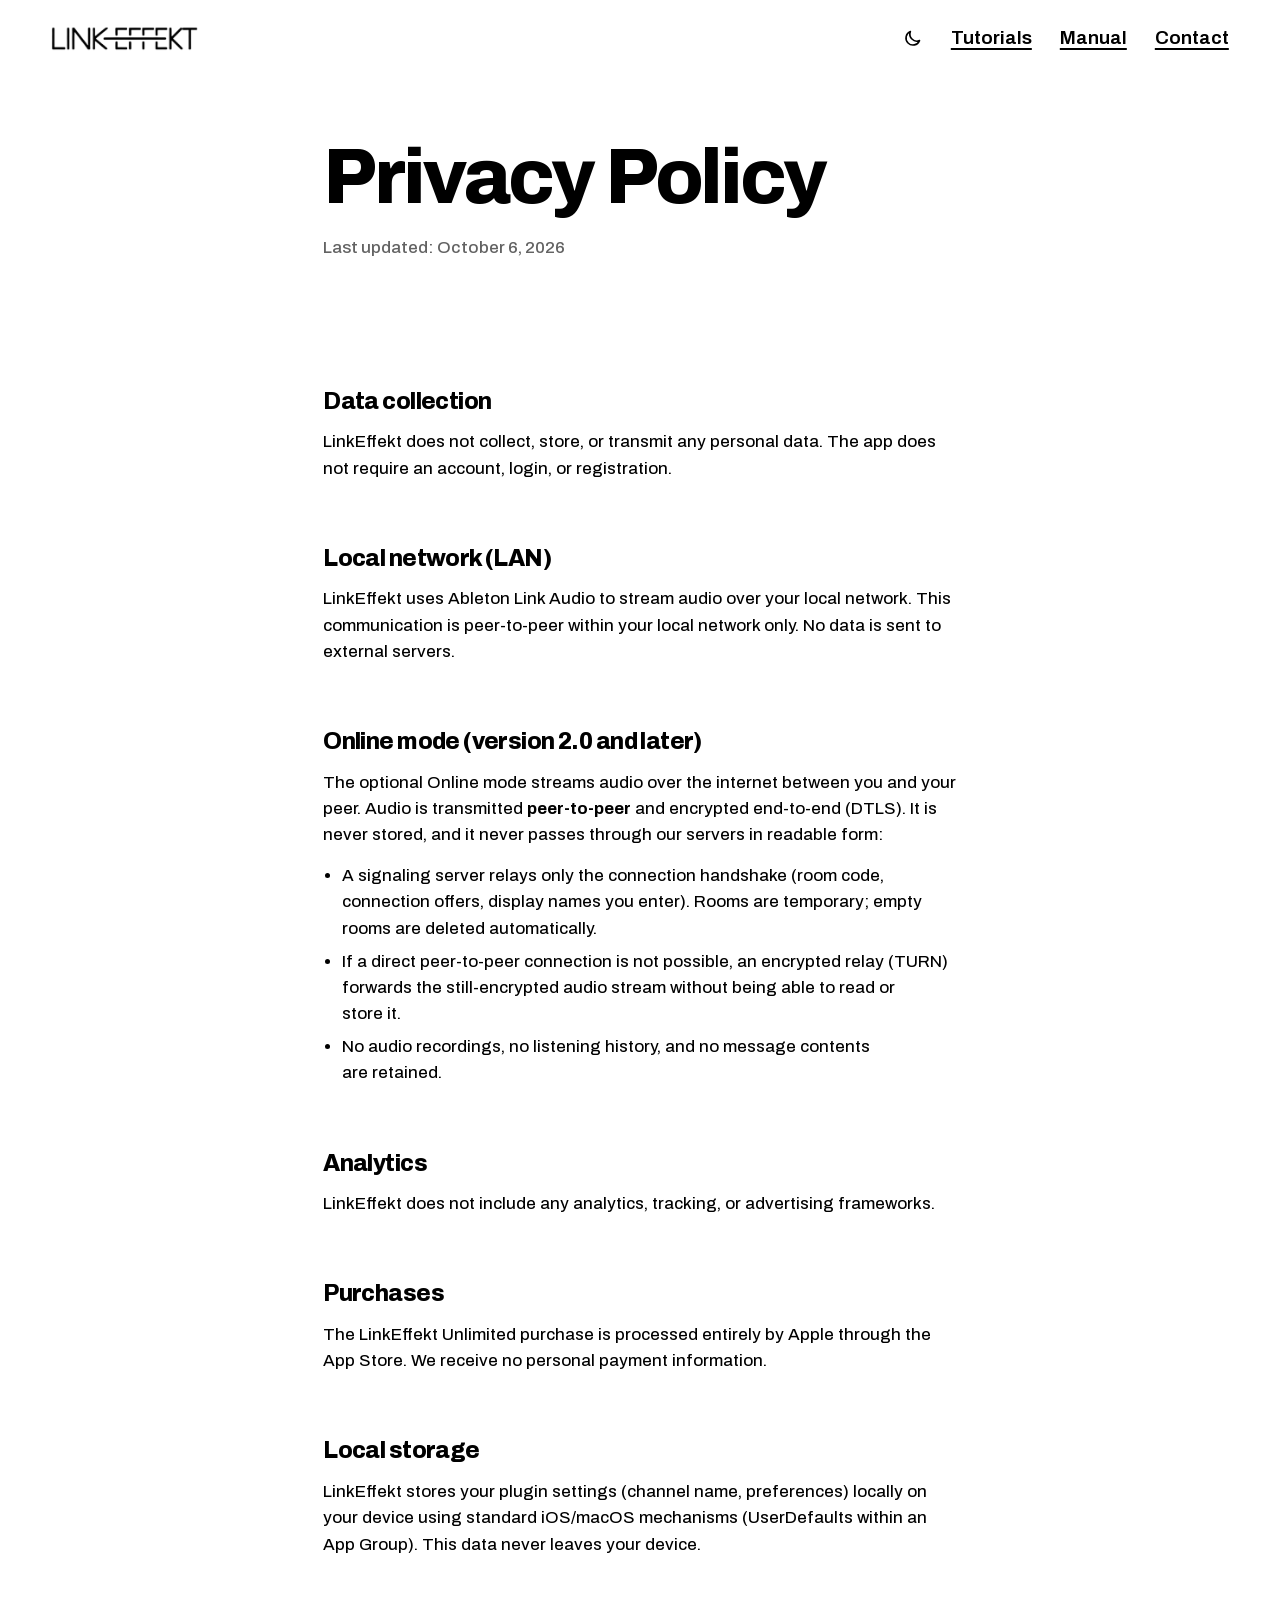
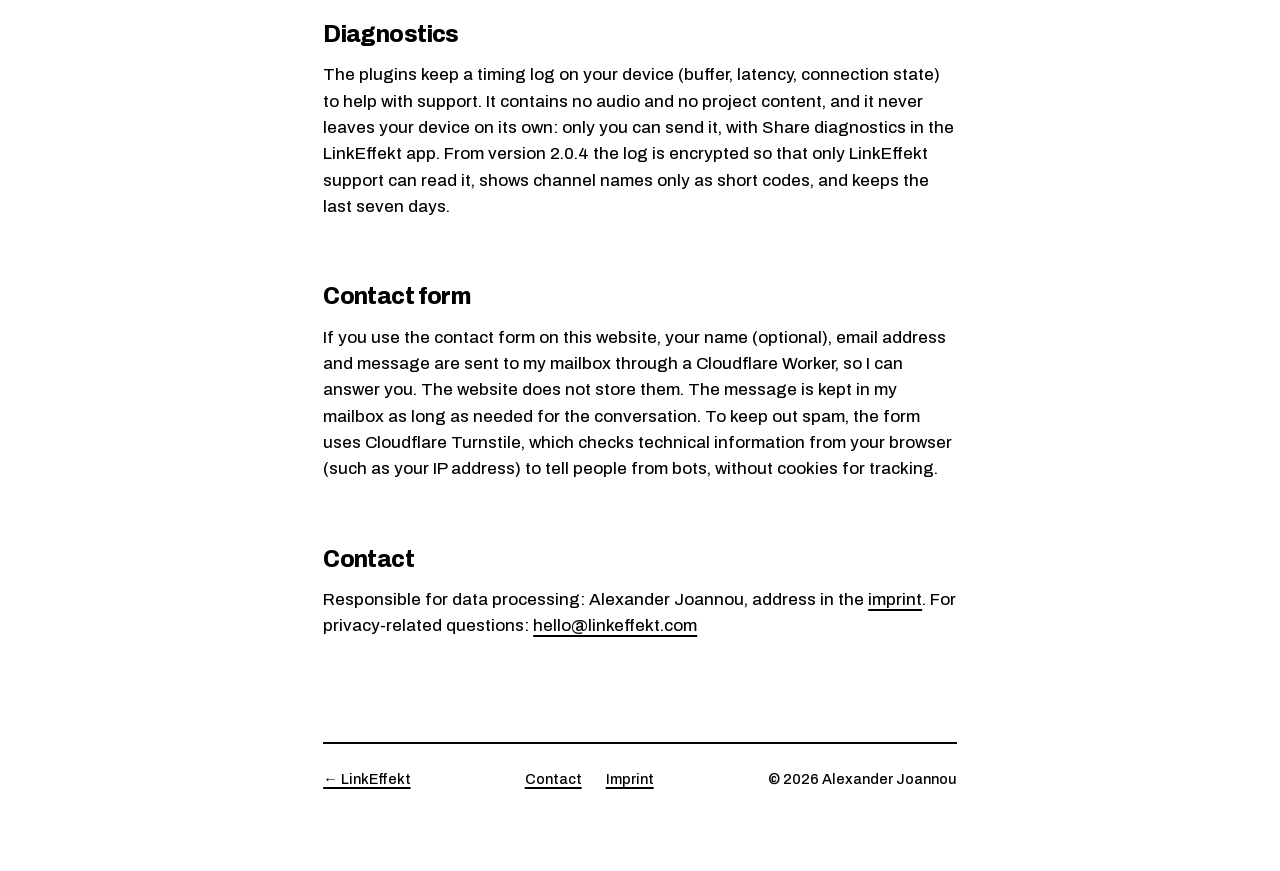
<file: privacy.html>
<!DOCTYPE html>
<html lang="en">
<head>
<meta charset="utf-8">
<meta name="viewport" content="width=device-width, initial-scale=1">
<title>LinkEffekt Privacy Policy</title>
<meta name="description" content="LinkEffekt privacy policy: no accounts, no analytics, no audio on our servers.">
<link rel="icon" type="image/png" href="favicon-64.png">
<link rel="apple-touch-icon" href="icon-180.png">
<link rel="stylesheet" href="style.css?v=1aa4c1b9">
<link rel="stylesheet" href="head.css?v=7f80bca2">
<script>try{var t=localStorage.getItem('le-theme');if(t==='light'||t==='dark')document.documentElement.setAttribute('data-theme',t)}catch(e){}</script>
</head>
<body>
<header class="site-head">
  <a class="logo-link" href="./" aria-label="LinkEffekt home"><img class="logo" src="logo@3x.png" width="679" height="120" alt="LinkEffekt"></a>
  <nav class="site-nav" aria-label="Main">
    <button type="button" class="theme-toggle" id="theme-toggle" aria-label="Switch between light and dark">
      <svg class="ico-sun" viewBox="0 0 20 20" aria-hidden="true"><circle cx="10" cy="10" r="3.6" fill="none" stroke="currentColor" stroke-width="1.6"/><path d="M10 1.8v2.2M10 16v2.2M1.8 10H4M16 10h2.2M4.2 4.2l1.6 1.6M14.2 14.2l1.6 1.6M4.2 15.8l1.6-1.6M14.2 5.8l1.6-1.6" stroke="currentColor" stroke-width="1.6" stroke-linecap="round"/></svg>
      <svg class="ico-moon" viewBox="0 0 20 20" aria-hidden="true"><path d="M16.5 12.6A7 7 0 0 1 7.4 3.5a7 7 0 1 0 9.1 9.1z" fill="none" stroke="currentColor" stroke-width="1.6" stroke-linejoin="round"/></svg>
    </button>
    <a href="tutorials.html">Tutorials</a>
    <a href="manual.html">Manual</a>
    <a class="nav-wide" href="contact.html">Contact</a>
  </nav>
</header>
<div class="wrap narrow prose">

  <header class="page-head">
    <h1>Privacy Policy</h1>
    <p class="pagemeta">Last updated: October 6, 2026</p>
  </header>

  <h3>Data collection</h3>
  <p>LinkEffekt does not collect, store, or transmit any personal data. The app does not require an account, login, or registration.</p>

  <h3>Local network (LAN)</h3>
  <p>LinkEffekt uses Ableton Link Audio to stream audio over your local network. This communication is peer-to-peer within your local network only. No data is sent to external servers.</p>

  <h3>Online mode (version 2.0 and later)</h3>
  <p>The optional Online mode streams audio over the internet between you and your peer. Audio is transmitted <strong>peer-to-peer</strong> and encrypted end-to-end (DTLS). It is never stored, and it never passes through our servers in readable form:</p>
  <ul>
    <li>A signaling server relays only the connection handshake (room code, connection offers, display names you enter). Rooms are temporary; empty rooms are deleted automatically.</li>
    <li>If a direct peer-to-peer connection is not possible, an encrypted relay (TURN) forwards the still-encrypted audio stream without being able to read or store it.</li>
    <li>No audio recordings, no listening history, and no message contents are retained.</li>
  </ul>

  <h3>Analytics</h3>
  <p>LinkEffekt does not include any analytics, tracking, or advertising frameworks.</p>

  <h3>Purchases</h3>
  <p>The LinkEffekt Unlimited purchase is processed entirely by Apple through the App Store. We receive no personal payment information.</p>

  <h3>Local storage</h3>
  <p>LinkEffekt stores your plugin settings (channel name, preferences) locally on your device using standard iOS/macOS mechanisms (UserDefaults within an App Group). This data never leaves your device.</p>

  <h3>Diagnostics</h3>
  <p>The plugins keep a timing log on your device (buffer, latency, connection state) to help with support. It contains no audio and no project content, and it never leaves your device on its own: only you can send it, with Share diagnostics in the LinkEffekt app. From version 2.0.4 the log is encrypted so that only LinkEffekt support can read it, shows channel names only as short codes, and keeps the last seven days.</p>

  <h3>Contact form</h3>
  <p>If you use the contact form on this website, your name (optional), email address and message are sent to my mailbox through a Cloudflare Worker, so I can answer you. The website does not store them. The message is kept in my mailbox as long as needed for the conversation. To keep out spam, the form uses Cloudflare Turnstile, which checks technical information from your browser (such as your IP address) to tell people from bots, without cookies for tracking.</p>

  <h3>Contact</h3>
  <p>Responsible for data processing: Alexander Joannou, address in the <a href="imprint.html">imprint</a>. For privacy-related questions: <a href="mailto:hello@linkeffekt.com">hello@linkeffekt.com</a></p>

  <footer>
    <span><a class="backlink" href="./">← LinkEffekt</a></span>
    <span class="foot-links"><a href="contact.html">Contact</a><a href="imprint.html">Imprint</a></span>
    <span>© 2026 Alexander Joannou</span>
  </footer>

</div>
<script src="theme.js?v=ac57b541"></script>
</body>
</html>
</file>
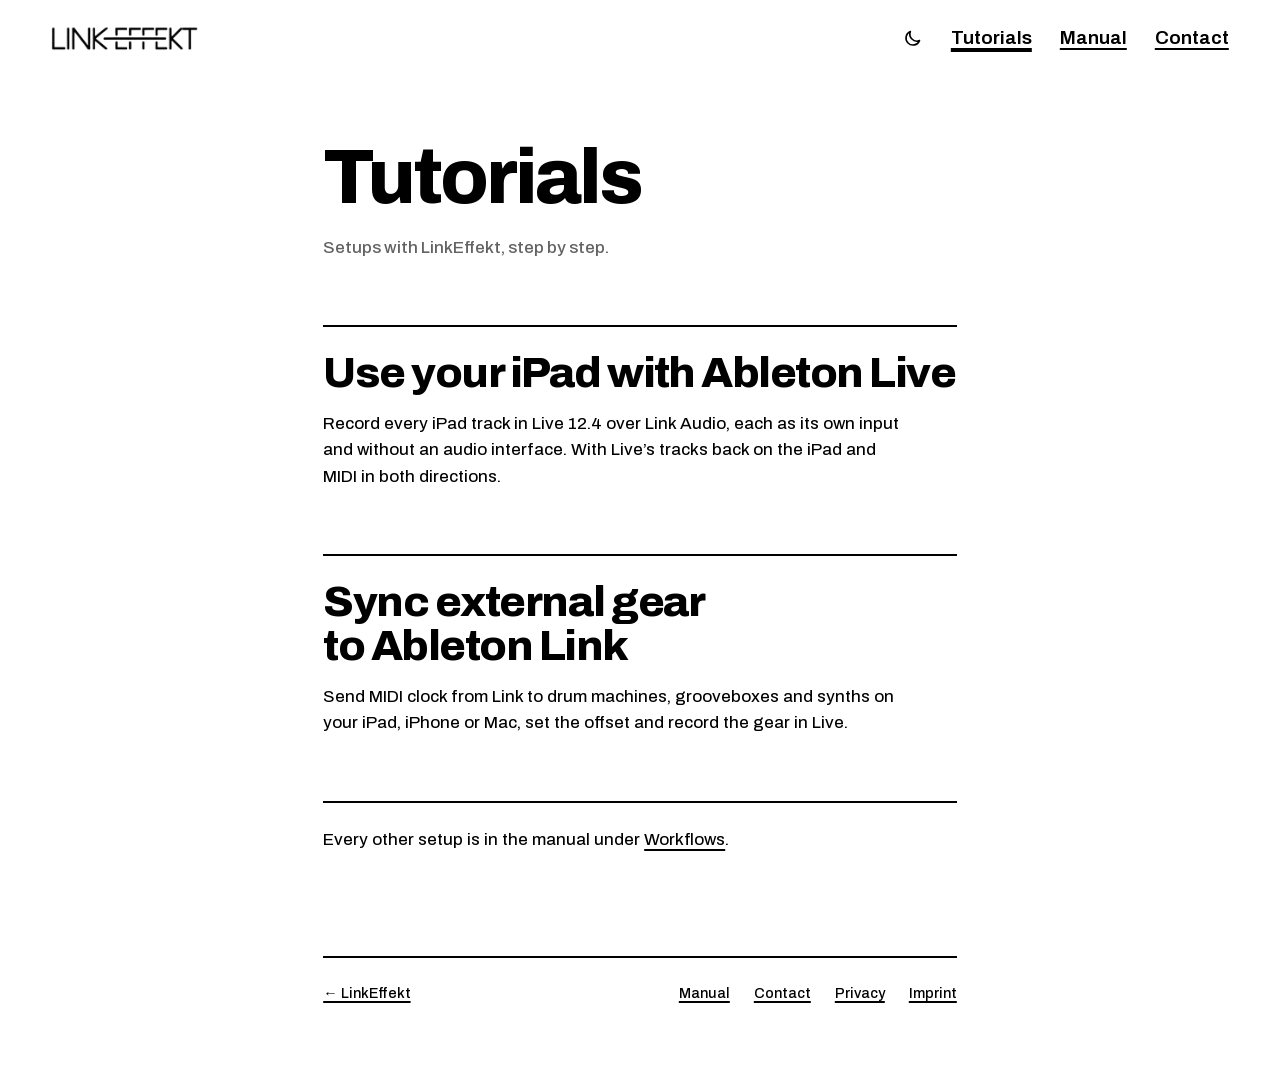
<file: tutorials.html>
<!DOCTYPE html>
<html lang="en">
<head>
<meta charset="utf-8">
<meta name="viewport" content="width=device-width, initial-scale=1">
<title>LinkEffekt tutorials: iPad, Ableton Live and external gear</title>
<meta name="description" content="Step-by-step tutorials for LinkEffekt: use your iPad with Ableton Live over Link Audio and sync external gear to Ableton Link with MIDI clock.">
<link rel="canonical" href="https://linkeffekt.com/tutorials.html">
<meta property="og:type" content="website">
<meta property="og:site_name" content="LinkEffekt">
<meta property="og:title" content="LinkEffekt tutorials">
<meta property="og:description" content="Step-by-step tutorials for LinkEffekt: use your iPad with Ableton Live over Link Audio and sync external gear to Ableton Link with MIDI clock.">
<meta property="og:url" content="https://linkeffekt.com/tutorials.html">
<meta property="og:image" content="https://linkeffekt.com/og-ableton-ipad.png">
<meta property="og:image:width" content="1200">
<meta property="og:image:height" content="630">
<meta property="og:image:alt" content="Use your iPad with Ableton Live: LinkEffekt Send on an iPad track and the same track in the input chooser of Ableton Live.">
<meta name="twitter:card" content="summary_large_image">
<link rel="icon" type="image/png" href="favicon-64.png">
<link rel="apple-touch-icon" href="icon-180.png">
<link rel="preload" href="fonts/archivo-var.woff2" as="font" type="font/woff2" crossorigin>
<link rel="stylesheet" href="style.css?v=1aa4c1b9">
<link rel="stylesheet" href="head.css?v=7f80bca2">
<link rel="stylesheet" href="guide.css?v=cc62a242">
<script>document.documentElement.classList.add('js');try{var t=localStorage.getItem('le-theme');if(t==='light'||t==='dark')document.documentElement.setAttribute('data-theme',t)}catch(e){}</script>
</head>
<body class="guide">
<header class="site-head">
  <a class="logo-link" href="./" aria-label="LinkEffekt home"><img class="logo" src="logo@3x.png" width="679" height="120" alt="LinkEffekt"></a>
  <nav class="site-nav" aria-label="Main">
    <button type="button" class="theme-toggle" id="theme-toggle" aria-label="Switch between light and dark">
      <svg class="ico-sun" viewBox="0 0 20 20" aria-hidden="true"><circle cx="10" cy="10" r="3.6" fill="none" stroke="currentColor" stroke-width="1.6"/><path d="M10 1.8v2.2M10 16v2.2M1.8 10H4M16 10h2.2M4.2 4.2l1.6 1.6M14.2 14.2l1.6 1.6M4.2 15.8l1.6-1.6M14.2 5.8l1.6-1.6" stroke="currentColor" stroke-width="1.6" stroke-linecap="round"/></svg>
      <svg class="ico-moon" viewBox="0 0 20 20" aria-hidden="true"><path d="M16.5 12.6A7 7 0 0 1 7.4 3.5a7 7 0 1 0 9.1 9.1z" fill="none" stroke="currentColor" stroke-width="1.6" stroke-linejoin="round"/></svg>
    </button>
    <a href="tutorials.html" aria-current="page">Tutorials</a>
    <a href="manual.html">Manual</a>
    <a class="nav-wide" href="contact.html">Contact</a>
  </nav>
</header>
<div class="wrap narrow prose">

  <header class="page-head">
    <h1>Tutorials</h1>
    <p class="pagemeta">Setups with LinkEffekt, step by step.</p>
  </header>

  <article class="tut">
    <h2><a href="ableton-ipad.html">Use your iPad with Ableton Live</a></h2>
    <p>Record every iPad track in Live 12.4 over Link Audio, each as its own input and without an audio interface. With Live’s tracks back on the iPad and MIDI in both directions.</p>
  </article>

  <article class="tut">
    <h2><a href="ableton-link-midi-clock.html">Sync external gear to Ableton Link</a></h2>
    <p>Send MIDI clock from Link to drum machines, grooveboxes and synths on your iPad, iPhone or Mac, set the offset and record the gear in Live.</p>
  </article>

  <p class="tut-more">Every other setup is in the manual under <a href="manual.html#workflows">Workflows</a>.</p>

  <footer>
    <span><a class="backlink" href="./">← LinkEffekt</a></span>
    <span class="foot-links"><a href="manual.html">Manual</a><a href="contact.html">Contact</a><a href="privacy.html">Privacy</a><a href="imprint.html">Imprint</a></span>
  </footer>

</div>
<script src="theme.js?v=ac57b541"></script>
</body>
</html>
</file>
<file: home.css>
/* LinkEffekt homepage: black, white, one clock. */

@font-face {
  font-family: "Archivo";
  src: url("fonts/archivo-var.woff2") format("woff2");
  font-weight: 400 800;
  font-stretch: 62% 125%;
  font-display: swap;
}

:root {
  --t-body: clamp(1.05rem, 1rem + .25vw, 1.2rem);
  --t-lead: clamp(1.3rem, 1.1rem + .8vw, 1.75rem);
  --t-h3: clamp(1.8rem, 1.3rem + 2vw, 2.9rem);
  --t-h2: clamp(2.4rem, 1.2rem + 4.6vw, 5.4rem);
  --t-h1: clamp(2.6rem, .6rem + 7.4vw, 7.5rem);

  --edge: clamp(1.25rem, 4vw, 3.5rem);
  --gap-section: clamp(5rem, 11vw, 10rem);
  --gap-head: clamp(2.5rem, 5vw, 4.5rem);
  --out: cubic-bezier(.16, 1, .3, 1);
}

/* Two grounds. Every colour on the page is one of these four per ground. */
body { --ink: #000; --ground: #fff; --idle: #e9e9e9; --dim: #6b6b6b; }
.dark { --ink: #fff; --ground: #000; --idle: #1f1f1f; --dim: #8c8c8c; }

* { margin: 0; padding: 0; box-sizing: border-box; }

html { background: #000; -webkit-text-size-adjust: 100%; scrollbar-color: #5c5c5c #000; }

body, .dark { background: var(--ground); color: var(--ink); }
body {
  font-family: "Archivo", Helvetica, sans-serif;
  font-size: var(--t-body);
  font-weight: 450;
  line-height: 1.5;
  -webkit-font-smoothing: antialiased;
}

::selection { background: var(--ink); color: var(--ground); }

/* no word alone on the last line */
p, li, dd { text-wrap: pretty; }

img { display: block; max-width: 100%; height: auto; }

a { color: inherit; text-decoration: underline; text-decoration-thickness: 2px; text-underline-offset: .22em; }
@media (hover: hover) and (pointer: fine) { a:hover { text-decoration-thickness: 4px; } }

:focus-visible { outline: 3px solid var(--ink); outline-offset: 4px; }

h1, h2 {
  font-weight: 800;
  letter-spacing: -.035em;
  line-height: .98;
  text-wrap: balance;
}
h1 { font-size: clamp(1.5rem, calc((100vw - 2 * var(--edge)) / 9.9), 11rem); white-space: nowrap; letter-spacing: -.04em; line-height: .94; }
h2 { font-size: var(--t-h2); max-width: 21ch; }
h3 { font-size: var(--t-h3); font-weight: 800; letter-spacing: -.03em; line-height: 1.05; text-wrap: balance; }

.lead, .sub, .say, .notes p { font-size: var(--t-lead); line-height: 1.32; font-weight: 500; text-wrap: pretty; }

section { padding: var(--gap-section) var(--edge); }

/* ---------- header (layout in head.css, shared with every page) ---------- */

.site-head .logo-link img { filter: brightness(0) invert(1); }

/* ---------- stage: the app, large ---------- */

.stage {
  padding-top: clamp(2.5rem, 5vw, 4.5rem); padding-bottom: 0;
  display: grid; gap: clamp(2rem, 4vw, 3.5rem) clamp(2rem, 4vw, 4rem);
  overflow: hidden;
}
.stage-side { max-width: 30rem; }
.stage-action { display: flex; align-items: center; gap: 1rem; margin-top: 1.75rem; }
.icon { width: 50px; height: 50px; border-radius: 11.5px; }
.badge { display: block; -webkit-tap-highlight-color: transparent; transition: transform .15s var(--out); }
.badge:active { transform: scale(.97); }
.dark .badge img { border-radius: 8px; outline: 1px solid var(--dim); outline-offset: -1px; }
.fine { margin-top: 1.25rem; font-weight: 500; }
.fine a { white-space: nowrap; }

.devices { position: relative; }
.d-ipad { width: 100%; }
.d-iphone { position: absolute; left: -9%; bottom: -4%; width: 27%; }
.devices img { filter: drop-shadow(0 30px 40px rgba(0, 0, 0, .8)); }

@media (min-width: 900px) {
  .stage { grid-template-columns: minmax(0, 24rem) minmax(0, 1fr); align-items: start; }
  .stage h1 { grid-column: 1 / -1; }
  .stage-side { padding-bottom: var(--gap-section); }
  .devices { margin: 0 2% -11% 12%; }
}
@media (max-width: 899px) {
  .stage { grid-template-columns: minmax(0, 1fr); }
  .devices { margin: 0 0 -8% 9%; }
}

/* ---------- routes: the pin matrix ---------- */

.routes { display: grid; gap: var(--gap-head) clamp(2rem, 6vw, 6rem); }
@media (min-width: 1040px) {
  .routes { grid-template-columns: auto minmax(0, 1fr); align-items: start; }
  .routes h2 { grid-column: 1 / -1; }
}

.matrix {
  --cell: clamp(46px, 6.6vw, 92px);
  display: grid; grid-template-columns: max-content repeat(6, var(--cell));
  grid-template-rows: auto auto; grid-auto-rows: var(--cell);
  align-items: center; justify-items: center;
  font-weight: 650; font-size: clamp(.9rem, .8rem + .4vw, 1.15rem);
  width: max-content;
}
.m-axis { color: var(--dim); font-weight: 500; display: flex; align-items: center; gap: .45em; }
.m-axis::after { content: ""; border: .32em solid transparent; }
.m-to { justify-self: end; align-self: end; padding: 0 1.1em .62em 0; }
.m-to::after { border-left-color: currentColor; border-right-width: 0; }
.m-from { justify-self: start; padding-bottom: .6em; }
.m-from::after { border-top-color: currentColor; border-bottom-width: 0; margin-top: .15em; }
.m-fill { grid-column: 2 / -1; }
.m-col, .m-row { color: var(--dim); transition: color .2s ease; }
.m-col { padding-bottom: .9em; align-self: end; text-align: center; line-height: 1.15; max-width: var(--cell); font-size: .8em; }
.m-row { justify-self: start; padding-right: 1.2em; max-width: 8.5em; line-height: 1.15; text-wrap: balance; }
.m-col.on, .m-row.on { color: var(--ink); }

.pin {
  appearance: none; border: 0; background: none; padding: 0; font: inherit;
  width: var(--cell); height: var(--cell);
  display: grid; place-items: center; position: relative;
}
button.pin { cursor: pointer; }
/* the line of an active row or column runs through its cells, one after the other:
   each piece runs as long as the step to the next, at one speed, so the line never breaks */
.pin::before, .pin::after { content: ""; position: absolute; background: var(--ink); pointer-events: none; transition: transform 70ms linear; }
.pin::before { left: 50%; top: 0; bottom: 0; width: 2px; margin-left: -1px; transform: scaleY(0); transform-origin: top; }
.pin::after { top: 50%; left: 0; right: 0; height: 2px; margin-top: -1px; transform: scaleX(0); transform-origin: left; }
.pin.col-on::before { transform: none; transition-delay: calc(var(--r) * 70ms); }
.pin.row-on::after { transform: none; transition-delay: calc(var(--c) * 70ms); }
.pin i {
  display: block; width: 58%; height: 58%; border-radius: 50%;
  background: var(--ink); position: relative; z-index: 1;
  transform: scale(.13);
  transition: transform .25s var(--out);
}
span.pin i { opacity: .28; }
span.pin.row-on i, span.pin.col-on i { opacity: 1; }
.pin.on i { transform: scale(1); }
@media (hover: hover) and (pointer: fine) {
  button.pin:hover i { transform: scale(.34); }
  button.pin.on:hover i { transform: scale(1); }
}

/* the setups as a list to pick from; each name stays on one line, in a narrow column the size gives way */
.patch { container-type: inline-size; }
.strips { display: flex; flex-direction: column; align-items: flex-start; }
.strip {
  appearance: none; border: 0; background: none; cursor: pointer;
  padding: .12em 0; text-align: left;
  color: var(--dim);
  font: inherit; font-size: min(var(--t-h3), 9.3cqi); font-weight: 800; letter-spacing: -.03em; line-height: 1.12;
  -webkit-tap-highlight-color: transparent;
  transition: color .2s ease;
}
/* a list is picked from often: it answers a press with colour, not movement */
.strip:active, .strip[aria-pressed="true"] { color: var(--ink); }
@media (hover: hover) and (pointer: fine) { .strip:hover { color: var(--ink); } }

/* no reserved height: a guessed reserve left a hole under short notes and still broke under the longest one;
   the band now always ends one section gap below the text (farbflaechen.mjs) */
.notes { margin-top: 2rem; }
.notes p { max-width: 36ch; }
.notes p + p { margin-top: 1rem; }
.js .notes p { display: none; margin: 0; }
.js .notes p.active { display: block; }

/* ---------- beat ---------- */

.beat-pair { display: grid; grid-template-columns: 1fr 1fr; gap: 4rem clamp(2rem, 6vw, 6rem); margin-top: var(--gap-head); align-items: start; }
/* the longest line of a host list stays whole, in a narrow column the size gives way */
.hosts { font-weight: 800; font-size: min(var(--t-h3), 8.6cqi); line-height: 1.05; letter-spacing: -.03em; max-width: 18ch; min-height: 3.15em; }
.beat-pair > div { min-width: 0; container-type: inline-size; }
.say { margin-top: 2rem; max-width: 34ch; }

/* two tracks of two bars, tied where the sent beat is heard */
.seq {
  --lab: 5.4rem; --g: clamp(.25rem, .5vw, .45rem); --sp: clamp(.3rem, .8vw, .7rem);
  --w: calc((100cqw - var(--lab) - var(--sp) - 8 * var(--g)) / 8);
  container-type: inline-size;
  display: grid; grid-template-columns: var(--lab) minmax(0, 1fr); align-items: center;
  margin-top: 2rem;
}
.trk { font-weight: 650; font-size: .95rem; }
.lane { display: grid; grid-template-columns: repeat(4, var(--w)) var(--sp) repeat(4, var(--w)); gap: var(--g); }
.lane .pad:nth-child(5) { grid-column: 6; }
.pad { height: var(--w); background: var(--idle); display: grid; place-items: center; font-style: normal; font-weight: 700; font-size: clamp(.8rem, .6rem + .7vw, 1.2rem); color: var(--dim); }
.pad.now { background: #3a3a3a; color: var(--ink); }
.pad.hit, .pad.hit.now { background: var(--ink); color: var(--ground); }

.tie { grid-column: 2; position: relative; height: 2.6rem; --x5: calc(4.5 * var(--w) + 5 * var(--g) + var(--sp)); }
.tie::before, .tie::after { content: ""; position: absolute; box-sizing: border-box; }
.tie span { position: absolute; top: 50%; right: 0; transform: translateY(-50%); font-weight: 600; font-size: .95rem; line-height: 1.15; text-wrap: balance; }
.seq-same .tie::before, .seq-same .tie::after { top: 0; bottom: 0; width: 4px; background: var(--ink); }
.seq-same .tie::before { left: calc(var(--w) / 2 - 2px); }
.seq-same .tie::after { left: calc(var(--x5) - 2px); }
.seq-same .tie span { left: calc(var(--x5) + 1rem); }
.seq-bar .tie::before { left: calc(var(--w) / 2 - 2px); top: 0; height: calc(50% + 2px); width: calc(var(--x5) - var(--w) / 2 + 4px); border-left: 4px solid var(--ink); border-bottom: 4px solid var(--ink); }
.seq-bar .tie::after { left: calc(var(--x5) - 2px); top: 50%; bottom: 0; width: 4px; background: var(--ink); }
.seq-bar .tie span { left: calc(var(--x5) + 1rem); }

/* ---------- inside the host ---------- */

.host { display: grid; grid-template-columns: 1fr 1.1fr; gap: var(--gap-head) clamp(2rem, 6vw, 6rem); align-items: start; }
.host h2 { grid-column: 1 / -1; }
.host .lead { grid-column: 1; max-width: 30ch; font-size: clamp(1.5rem, 1.1rem + 1.7vw, 2.4rem); line-height: 1.2; font-weight: 600; letter-spacing: -.015em; }
.host-shots { grid-column: 2; grid-row: 2 / span 2; align-self: stretch; display: flex; gap: clamp(.75rem, 2vw, 1.5rem); align-items: flex-start; }
.host-shots img:nth-child(2) { align-self: flex-end; }
.host-shots img { flex: 1 1 0; min-width: 0; border-radius: 10px; }
.host dl { grid-column: 1; display: grid; grid-template-columns: 1fr 1fr; gap: 2rem clamp(1.5rem, 3vw, 3rem); align-self: end; }
.host dl > div { min-width: 0; }
.host dt { text-wrap: balance; font-weight: 800; font-size: clamp(1.2rem, 1.05rem + .5vw, 1.45rem); letter-spacing: -.02em; line-height: 1.15; }
.host dd { margin-top: .4rem; }

/* ---------- MIDI ---------- */

.midi { display: grid; grid-template-columns: 1fr 1fr; gap: var(--gap-head) clamp(2rem, 6vw, 6rem); align-items: start; }
.midi h2 { grid-column: 1 / -1; }
.midi-shot { border-radius: 12px; width: 100%; max-width: 620px; }
.midi-text { max-width: 42rem; }
.midi-text .lead { font-size: clamp(1.5rem, 1.1rem + 1.7vw, 2.4rem); line-height: 1.2; font-weight: 600; letter-spacing: -.015em; }
.midi-text p + p { margin-top: 1.25rem; font-size: var(--t-lead); line-height: 1.32; font-weight: 500; }
.midi-text .lead + p { margin-top: 2rem; }
.midi { align-items: center; }
.midi em { font-style: normal; font-weight: 700; white-space: nowrap; }

/* ---------- price: free on the page, Unlimited as the black field ---------- */

.price { padding-bottom: 0; }
.price-pair { display: grid; grid-template-columns: 1fr 1.5fr; gap: 0 clamp(2rem, 6vw, 6rem); margin-top: var(--gap-head); align-items: stretch; }
.tier { padding-block: clamp(2rem, 4vw, 3.5rem); }
.tier h3 { font-size: clamp(2rem, 1.2rem + 3vw, 3.6rem); }
.tier ul { list-style: none; margin-top: clamp(1.5rem, 3vw, 2.5rem); }
.tier li { font-size: var(--t-lead); font-weight: 600; line-height: 1.25; letter-spacing: -.01em; padding-block: .55em; border-top: 2px solid var(--ink); max-width: 26ch; text-wrap: balance; }
/* the last line has no rule under it, so its padding would only add to the space at the bottom of the field */
.tier li:last-child { padding-bottom: 0; }
.tier-full { padding-inline: clamp(1.5rem, 4vw, 4rem) var(--edge); margin-right: calc(var(--edge) * -1); }
.tier-full li { max-width: none; border-top-color: var(--dim); }
.once { margin-top: .6rem; font-size: var(--t-lead); font-weight: 500; }
.needs { padding-block: var(--gap-head) var(--gap-section); max-width: 62ch; }

/* ---------- close ---------- */

.close { display: grid; gap: 2.5rem; }
.close .fine { margin-top: -1rem; }
/* users' own words, quiet, after the download: the heading keeps the section to itself.
   The opening quote hangs so each quote lines up with the text above. */
.voices { display: flex; flex-wrap: wrap; gap: 1.5rem clamp(2rem, 6vw, 6rem); margin-top: calc(var(--gap-head) - 2.5rem); }
.voices figure { max-width: 30ch; }
.voices p { font-weight: 500; hanging-punctuation: first; }
@supports not (hanging-punctuation: first) { .voices p { text-indent: -.435em; } }
.voices figcaption { margin-top: .25rem; color: var(--dim); }
/* who wrote about it: each logo is the link to the article (a "featured on" needs its source). */
.press { display: grid; justify-items: start; gap: .5rem; color: var(--dim); }
.press-logos { display: flex; flex-wrap: wrap; align-items: baseline; gap: .75rem clamp(1.5rem, 3vw, 2.5rem); }
.press-logos a { display: block; -webkit-tap-highlight-color: transparent; transition: opacity .15s ease, transform .15s var(--out); }
.press-logos a:active { transform: scale(.97); }
.press-logos img { display: block; height: .9em; width: auto; }
@media (hover: hover) and (pointer: fine) { .press-logos a:hover { opacity: .7; } }
.close h2 { font-size: clamp(3rem, 1rem + 9vw, 9rem); max-width: 15ch; line-height: .94; }
.close .stage-action { margin-top: 0; }
.close .icon { width: 64px; height: 64px; border-radius: 14.5px; }
.close .badge img { height: 64px; width: auto; }

.foot {
  display: flex; justify-content: space-between; gap: 1rem 2rem; flex-wrap: wrap;
  padding: 1.5rem var(--edge) 2rem;
  font-size: .95rem; font-weight: 500;
}
.foot span:last-child { display: flex; flex-wrap: wrap; gap: 1.5rem; }

/* ---------- narrow ---------- */

@media (max-width: 760px) {
  h2 { font-size: min(8.6vw, 3rem); }
  .close h2 { font-size: min(11vw, 4rem); }
  .host, .beat-pair, .price-pair, .midi { grid-template-columns: 1fr; }
  /* stacked, Free, Unlimited and the requirements become full-width bands of their own:
     each band has the section gap at both of its colour edges */
  .tier:not(.tier-full) { padding-bottom: var(--gap-section); }
  .tier-full { margin-inline: calc(var(--edge) * -1); padding: var(--gap-section) var(--edge); }
  .needs { padding-top: var(--gap-section); }
  .tier li { max-width: none; }
  .host-shots { grid-column: 1; grid-row: auto; }
  .host-shots img:nth-child(2) { align-self: flex-start; }
  .host dl { grid-template-columns: 1fr; gap: 1.5rem; }
  .hosts { min-height: 0; }
  .seq { --lab: 4.6rem; }
  .tie span { font-size: .85rem; }
  .seq-same .tie span, .seq-bar .tie span { left: calc(var(--x5) + .6rem); }
  .matrix { --lab: 6.6rem; --cell: calc((100vw - 2 * var(--edge) - var(--lab)) / 6); font-size: .8rem; grid-template-columns: var(--lab) repeat(6, var(--cell)); }
  .m-row { padding-right: .4em; }
  .m-col { font-size: .72em; overflow-wrap: anywhere; }
  .m-to { padding-right: .6em; }
  .routes { min-width: 0; }
}

/* On the smallest phones six columns only fit with smaller names. */
@media (max-width: 359px) {
  .matrix { --lab: 5.9rem; font-size: .72rem; }
}

/* Between phone and desktop the matrix stands alone above the list and fills the width. */
@media (min-width: 761px) and (max-width: 1039px) {
  .matrix { --cell: clamp(64px, 10vw, 92px); }
}

/* reduced motion: nothing moves, colours still fade (the lines are ::before and ::after) */
@media (prefers-reduced-motion: reduce) {
  *, *::before, *::after { transition-property: color, background-color, opacity !important; }
}
</file>
<file: head.css>
/* The one header of every page. Logo and links stand in the same place on
   every page and at every width, so nothing moves when the reader changes
   pages; only the mark of the current page moves. The pages differ only in
   the light and dark switch, which sits before the links so they keep their
   place. Colours and the logo's tint come from the page's own stylesheet. */

.site-head {
  display: flex; align-items: center; justify-content: space-between; gap: .75rem;
  padding: 1.5rem var(--edge) 0;
  line-height: 1.5;
}
.site-head .logo-link { flex: none; text-decoration: none; }
.site-head .logo-link img { display: block; width: auto; }

.site-nav {
  display: flex; align-items: center;
  font-size: clamp(1.05rem, 1rem + .25vw, 1.2rem); font-weight: 600;
}
.site-nav a { white-space: nowrap; }
/* where the reader is: the underline of the hover, kept */
.site-nav a[aria-current] { text-decoration-thickness: 4px; }

/* the switch keeps a 32 px target, but takes no more height than a line of the
   menu and no more width than its icon: icon and words keep the same gap */
.theme-toggle {
  display: inline-flex; align-items: center; justify-content: center;
  width: 2rem; height: 2rem; margin: -.25rem -.375rem; flex: none;
  background: none; border: 0; color: inherit; cursor: pointer;
  -webkit-tap-highlight-color: transparent;
  transition: transform .15s var(--out);
}
/* a 20 px icon only visibly gives way at .9 */
.theme-toggle:active { transform: scale(.9); }
.theme-toggle svg { width: 20px; height: 20px; display: block; }
.theme-toggle .ico-moon { display: none; }
html[data-theme="light"] .theme-toggle .ico-sun { display: none; }
html[data-theme="light"] .theme-toggle .ico-moon { display: block; }
@media (prefers-color-scheme: light) {
  html:not([data-theme="dark"]) .theme-toggle .ico-sun { display: none; }
  html:not([data-theme="dark"]) .theme-toggle .ico-moon { display: block; }
}

/* Phones: Contact gives way to the footer. Below that nothing jumps: the gaps
   close from 520 px and the logo shrinks from 395 px, in step, on every page,
   so the pages with the switch still fit at 320 px. */
.site-nav { gap: clamp(.5rem, 10vw - 1.5rem, 1.75rem); }
.site-head .logo-link img { height: clamp(16px, 13.333vw - 26.67px, 26px); }
@media (max-width: 520px) { .site-nav .nav-wide { display: none; } }
</file>
<file: style.css>
/* LinkEffekt manual and privacy page: the same world as the homepage (home.css).
   Black and white, Archivo, heavy headings, lines in full ink. No colour:
   green and orange belong to the plugin and appear only in its screenshots. */

@font-face {
  font-family: "Archivo";
  src: url("fonts/archivo-var.woff2") format("woff2");
  font-weight: 400 800;
  font-stretch: 62% 125%;
  font-display: swap;
}

/* Five type sizes, nothing in between. */
:root {
  --t-small: .9rem;
  --t-body: 1.0625rem;
  --t-h3: 1.45rem;
  --t-h2: clamp(1.9rem, 1.5rem + 1.5vw, 2.7rem);
  --t-h1: clamp(2.6rem, 1.4rem + 4.6vw, 4.8rem);

  --edge: clamp(1.25rem, 4vw, 3.5rem);
  --gap-chapter: clamp(4.5rem, 8vw, 6.5rem);
  --gap-part: clamp(3rem, 5vw, 4rem);
  --mono: "SF Mono", ui-monospace, Menlo, monospace;   /* code only */
  --out: cubic-bezier(.16, 1, .3, 1);   /* the same ease-out as the homepage */
}

/* Two grounds, four colours each. Dark is the default, the reader can switch. */
:root { --ink: #fff; --ground: #000; --idle: #1f1f1f; --dim: #9a9a9a; --rule: #333; color-scheme: dark; }
html[data-theme="light"] { --ink: #000; --ground: #fff; --idle: #e9e9e9; --dim: #636363; --rule: #d0d0d0; color-scheme: light; }
@media (prefers-color-scheme: light) {
  html:not([data-theme="dark"]) { --ink: #000; --ground: #fff; --idle: #e9e9e9; --dim: #636363; --rule: #d0d0d0; color-scheme: light; }
}
/* A field in the opposite ground, like the black and white bands of the homepage. */
.quick { --ink: #000; --ground: #fff; --idle: #e9e9e9; --dim: #636363; --rule: #d0d0d0; }
html[data-theme="light"] .quick { --ink: #fff; --ground: #000; --idle: #1f1f1f; --dim: #9a9a9a; --rule: #333; }
@media (prefers-color-scheme: light) {
  html:not([data-theme="dark"]) .quick { --ink: #fff; --ground: #000; --idle: #1f1f1f; --dim: #9a9a9a; --rule: #333; }
}

* { margin: 0; padding: 0; box-sizing: border-box; }

/* the contents jump straight to a chapter: navigation is used too often to move */
html { -webkit-text-size-adjust: 100%; }
@media (prefers-reduced-motion: reduce) {
  *, *::before, *::after { animation: none !important; transition: none !important; }
}

body {
  background: var(--ground);
  color: var(--ink);
  font-family: "Archivo", Helvetica, sans-serif;
  font-size: var(--t-body);
  font-weight: 450;
  line-height: 1.55;
  -webkit-font-smoothing: antialiased;
}

::selection { background: var(--ink); color: var(--ground); }

/* no word alone on the last line */
p, li, dd, td, figcaption { text-wrap: pretty; }

a { color: inherit; text-decoration: underline; text-decoration-thickness: 2px; text-underline-offset: .22em; }
@media (hover: hover) and (pointer: fine) { a:hover { text-decoration-thickness: 4px; } }
:focus-visible { outline: 3px solid var(--ink); outline-offset: 3px; }

.wrap { max-width: 72rem; margin: 0 auto; padding: 0 var(--edge); }
.narrow { max-width: 46rem; }

/* ---------- header (layout in head.css, shared with the homepage) ---------- */

.site-head img.logo { filter: brightness(0) invert(1); }
html[data-theme="light"] .site-head img.logo { filter: brightness(0); }
@media (prefers-color-scheme: light) {
  html:not([data-theme="dark"]) .site-head img.logo { filter: brightness(0); }
}

/* ---------- text ---------- */

.prose { padding-bottom: 2rem; }
.prose header.page-head { padding: clamp(3rem, 7vw, 5.5rem) 0 var(--gap-part); }
.prose h1 {
  font-size: var(--t-h1); font-weight: 800;
  letter-spacing: -.04em; line-height: .96; text-wrap: balance;
}
.prose .pagemeta { margin: 1.25rem 0 0; color: var(--dim); font-weight: 500; max-width: 46ch; }

.prose h2 {
  margin: var(--gap-chapter) 0 1.4rem;
  font-size: var(--t-h2); font-weight: 800;
  letter-spacing: -.035em; line-height: 1.02; text-wrap: balance;
}
.prose h3 {
  margin: var(--gap-part) 0 .9rem;
  font-size: var(--t-h3); font-weight: 800;
  letter-spacing: -.025em; line-height: 1.12; text-wrap: balance;
}
.prose p { margin: .9rem 0; }
.prose ul { margin: .9rem 0 .9rem 1.2rem; }
.prose li { margin: .4rem 0; }
.prose strong { font-weight: 700; }
.prose code {
  font-family: var(--mono); font-size: .85em;
  background: var(--idle); padding: .08em .35em;
}

/* every numbered list is a sequence of steps: heavy number, text hung next to it */
.prose ol { list-style: none; margin: 1.1rem 0; counter-reset: step; }
.prose ol > li { counter-increment: step; position: relative; padding-left: 2rem; margin: 0 0 .7rem; }
.prose ol > li::before {
  content: counter(step); position: absolute; left: 0; top: 0;
  font-weight: 800; font-variant-numeric: tabular-nums;
}
.prose ol > li:last-child { margin-bottom: 0; }

.table-scroll { overflow-x: auto; margin: 1.5rem 0; }
.prose table { border-collapse: collapse; width: 100%; font-size: var(--t-small); }
.prose th, .prose td { text-align: left; padding: .7rem 1.25rem .7rem 0; vertical-align: top; }
.prose th { font-weight: 700; border-bottom: 2px solid var(--ink); }
.prose td { border-bottom: 1px solid var(--rule); }
.prose th:last-child, .prose td:last-child { padding-right: 0; }
.prose table.status-table td:first-child { width: 44%; }
.status-table .st { font-weight: 700; }
.prose table.host-table td:first-child { white-space: nowrap; }

/* status lines quoted from the plugin */
.diag { font-size: var(--t-small); padding: .75rem 0; border-bottom: 1px solid var(--rule); }
.diag .msg { display: block; margin-bottom: .1rem; }
.diag em { font-style: normal; font-weight: 700; }
.diag:last-child { border-bottom: 0; }
.prose .diag.single { border: 0; padding: 0; margin: .9rem 0 .9rem 2rem; font-size: var(--t-body); }

/* labelled sub-points inside a reference entry */
.prose .lbl { font-weight: 700; }

footer {
  margin-top: var(--gap-chapter);
  border-top: 2px solid var(--ink);
  padding: 1.5rem 0 3rem;
  font-size: var(--t-small); font-weight: 500;
  display: flex; justify-content: space-between; gap: 1rem 2rem; flex-wrap: wrap;
}
.backlink { white-space: nowrap; }

/* ---------- manual: layout with a running table of contents ----------
   Desktop: the list of chapters stays next to the text, the current chapter in
   full ink with its sections unfolded. Below 1080 px a bar pinned to the top
   names the current chapter and opens the list. The list inside the text is
   only for browsers without JavaScript. */

.manual-layout { display: block; }
.side-toc { display: none; }
.prose h2, .prose h3, .wf { scroll-margin-top: 4.6rem; }
.prose details[id] { scroll-margin-top: 4.6rem; }

@media (min-width: 1080px) {
  .manual-layout {
    display: grid;
    grid-template-columns: 14rem minmax(0, 46rem);
    gap: clamp(3rem, 6vw, 6rem);
    justify-content: space-between;
    align-items: start;
  }
  .side-toc {
    display: block;
    position: sticky; top: 0;
    max-height: 100vh; overflow-y: auto;
    padding: calc(clamp(3rem, 7vw, 5.5rem) + .9rem) 0 2rem;
    scrollbar-width: none;
  }
  .prose h2, .prose h3, .wf, .prose details[id] { scroll-margin-top: 2rem; }
}

.side-toc a {
  display: block; padding: .28rem 0;
  font-size: var(--t-small); font-weight: 500; line-height: 1.35;
  color: var(--dim); text-decoration: none;
}
.side-toc a.active { color: var(--ink); }
@media (hover: hover) and (pointer: fine) { .side-toc a:hover { color: var(--ink); } }
.side-toc a.active { font-weight: 700; }
.side-toc .sub { display: none; margin: .1rem 0 .5rem; }
.side-toc .sub.open { display: block; }
.side-toc .sub a { padding-left: 1rem; }

.toc { margin: var(--gap-part) 0 0; columns: 2; column-gap: 2rem; }
.toc a { display: block; padding: .25rem 0; font-weight: 600; break-inside: avoid; }
.js .toc { display: none; }

.toc-bar { display: none; }
.js .toc-bar {
  display: block;
  position: sticky; top: 0; z-index: 30;
  margin-top: 1.25rem;
  background: var(--ground);
  border-bottom: 2px solid var(--ink);
}
@media (min-width: 1080px) { .js .toc-bar { display: none; } }
.toc-bar button {
  all: unset; box-sizing: border-box; cursor: pointer;
  display: flex; align-items: center; gap: .6rem;
  width: 100%; padding: .75rem var(--edge);
  font-weight: 700;
}
.toc-bar button:focus-visible { outline: 3px solid var(--ink); outline-offset: -3px; }
.toc-bar .cur-title { flex: 1; white-space: nowrap; overflow: hidden; text-overflow: ellipsis; }
.toc-bar .chev { width: 14px; height: 14px; transition: transform .2s var(--out); flex: none; }
.toc-bar.open .chev { transform: rotate(180deg); }
.toc-bar .bar-list { display: none; padding: 0 var(--edge) 1rem; max-height: 70vh; overflow-y: auto; }
.toc-bar.open .bar-list { display: block; }
.toc-bar .bar-list a { display: block; padding: .5rem 0; text-decoration: none; font-weight: 500; color: var(--dim); border-top: 1px solid var(--rule); }
.toc-bar .bar-list a.active { color: var(--ink); font-weight: 700; }

/* ---------- manual: quick start, the field in the opposite ground ---------- */

.quick {
  background: var(--ground); color: var(--ink);
  padding: clamp(1.75rem, 4vw, 3rem);
}
@media (max-width: 1079px) {
  .quick { margin-inline: calc(var(--edge) * -1); padding-inline: var(--edge); }
}
.prose .quick h2 { margin: 0 0 1.75rem; }
.prose .quick h2.quick-second { margin-top: var(--gap-part); }
.prose .quick .quick-next { margin: 1.75rem 0 0; font-size: var(--t-small); font-weight: 500; }

/* Send on the left, Receive on the right, the three ways as lines between them */
.ways {
  display: grid; grid-template-columns: auto minmax(0, 1fr) auto;
  align-items: center; gap: 1rem 1.5rem;
}
.prose .ways-end { margin: 0; font-size: var(--t-h3); font-weight: 800; letter-spacing: -.025em; line-height: 1.1; }
.ways-end span { display: block; margin-top: .3rem; font-size: var(--t-small); font-weight: 500; letter-spacing: 0; color: var(--dim); }
.prose ul.ways-lines { list-style: none; margin: 0; }
.prose .ways-lines li {
  position: relative; margin: 0;
  display: flex; flex-direction: column;
  padding: .8rem 1.1rem .5rem;
  border-bottom: 2px solid var(--ink);
  font-size: var(--t-small); line-height: 1.3;
}
.ways-lines li::before, .ways-lines li::after { content: ""; position: absolute; bottom: -6px; }
.ways-lines li::before { left: -1px; width: 10px; height: 10px; border-radius: 50%; background: var(--ink); }
.ways-lines li::after { right: -1px; border: 5px solid transparent; border-left: 9px solid var(--ink); border-right-width: 0; }
.ways-lines span { color: var(--dim); font-weight: 500; }
.prose .ways-live { margin: 1.5rem 0 1.75rem; font-size: var(--t-small); font-weight: 500; }
@media (max-width: 700px) {
  .ways { grid-template-columns: 1fr; }
  .ways-lines li::before { left: 0; }
  .ways-lines li::after { right: 0; }
}

/* where the audio lands: two tracks of two bars, as on the homepage */
.quick-sync { display: grid; grid-template-columns: 1fr 1fr; gap: 2.5rem clamp(1.75rem, 4vw, 3rem); margin-top: var(--gap-part); }
.quick-sync > div { min-width: 0; }
.prose .sync-kicker { margin: 0; font-weight: 800; letter-spacing: -.01em; }
.prose .quick-sync p { margin: .9rem 0 0; font-size: var(--t-small); }
.prose .quick-sync p.sync-kicker { margin: 0; font-size: var(--t-body); }
.seq {
  --lab: 4.6rem; --g: .25rem; --sp: .45rem;
  --w: calc((100cqw - var(--lab) - var(--sp) - 8 * var(--g)) / 8);
  container-type: inline-size;
  display: grid; grid-template-columns: var(--lab) minmax(0, 1fr); align-items: center;
  margin-top: 1rem;
}
.trk { font-weight: 700; font-size: var(--t-small); }
.lane { display: grid; grid-template-columns: repeat(4, var(--w)) var(--sp) repeat(4, var(--w)); gap: var(--g); }
.lane .pad:nth-child(5) { grid-column: 6; }
.pad { height: var(--w); background: var(--idle); display: grid; place-items: center; font-style: normal; font-weight: 700; font-size: var(--t-small); color: var(--dim); }
.pad.hit { background: var(--ink); color: var(--ground); }
.tie { grid-column: 2; position: relative; height: 2.2rem; --x5: calc(4.5 * var(--w) + 5 * var(--g) + var(--sp)); }
.tie::before, .tie::after { content: ""; position: absolute; box-sizing: border-box; }
.tie span { position: absolute; top: 50%; right: 0; transform: translateY(-50%); font-weight: 600; font-size: var(--t-small); line-height: 1.15; text-wrap: balance; }
.seq-same .tie::before, .seq-same .tie::after { top: 0; bottom: 0; width: 3px; background: var(--ink); }
.seq-same .tie::before { left: calc(var(--w) / 2 - 1.5px); }
.seq-same .tie::after { left: calc(var(--x5) - 1.5px); }
.seq-same .tie span { left: calc(var(--x5) + .6rem); }
.seq-bar .tie::before { left: calc(var(--w) / 2 - 1.5px); top: 0; height: calc(50% + 1.5px); width: calc(var(--x5) - var(--w) / 2 + 3px); border-left: 3px solid var(--ink); border-bottom: 3px solid var(--ink); }
.seq-bar .tie::after { left: calc(var(--x5) - 1.5px); top: 50%; bottom: 0; width: 3px; background: var(--ink); }
.seq-bar .tie span { left: calc(var(--x5) + .6rem); }
@media (max-width: 760px) { .quick-sync { grid-template-columns: 1fr; } }

/* ---------- manual: workflows ---------- */

.wf-index { margin: 2rem 0 0; }
.prose .wf-index .wf-group {
  margin: 2.25rem 0 0; padding-bottom: .5rem;
  border-bottom: 2px solid var(--ink);
  font-weight: 800; letter-spacing: -.01em;
}
.prose .wf-index .wf-group:first-child { margin-top: 0; }
.wf-tile {
  display: grid; grid-template-columns: 1fr auto; gap: .1rem 1.5rem; align-items: baseline;
  text-decoration: none; padding: .65rem 0;
  border-bottom: 1px solid var(--rule);
}
.wf-tile .wf-name { order: 1; font-weight: 600; }
.wf-tile .wf-route { order: 2; font-size: var(--t-small); font-weight: 500; color: var(--dim); white-space: nowrap; }
@media (hover: hover) and (pointer: fine) {
  .wf-tile:hover .wf-name { text-decoration: underline; text-decoration-thickness: 2px; text-underline-offset: .22em; }
}

.wf { margin: var(--gap-chapter) 0 0; }
.prose .wf h3 { margin: 0; }
.prose .wf .wf-lead { margin: .6rem 0 0; font-weight: 500; }
.prose .wf .need { margin: 0 0 1rem; font-weight: 700; }
.prose .wf ol { margin: 0; }
/* a workflow without a route line (couch): the steps keep the same distance */
.prose .wf .wf-lead + ol { margin-top: 1.5rem; }

.route {
  display: grid; grid-template-columns: auto 1fr auto; align-items: center;
  column-gap: .9rem; row-gap: .1rem;
  margin: 1.5rem 0;
}
.route-node, .route-wire { grid-row: 2; }
.route-node { font-weight: 700; font-size: var(--t-small); line-height: 1.3; max-width: 12rem; }
.route-wire { position: relative; height: 2px; background: var(--ink); min-width: 3.5rem; }
.route-wire::after, .route-wire::before { content: ""; position: absolute; }
.route-wire::after { right: -1px; top: -4px; border: 5px solid transparent; border-left: 9px solid var(--ink); border-right-width: 0; }
.route-wire::before { left: -1px; top: -4px; width: 10px; height: 10px; border-radius: 50%; background: var(--ink); }
.route-wire.both::before { width: 0; height: 0; border-radius: 0; background: none; border: 5px solid transparent; border-right: 9px solid var(--ink); border-left-width: 0; }
.route-label { grid-row: 1; grid-column: 2; justify-self: center; font-size: var(--t-small); font-weight: 500; color: var(--dim); white-space: nowrap; }

/* ---------- manual: screenshots with numbered markers ---------- */

.shot { margin: 1.75rem 0 0; }
.shot-imgs { display: flex; gap: 1rem; justify-content: flex-start; align-items: flex-start; }
.shot-imgs img {
  display: block; flex: 0 1 auto; min-width: 0; max-width: 100%; height: auto;
  border: 1px solid var(--rule); border-radius: 10px; background: #000;
}
.shot figcaption { margin-top: 1rem; }
.callouts { list-style: none; display: grid; gap: .45rem; }
.prose ul.callouts { margin: 0; }
.prose .callouts li { margin: 0; display: flex; gap: .65rem; align-items: baseline; font-size: var(--t-small); }
.callouts.compact { grid-template-columns: 1fr 1fr; column-gap: 1.5rem; }
/* the markers look like the ones in the pictures: white, black figure, black ring */
.cn {
  flex: none; display: inline-block;
  width: 1.35rem; height: 1.35rem; border-radius: 50%;
  background: #fff; color: #000; box-shadow: inset 0 0 0 1.5px #000;
  font-weight: 800; font-size: .74rem; line-height: 1.35rem; text-align: center;
  font-variant-numeric: tabular-nums;
  transform: translateY(-1px);
}
.prose p.shot-note { margin: .8rem 0 0; font-size: var(--t-small); }

/* ---------- manual: folded parts ----------
   Tips, the long reference text, troubleshooting and FAQ open on demand.
   A link into a folded part opens it (script at the end of manual.html). */

.prose summary { cursor: pointer; list-style: none; }
.prose summary::-webkit-details-marker { display: none; }
.prose summary::after {
  content: ""; flex: none;
  width: .45rem; height: .45rem; margin: 0 .2rem 0 auto;
  border-right: 2px solid currentColor; border-bottom: 2px solid currentColor;
  transform: translateY(-.15rem) rotate(45deg); transition: transform .15s var(--out);
}
.prose details[open] > summary::after { transform: translateY(.1rem) rotate(-135deg); }

.gtk, .prose details.more { margin: 1.75rem 0 0; }
.prose details.gtk > summary, .prose details.more > summary {
  display: inline-flex; align-items: center; gap: .6rem;
  font-weight: 700;
  text-decoration: underline; text-decoration-thickness: 2px; text-underline-offset: .22em;
}
.prose details.gtk > summary::after, .prose details.more > summary::after { margin-left: 0; }
@media (hover: hover) and (pointer: fine) {
  .prose details.gtk > summary:hover, .prose details.more > summary:hover { text-decoration-thickness: 4px; }
}
.prose details.gtk[open] > summary, .prose details.more[open] > summary { margin-bottom: .8rem; }
.prose .gtk > ul { margin: 0 0 0 1.2rem; font-size: var(--t-small); }
.prose .gtk > p { margin: 0; font-size: var(--t-small); }

.prose h2 + details.ts { border-top: 2px solid var(--ink); }
.prose details.ts { border-bottom: 1px solid var(--rule); }
.prose details.ts > summary {
  display: flex; align-items: center; gap: 1rem;
  padding: .85rem 0; font-weight: 600; line-height: 1.35;
}
.prose details.ts[open] > summary { font-weight: 700; }
.ts-body { padding: 0 0 1.25rem; }
.prose .ts-body > :first-child { margin-top: 0; }
.prose .ts-body > :last-child { margin-bottom: 0; }

/* ---------- narrow ---------- */

@media (max-width: 760px) {
  .toc { columns: 1; }
  .callouts.compact { grid-template-columns: 1fr; }
  .route-node { max-width: 8.5rem; }
  .wf-tile { grid-template-columns: 1fr; }
  .wf-tile .wf-route { white-space: normal; }
}
@media (max-width: 560px) {
  .shot-imgs { flex-wrap: wrap; }
  /* tables turn into entries: the first cell on top, the others below with their column name */
  .prose .status-table, .status-table tbody, .status-table tr, .prose .status-table td,
  .prose .host-table, .host-table tbody, .host-table tr, .prose .host-table td { display: block; }
  .status-table tr:first-child, .host-table tr:first-child { display: none; }
  .status-table tr, .host-table tr { padding: .75rem 0; border-bottom: 1px solid var(--rule); }
  .status-table tr:nth-child(2), .host-table tr:nth-child(2) { border-top: 2px solid var(--ink); }
  .prose .status-table td, .prose .host-table td { padding: 0; border: 0; width: auto; }
  .prose table.status-table td:first-child { width: auto; }
  .prose table.host-table td:first-child { white-space: normal; }
  .prose .status-table td + td, .prose .host-table td + td { margin-top: .25rem; }
  .host-table td[data-label]::before { content: attr(data-label) ": "; font-weight: 700; }
}

/* ---------- contact form ----------
   Plain POST to the contact worker (contact.linkeffekt.com), which mails it to
   hello@linkeffekt.com and redirects back here with ?sent=1 or ?error=1. */

.contact-form { display: grid; gap: 1.4rem; margin: 2rem 0 var(--gap-part); max-width: 34rem; }
.contact-form label { display: grid; gap: .45rem; font-weight: 700; }
.contact-form label small { font-size: inherit; font-weight: 500; color: var(--dim); margin-left: .35rem; }
.contact-form input,
.contact-form textarea {
  font: inherit; color: var(--ink); background: var(--ground);
  border: 2px solid var(--ink); border-radius: 0; padding: .7rem .8rem; width: 100%;
}
.contact-form textarea { min-height: 12rem; resize: vertical; line-height: 1.5; }
.contact-form .trap { position: absolute; left: -10000px; width: 1px; height: 1px; overflow: hidden; }
.contact-form button {
  justify-self: start; font: inherit; font-weight: 800; cursor: pointer;
  color: var(--ground); background: var(--ink); border: 2px solid var(--ink); border-radius: 0;
  padding: .8rem 1.4rem;
  -webkit-tap-highlight-color: transparent;
  transition: transform .15s var(--out);
}
.contact-form button:active { transform: scale(.97); }
@media (hover: hover) and (pointer: fine) { .contact-form button:hover { color: var(--ink); background: var(--ground); } }
.form-note { margin: 2rem 0 0; padding: 1rem 1.2rem; border: 2px solid var(--ink); font-weight: 600; max-width: 34rem; }
.form-note[hidden] { display: none; }
.foot-links { display: flex; flex-wrap: wrap; gap: 1.5rem; }
</file>
<file: guide.css>
/* LinkEffekt guides: additions to style.css for pages like ableton-ipad.html.
   Same world as the manual: black and white, Archivo, the five type sizes of
   style.css. Colour appears only inside the screenshots. */

/* ---------- head: the answer first ---------- */

.guide .prose header.page-head { padding-bottom: 0; }
.guide .prose .answer {
  margin: 1.75rem 0 0; max-width: 34em;
  font-size: var(--t-h3); font-weight: 500; line-height: 1.32; letter-spacing: -.01em;
  text-wrap: pretty;
}
.guide .prose .byline { margin: 1.5rem 0 0; font-size: var(--t-small); font-weight: 500; color: var(--dim); }

/* ---------- the path: what you load on the iPad, what you see in Live ---------- */

.path {
  margin: var(--gap-part) 0 0;
  display: grid; grid-template-columns: minmax(0, 21rem) minmax(3rem, 1fr) minmax(0, 11rem);
  column-gap: 1.25rem; row-gap: .75rem; align-items: start;
}
.path-name { grid-row: 1; align-self: end; font-weight: 700; font-size: var(--t-small); line-height: 1.3; }
.path-name:nth-of-type(1) { grid-column: 1; }
.path-name:nth-of-type(2) { grid-column: 3; }
.path img {
  grid-row: 2; display: block; width: 100%; height: auto;
  border: 1px solid var(--rule); border-radius: 10px; background: #000;
}
.path-wire {
  grid-row: 2; grid-column: 2; align-self: center; position: relative; height: 2px; background: var(--ink);
}
.path-wire::before, .path-wire::after { content: ""; position: absolute; }
.path-wire::before { left: -1px; top: -4px; width: 10px; height: 10px; border-radius: 50%; background: var(--ink); }
.path-wire::after { right: -1px; top: -4px; border: 5px solid transparent; border-left: 9px solid var(--ink); border-right-width: 0; }
.path-wire span {
  position: absolute; left: 0; right: 0; bottom: .75rem; text-align: center;
  font-size: var(--t-small); font-weight: 500; color: var(--dim); line-height: 1.25;
}
.path figcaption { grid-column: 1 / -1; margin-top: .5rem; font-size: var(--t-small); }

@media (max-width: 620px) {
  .path { grid-template-columns: minmax(0, 1fr); justify-items: start; row-gap: .6rem; }
  .path-name, .path img, .path-wire, .path-name:nth-of-type(1), .path-name:nth-of-type(2) { grid-row: auto; grid-column: 1; }
  .path img:nth-of-type(1) { max-width: 21rem; }
  .path img:nth-of-type(2) { max-width: 11rem; }
  /* each name directly above its picture */
  .path-name:nth-of-type(1) { order: 1; }
  .path img:nth-of-type(1) { order: 2; }
  .path-wire { order: 3; }
  .path-name:nth-of-type(2) { order: 4; }
  .path img:nth-of-type(2) { order: 5; }
  .path figcaption { order: 6; }
  /* the wire turns and runs down */
  .path-wire { width: 2px; height: 3.5rem; margin: .5rem 0 .5rem 1.5rem; }
  .path-wire::before { left: -4px; top: -1px; }
  .path-wire::after { right: auto; left: -4px; top: auto; bottom: -1px; border: 5px solid transparent; border-top: 9px solid var(--ink); border-bottom-width: 0; }
  .path-wire span { left: 1.25rem; right: auto; bottom: auto; top: 50%; transform: translateY(-50%); white-space: nowrap; text-align: left; }
}

/* ---------- contents inside the text, below the width of the side list ---------- */

.guide-toc { margin: var(--gap-part) 0 0; padding-top: 1.25rem; border-top: 2px solid var(--ink); columns: 2; column-gap: 2rem; }
.guide-toc a { display: block; padding: .28rem 0; font-weight: 600; break-inside: avoid; }
@media (min-width: 1080px) { .guide-toc { display: none; } }
@media (max-width: 560px) { .guide-toc { columns: 1; } }

/* ---------- text ---------- */

.guide .prose .lede { font-weight: 600; }
.guide .prose h2 + .route { margin-top: 1.75rem; }
.guide .prose ol + p, .guide .prose .table-scroll + p { margin-top: 1.5rem; }
.guide .prose table.host-table td:first-child { font-weight: 700; }
.guide .prose .src { font-size: var(--t-small); }
.guide .shot-imgs img.wide { width: 100%; max-width: 34rem; }
.guide .prose .shot + ul { margin-top: 1.5rem; }
.guide .prose .lead-shot { margin-top: var(--gap-part); }
.guide .prose details.ts + .src { margin-top: 1.75rem; }
.guide .prose h2 + h3 { margin-top: 1.75rem; }
.guide .prose p + .route { margin-top: 2rem; }

/* ---------- the field in the opposite ground: try it ---------- */

.cta { margin-top: var(--gap-part); }
.prose .cta h2 { margin: 0; }
.prose .cta p { margin: 1rem 0 0; max-width: 34em; }
.cta-action { display: flex; align-items: center; gap: 1rem; margin-top: 1.75rem; }
.cta-action .app-icon { width: 50px; height: 50px; border-radius: 11.5px; display: block; }
.cta-action .badge { -webkit-tap-highlight-color: transparent; transition: transform .15s var(--out); }
.cta-action .badge:active { transform: scale(.97); }
.cta-action .badge img { display: block; height: 50px; width: auto; }
/* Apple's badge: black on a light field, white on a dark one. The field is the
   opposite of the page, so the badge follows the opposite of the theme. */
.cta .badge img.badge-white { display: none; }
html[data-theme="light"] .cta .badge img.badge-black { display: none; }
html[data-theme="light"] .cta .badge img.badge-white { display: block; border-radius: 8px; outline: 1px solid var(--dim); outline-offset: -1px; }
@media (prefers-color-scheme: light) {
  html:not([data-theme="dark"]) .cta .badge img.badge-black { display: none; }
  html:not([data-theme="dark"]) .cta .badge img.badge-white { display: block; border-radius: 8px; outline: 1px solid var(--dim); outline-offset: -1px; }
}

/* ---------- tutorials: the list of guides ---------- */

.tut { margin-top: var(--gap-part); padding-top: 1.5rem; border-top: 2px solid var(--ink); }
.prose .tut h2 { margin: 0; }
.tut h2 a { text-decoration: none; }
@media (hover: hover) and (pointer: fine) {
  .tut h2 a:hover { text-decoration: underline; text-decoration-thickness: 4px; text-underline-offset: .12em; }
}
.prose .tut p { margin: 1rem 0 0; max-width: 34em; }
.prose .tut-more { margin-top: var(--gap-part); padding-top: 1.5rem; border-top: 2px solid var(--ink); }
</file>
